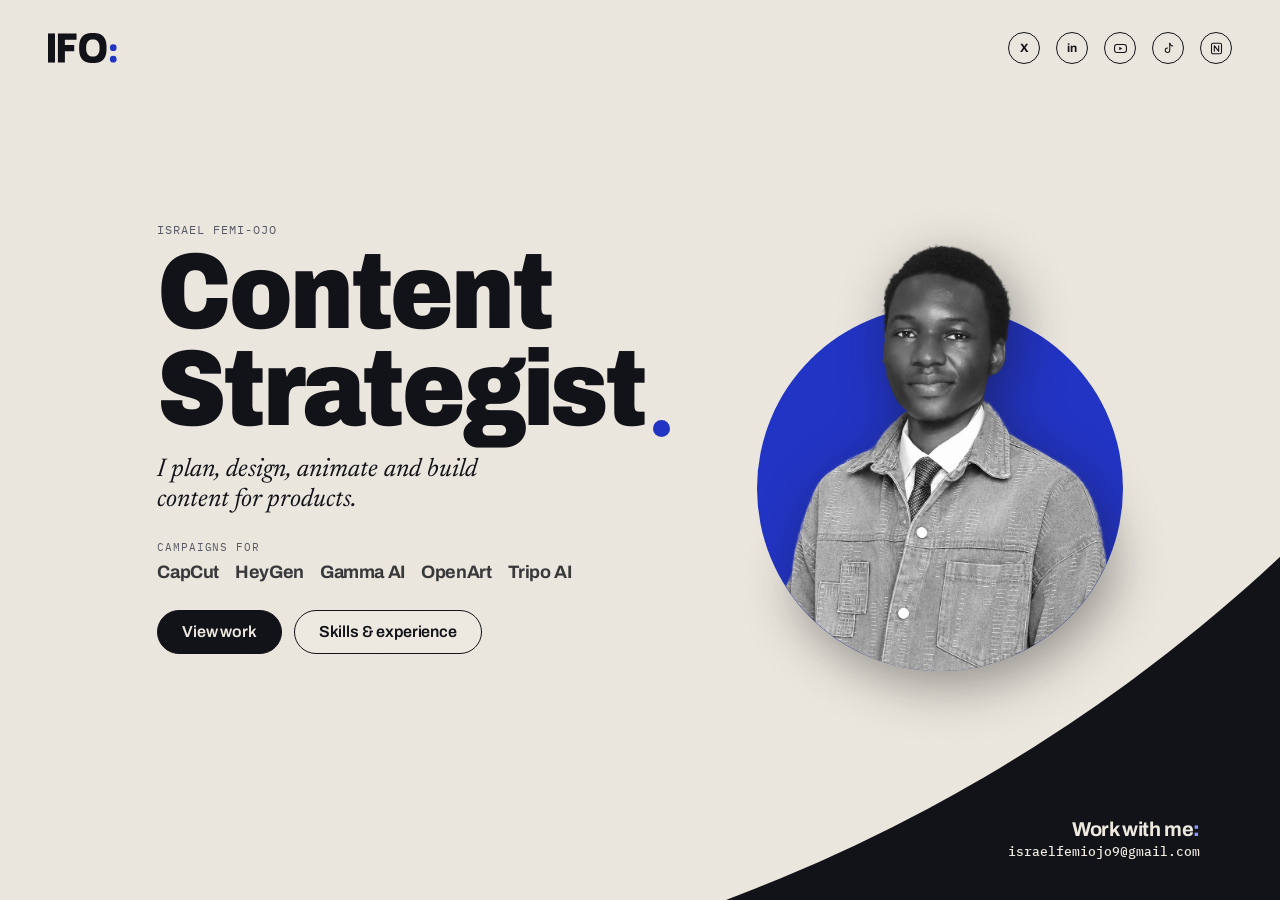
<file: index.html>
<!doctype html><html lang="en"><head><meta charset="utf-8">
<meta name="viewport" content="width=device-width,initial-scale=1,viewport-fit=cover">
<title>Israel Femi-Ojo | Content Strategist</title>
<meta name="description" content="Israel Femi-Ojo plans, designs, animates and builds content for products. View selected work and experience.">
<link rel="canonical" href="https://israelfemiojo.github.io/israel-femi-ojo-portfolio/">
<meta property="og:type" content="website">
<meta property="og:site_name" content="Israel Femi-Ojo">
<meta property="og:title" content="Israel Femi-Ojo | Content Strategist">
<meta property="og:description" content="Israel Femi-Ojo plans, designs, animates and builds content for products. View selected work and experience.">
<meta property="og:url" content="https://israelfemiojo.github.io/israel-femi-ojo-portfolio/">
<meta property="og:image" content="https://israelfemiojo.github.io/israel-femi-ojo-portfolio/portfolio-preview.jpg">
<meta property="og:image:secure_url" content="https://israelfemiojo.github.io/israel-femi-ojo-portfolio/portfolio-preview.jpg">
<meta property="og:image:type" content="image/jpeg">
<meta property="og:image:width" content="1200">
<meta property="og:image:height" content="630">
<meta property="og:image:alt" content="Israel Femi-Ojo on the IFO: blue dot.">
<meta name="twitter:card" content="summary_large_image">
<meta name="twitter:site" content="@israelfemiojo">
<meta name="twitter:creator" content="@israelfemiojo">
<meta name="twitter:title" content="Israel Femi-Ojo | Content Strategist">
<meta name="twitter:description" content="Israel Femi-Ojo plans, designs, animates and builds content for products. View selected work and experience.">
<meta name="twitter:image" content="https://israelfemiojo.github.io/israel-femi-ojo-portfolio/portfolio-preview.jpg">
<meta name="twitter:image:alt" content="Israel Femi-Ojo on the IFO: blue dot.">
<link rel="icon" href="favicon.ico" sizes="32x32">
<link rel="icon" href="icon.svg" type="image/svg+xml">
<link rel="apple-touch-icon" href="apple-touch-icon.png">
<link rel="manifest" href="site.webmanifest">
<meta name="theme-color" content="#EDE9E0">
<link rel="preconnect" href="https://fonts.googleapis.com">
<link href="https://fonts.googleapis.com/css2?family=Archivo:wdth,wght@62..125,400..900&family=Newsreader:ital,opsz,wght@0,6..72,400;1,6..72,400&family=IBM+Plex+Mono:wght@500&display=swap" rel="stylesheet">
<style>
  :root{
    --ink:#121318; --muted:#585A64; --paper:#EDE9E0; --line:#C9C4B8;
    --glass:rgba(255,255,255,.62); --r-pill:999px; --r-card:18px;
    --pad:20px; --dur:560ms; --ease:cubic-bezier(.2,.7,.2,1);
  }
  *{box-sizing:border-box;margin:0;padding:0}
  html,body{height:100%;background:var(--paper);color:var(--ink);
    font-family:"Instrument Sans","Liberation Sans",Arial,sans-serif;-webkit-font-smoothing:antialiased;overflow:hidden}
  a{color:inherit;text-decoration:none}
  a:focus-visible,button:focus-visible{outline:2px solid var(--ink);outline-offset:3px}
  h1:focus,.viewhead:focus{outline:none}

  /* the stage holds three full-screen views; only one is visible after a transition */
  .stage{position:relative;width:100%;height:100dvh;overflow:hidden;overflow:clip}
  .view{position:absolute;inset:0;background:var(--paper);
    transition:transform var(--dur) var(--ease),opacity var(--dur) var(--ease);will-change:transform}
  .view[data-pos="home"]{transform:translate(0,0)}
  .view[data-pos="below"]{transform:translate(0,100%)}
  .view[data-pos="right"]{transform:translate(100%,0)}
  .view[data-pos="above"]{transform:translate(0,-100%)}
  .view[data-pos="left"]{transform:translate(-100%,0)}
  .view[aria-hidden="true"]{pointer-events:none}
  @media (prefers-reduced-motion:reduce){
    .view{transition:none}
    .view[aria-hidden="true"]{opacity:0}
    .glass,.work-link,.home-intro .copy,.home-intro .figure,.home-intro .actions{
      animation:none!important;transition:none!important;opacity:1!important;transform:none!important}
    .js .skill-reveal{transition:none!important;opacity:1!important;transform:none!important}
  }

  .glass{-webkit-backdrop-filter:blur(14px) saturate(140%);backdrop-filter:blur(14px) saturate(140%);
    background:var(--glass);border:1px solid var(--line);
    box-shadow:inset 0 1px 0 rgba(255,255,255,.7),0 1px 2px rgba(0,0,0,.04);
    transition:background 160ms,transform 120ms}
  .glass:hover{background:rgba(255,255,255,.8)}
  .glass:active{transform:scale(.98);background:rgba(255,255,255,.9)}

  /* nav */
  .nav{position:absolute;top:0;left:0;right:0;height:64px;display:flex;align-items:center;justify-content:space-between;padding:0 var(--pad);z-index:5}
  .logo img{height:30px;display:block}
  .socials{display:flex;gap:8px}
  .icon{width:36px;height:36px;border-radius:var(--r-pill);display:grid;place-items:center;font-weight:600;font-size:14px}
  .icon svg{width:16px;height:16px;stroke:var(--ink);fill:none;stroke-width:1.6}

  /* HOME */
  #home .band{position:absolute;left:0;right:0;top:67%;bottom:0;background:var(--band)}
  .hero{position:absolute;left:0;right:0;top:110px;height:calc(67% - 110px)}
  .copy{position:absolute;left:var(--pad);bottom:46px;width:148px}
  .copy h1{font-size:30px;line-height:1.06;font-weight:600;letter-spacing:-.025em}
  .copy p{margin-top:16px;font-size:14px;line-height:1.42;color:var(--muted)}
  .figure{position:absolute;right:-4px;bottom:0;width:236px;display:flex;flex-direction:column;align-items:center}
  .figure img{width:236px;height:auto;display:block;-webkit-mask-image:linear-gradient(to bottom,#000 88%,transparent 100%);mask-image:linear-gradient(to bottom,#000 88%,transparent 100%)}
  .figure figcaption{margin-top:8px;font-family:"Instrument Serif",Georgia,serif;font-size:24px;font-weight:400;letter-spacing:-.01em;text-align:center;width:236px}
  .actions{position:absolute;left:var(--pad);right:var(--pad);top:67%;bottom:0;display:flex;flex-direction:column;justify-content:center;align-items:flex-start;gap:8px}
  .pill{padding:12px 16px;border-radius:var(--r-pill);font-size:16px;font-weight:500;letter-spacing:-.01em;display:inline-block}
  .home-credit{position:absolute;left:var(--pad);right:var(--pad);
    bottom:calc(12px + env(safe-area-inset-bottom));font-size:11px;line-height:1.4;
    font-weight:400;color:#585A64;text-align:center}

  @media (prefers-reduced-motion:no-preference){
    .home-intro #home[data-pos="home"] .copy{animation:hero-copy-enter 820ms var(--ease) 80ms both}
    .home-intro #home[data-pos="home"] .figure{animation:hero-portrait-enter 920ms var(--ease) 150ms both}
    .home-intro #home[data-pos="home"] .actions{animation:hero-actions-enter 520ms var(--ease) 680ms both}
  }
  @keyframes hero-copy-enter{
    from{opacity:0;transform:translateX(calc(-100% - 10vw))}
    to{opacity:1;transform:translateX(0)}
  }
  @keyframes hero-portrait-enter{
    from{opacity:0;transform:translateX(calc(100% + 10vw))}
    to{opacity:1;transform:translateX(0)}
  }
  @keyframes hero-actions-enter{
    from{opacity:0;transform:translateY(18px)}
    to{opacity:1;transform:translateY(0)}
  }

  /* WORK + SKILLS */
  .viewhead{position:absolute;top:120px;left:var(--pad);font-size:13px;color:var(--muted);font-weight:500}
  .back{position:absolute;left:max(var(--pad),env(safe-area-inset-left));bottom:max(28px,env(safe-area-inset-bottom));z-index:15}

  #work{background:var(--band);overflow:hidden}
  .work-shell{position:absolute;inset:0;display:flex;flex-direction:column;justify-content:center;
    align-items:center;padding:0 var(--pad)}
  .work-inner{width:100%;max-width:880px;margin:0 auto;display:flex;flex-direction:column;align-items:center;text-align:center}
  .work-title{font-size:13px;line-height:1.2;font-weight:500;color:var(--muted);margin-bottom:20px}
  .work-list{display:flex;flex-direction:column;align-items:center;gap:12px;list-style:none}
  .work-link{display:inline-flex;align-items:center;gap:16px;min-height:48px;padding:12px 16px;
    border-radius:var(--r-pill);font-size:20px;line-height:1.1;font-weight:500;letter-spacing:-.02em;
    cursor:pointer;touch-action:manipulation;border-color:rgba(0,0,0,.11);
    box-shadow:inset 0 1px 0 rgba(255,255,255,.86),0 5px 14px rgba(0,0,0,.055)}
  .work-number{font-size:11px;line-height:1;color:var(--muted);font-variant-numeric:tabular-nums;letter-spacing:0}
  .work-intro #work[data-pos="home"] .work-link{animation:work-drop 620ms cubic-bezier(.16,1,.3,1) 100ms both}
  .work-intro #work[data-pos="home"] li:nth-child(2) .work-link{animation-delay:160ms}
  .work-intro #work[data-pos="home"] li:nth-child(3) .work-link{animation-delay:220ms}
  .work-intro #work[data-pos="home"] li:nth-child(4) .work-link{animation-delay:280ms}
  @keyframes work-drop{
    0%{opacity:0;transform:translateY(-70px) scale(.95)}
    68%{opacity:1;transform:translateY(5px) scale(1.01)}
    100%{opacity:1;transform:translateY(0) scale(1)}
  }
  @media (hover:hover){
    .work-link:hover{transform:translateY(-2px);border-color:rgba(0,0,0,.17);
      box-shadow:inset 0 1px 0 rgba(255,255,255,.92),0 8px 20px rgba(0,0,0,.075)}
  }
  .work-link:active{transform:translateY(1px) scale(.985);box-shadow:inset 0 1px 2px rgba(0,0,0,.06),0 2px 6px rgba(0,0,0,.045)}

  #skills{overflow:hidden}
  #skills::before{content:"";position:absolute;left:0;right:0;top:48%;bottom:0;background:var(--band)}
  .skills-scroll{position:absolute;inset:64px 0 0;overflow-y:auto;overscroll-behavior:contain;scroll-behavior:smooth;
    padding:16px var(--pad) calc(112px + env(safe-area-inset-bottom));
    scroll-padding-bottom:calc(112px + env(safe-area-inset-bottom));scrollbar-width:thin}
  .skills-inner{width:100%;max-width:880px;margin:0 auto}
  .skills-page-title{font-size:13px;line-height:1.2;font-weight:500;color:var(--muted);margin-bottom:16px}
  .skills-block>h2,.experience-block>h2{font-family:"Instrument Serif",Georgia,serif;font-size:24px;
    line-height:1;font-weight:400;letter-spacing:-.015em;margin:0 0 8px}
  .skills-panel,.tools-panel,.experience-panel{border-radius:var(--r-card)}
  .skills-panel{padding:16px 16px}
  .skills-list{display:block;list-style:none;font-size:13px;line-height:1.62}
  .skills-list li{display:inline}
  .skills-list li:not(:last-child)::after{content:" · ";color:rgba(0,0,0,.34)}
  .tools-panel{display:grid;grid-template-columns:auto 1fr;gap:12px;align-items:start;margin-top:8px;padding:12px 16px}
  .tools-panel h2{font-size:12px;line-height:1.45;font-weight:600}
  .tools-panel p{font-size:13px;line-height:1.45;color:var(--muted)}
  .experience-block{margin-top:20px}
  .experience-panel{padding:4px 16px}
  .experience-entry{padding:16px 0}
  .experience-entry+.experience-entry{border-top:1px solid var(--line)}
  .experience-heading{display:flex;justify-content:space-between;align-items:flex-start;gap:12px}
  .experience-heading h3{font-size:13px;line-height:1.28;font-weight:600;letter-spacing:-.01em}
  .experience-heading time{flex:none;font-size:11px;line-height:1.4;color:var(--muted);white-space:nowrap}
  .experience-org{margin-top:2px;font-size:12px;line-height:1.35;color:var(--muted)}
  .experience-copy{margin-top:8px;font-size:12px;line-height:1.42;color:rgba(0,0,0,.68)}
  /* Outside the scroller: these controls stay at the bottom of the active view. */
  .skills-actions{position:absolute;left:max(var(--pad),env(safe-area-inset-left));
    right:max(var(--pad),env(safe-area-inset-right));bottom:max(28px,env(safe-area-inset-bottom));
    z-index:15;display:flex;align-items:center;justify-content:space-between;flex-wrap:wrap;gap:8px;
    pointer-events:none}
  .skills-actions a{pointer-events:auto}
  .skills-action{display:inline-flex;align-items:center;justify-content:center;min-height:44px;
    padding:8px 16px;border-radius:var(--r-pill);font-size:13px;font-weight:500;letter-spacing:-.01em}
  .js .skill-reveal{opacity:0;transform:translateY(30px);
    transition:opacity 520ms var(--ease),transform 680ms var(--ease);transition-delay:var(--reveal-delay,0ms)}
  .js .skill-reveal.is-revealed{opacity:1;transform:translateY(0)}
  .skills-block{--reveal-delay:40ms}
  .tools-panel{--reveal-delay:90ms}
  .experience-block{--reveal-delay:70ms}
  @media (max-width:374px){
    .figure{width:212px}
    .figure img{width:212px} .figure figcaption{width:212px;font-size:20px}
    .copy{width:140px} .copy h1{font-size:24px} .copy p{font-size:14px}
    .skills-scroll{padding-left:16px;padding-right:16px}
    .skills-list{font-size:12px}
    .experience-copy{font-size:12px}
    .work-shell{padding-left:16px;padding-right:16px}
    .work-link{font-size:18px;padding-left:16px;padding-right:16px}
  }

  /* ---------- wider than a phone: pull the hero into a centred column ---------- */
  @media (min-width:600px){
    :root{--pad:32px}
    .nav{height:80px}
    .logo img{height:34px}
    .icon{width:40px;height:40px}
    #home .band{top:70%}
    .hero{position:absolute;left:0;right:0;top:80px;height:calc(70% - 80px);
      display:grid;grid-template-columns:minmax(260px,1fr) auto;align-items:end;column-gap:40px;
      width:min(880px,100% - 2*var(--pad));margin:0 auto}
    .copy{position:static;width:auto;max-width:34ch;padding-bottom:56px}
    .copy h1{font-size:44px}
    .copy p{font-size:18px;margin-top:16px}
    .figure{position:static;width:auto;justify-self:end}
    .figure img{width:auto;height:clamp(320px,calc(70vh - 190px),520px)}
    .figure figcaption{width:auto;font-size:24px}
    .actions{flex-direction:row;align-items:center;justify-content:flex-start;gap:12px;left:0;right:0;top:70%;
      width:min(880px,100% - 2*var(--pad));margin:0 auto}
    .pill{padding:12px 24px;font-size:16px}
    .work-shell{inset:0;padding:0 var(--pad)}
    .work-title{font-size:14px;margin-bottom:24px}
    .work-list{gap:16px}
    .work-link{min-height:58px;padding:16px 24px;gap:16px;font-size:24px}
    .work-number{font-size:12px}
    .skills-scroll{inset:80px 0 0;padding-top:24px}
    .skills-page-title{font-size:14px;margin-bottom:16px}
    .skills-block>h2,.experience-block>h2{font-size:30px;margin-bottom:12px}
    .skills-panel{padding:20px 24px}
    .skills-list{font-size:14px;line-height:1.7}
    .tools-panel{grid-template-columns:74px 1fr;padding:16px 20px;margin-top:12px}
    .tools-panel h2,.tools-panel p{font-size:14px}
    .experience-block{margin-top:24px}
    .experience-panel{padding:2px 24px}
    .experience-entry{display:grid;grid-template-columns:minmax(220px,.85fr) minmax(280px,1.35fr);
      gap:24px;align-items:start;padding:16px 0}
    .experience-heading{display:block}
    .experience-heading h3{font-size:14px}
    .experience-heading time{display:block;margin-top:4px;font-size:12px}
    .experience-org{font-size:13px;margin-top:4px}
    .experience-copy{font-size:13px;line-height:1.45;margin-top:0}
    .skills-action{padding:12px 16px;font-size:14px}
  }
  @media (min-width:1024px){
    :root{--pad:48px}
    .nav{height:96px}
    .logo img{height:38px}
    .hero{width:min(1120px,100% - 2*var(--pad));column-gap:64px;top:96px;height:calc(70% - 96px)}
    .copy h1{font-size:60px}
    .copy p{font-size:20px;max-width:30ch}
    .copy{padding-bottom:64px}
    .figure img{height:clamp(380px,calc(70vh - 210px),640px)}
    .figure figcaption{font-size:30px}
    .actions{width:min(1120px,100% - 2*var(--pad))}
    .pill{padding:16px 24px;font-size:18px}
    .work-shell{inset:0;padding:0 var(--pad)}
    .work-inner{max-width:1000px}
    .work-title{margin-bottom:32px}
    .work-list{gap:16px}
    .work-link{min-height:66px;padding:16px 24px;gap:24px;font-size:30px}
    .work-number{font-size:13px}
    .skills-scroll{inset:96px 0 0;padding-top:24px}
    .skills-inner{max-width:1000px}
    .skills-page-title{margin-bottom:20px}
    .skills-block>h2,.experience-block>h2{font-size:30px}
    .skills-panel{padding:24px 24px}
    .skills-list{font-size:14px}
    .tools-panel{padding:16px 24px}
    .experience-panel{padding-left:24px;padding-right:24px}
    .experience-entry{grid-template-columns:minmax(250px,.85fr) minmax(360px,1.5fr);padding:20px 0}
  }

  /* ===== IFO: brand layer (paper, ink, ballpoint) ===== */
  :root{
    --ink:#121318; --muted:#585A64; --paper:#EDE9E0; --line:#C9C4B8;
    --ballpoint:#2234C4; --r-pill:0; --r-card:0;
    --shadow-label:5px 5px 0 #121318; --shadow-cutout:8px 14px 26px rgba(18,19,24,.42);
    --back:cubic-bezier(.34,1.4,.64,1);
  }
  html,body{font-family:"Archivo","Helvetica Neue",Arial,sans-serif;font-variation-settings:"wdth" 100}
  ::selection{background:var(--ballpoint);color:var(--paper)}

  /* glass is retired: every control is a square paper label with a hard print shadow */
  .glass{-webkit-backdrop-filter:none;backdrop-filter:none;background:var(--paper);border:1.5px solid var(--ink);
    box-shadow:var(--shadow-label);border-radius:0;
    transition:transform 160ms var(--ease),box-shadow 160ms var(--ease),background 160ms}
  @media (hover:hover){
    .glass:hover{background:var(--paper);transform:translate(-2px,-2px);box-shadow:7px 7px 0 var(--ink)}
  }
  .glass:active{transform:translate(4px,4px);box-shadow:1px 1px 0 var(--ink);background:var(--band)}
  .work-link,.work-link:hover,.work-link:active{border-color:var(--ink)}
  @media (hover:hover){.work-link:hover{box-shadow:7px 7px 0 var(--ink);transform:translate(-2px,-2px) rotate(-.6deg)}}
  .work-link:active{box-shadow:1px 1px 0 var(--ink);transform:translate(4px,4px)}
  .work-link{font-weight:700;letter-spacing:-.03em}
  .work-number{font-family:"IBM Plex Mono",ui-monospace,monospace;font-weight:500;color:var(--ballpoint)}
  .icon{border-radius:0;font-weight:700}
  .icon svg{stroke:var(--ink)}
  .skills-panel,.tools-panel,.experience-panel{background:var(--paper);box-shadow:none;border:1px solid var(--line)}
  .skills-panel:hover,.tools-panel:hover,.experience-panel:hover{transform:none;box-shadow:none}
  .skills-block>h2,.experience-block>h2{font-family:"Archivo",sans-serif;font-weight:800;letter-spacing:-.03em}
  .work-title,.skills-page-title,.viewhead{font-family:"IBM Plex Mono",ui-monospace,monospace;text-transform:uppercase;letter-spacing:.06em;font-size:12px}
  .skills-list li:not(:last-child)::after{color:var(--ballpoint)}

  /* wordmark */
  .logo{display:block}
  .wm{display:block;height:24px;width:auto;overflow:visible}
  .wm .letters *{fill:var(--ink)}
  .wm .d{fill:var(--ballpoint);transform-box:fill-box;transform-origin:center}
  @media (min-width:600px){.wm{height:28px}}
  @media (min-width:1024px){.wm{height:30px}}

  /* ===== HOME ===== */
  #home{background:var(--paper)}
  #home::after{content:"";position:absolute;inset:0;pointer-events:none;opacity:.35;mix-blend-mode:multiply;
    background-image:url("data:image/svg+xml,%3Csvg xmlns='http://www.w3.org/2000/svg' width='160' height='160'%3E%3Cfilter id='n'%3E%3CfeTurbulence type='fractalNoise' baseFrequency='.9' numOctaves='2' stitchTiles='stitch'/%3E%3CfeColorMatrix values='0 0 0 0 .07 0 0 0 0 .07 0 0 0 0 .09 0 0 0 .09 0'/%3E%3C/filter%3E%3Crect width='100%25' height='100%25' filter='url(%23n)'/%3E%3C/svg%3E")}
  .hero2{position:absolute;left:var(--pad);right:var(--pad);top:76px;bottom:132px;display:flex;flex-direction:column;align-items:center;justify-content:center;gap:16px}
  .disc-wrap{position:relative;width:min(70vw,34vh,320px);aspect-ratio:1;margin-top:12%;
    --tx:0px;--ty:0px}
  .disc{position:absolute;inset:0;border-radius:50%;background:var(--ballpoint);
    transform:translate(calc(var(--tx) * -.4),calc(var(--ty) * -.4));transition:transform 300ms var(--ease)}
  .portrait{position:absolute;inset:0;filter:drop-shadow(var(--shadow-cutout));
    transform:translate(var(--tx),var(--ty));transition:transform 300ms var(--ease)}
  .clip{position:absolute;left:0;right:0;bottom:0;top:-40%;clip-path:url(#headpop)}
  .clip img{position:absolute;left:50%;bottom:0;width:96%;height:auto;transform:translateX(-50%)}
  .copy2{width:100%;max-width:560px}
  .kicker{font-family:"IBM Plex Mono",ui-monospace,monospace;font-size:11px;letter-spacing:.08em;text-transform:uppercase;color:var(--muted)}
  .copy2 h1{margin-top:8px;font-size:clamp(40px,11.5vw,56px);line-height:.9;font-weight:900;letter-spacing:-.045em;
    font-variation-settings:"wdth" 72}
  .copy2 h1 .w{display:inline-block}
  .copy2 h1 .dot{color:var(--ballpoint)}
  .tail{margin-top:8px;font-family:"Newsreader",Georgia,serif;font-style:italic;font-size:20px;line-height:1.2;color:var(--ink);max-width:28ch}
  .proof{margin-top:8px}
  .actions2{margin-top:16px;display:flex;flex-wrap:wrap;gap:12px}
  .pill{padding:12px 16px;font-size:14px;font-weight:600;letter-spacing:-.01em}
  .strip{position:absolute;left:var(--pad);right:var(--pad);bottom:52px;display:flex;flex-wrap:wrap;gap:8px 16px;align-items:baseline;
    border-top:1px solid var(--line);padding-top:12px;font-size:13px;font-weight:600}
  .strip-label{font-family:"IBM Plex Mono",ui-monospace,monospace;font-size:11px;font-weight:500;letter-spacing:.08em;text-transform:uppercase;color:var(--muted)}
  .strip a{background:linear-gradient(var(--ballpoint),var(--ballpoint)) 0 100%/0 2px no-repeat;transition:background-size 260ms var(--ease)}
  @media (hover:hover){.strip a:hover{background-size:100% 2px}}
  .home-credit{color:var(--muted);text-align:left;font-family:"IBM Plex Mono",ui-monospace,monospace;font-size:11px;letter-spacing:.04em}
  @media (max-height:760px) and (max-width:599px){.strip{display:none}.hero2{bottom:40px}}

  @media (min-width:600px){
    .hero2{flex-direction:row-reverse;justify-content:space-between;align-items:center;gap:40px;
      left:50%;right:auto;width:min(1120px,100% - 2*var(--pad));transform:translateX(-50%);top:96px;bottom:120px}
    .disc-wrap{width:min(42vw,52vh,500px);margin-top:9%;flex:none}
    .copy2 h1{font-size:clamp(56px,8.4vw,112px)}
    .tail{font-size:clamp(20px,2vw,26px);margin-top:16px}
    .kicker{font-size:12px}
    .actions2{margin-top:28px}
    .pill{padding:12px 24px;font-size:16px}
    .strip{left:50%;right:auto;width:min(1120px,100% - 2*var(--pad));transform:translateX(-50%);bottom:56px;font-size:16px;gap:8px 28px}
    .home-credit{left:50%;right:auto;width:min(1120px,100% - 2*var(--pad));transform:translateX(-50%)}
  }

  /* ===== motion: logo assembles, words land, the dot opens and you pop out of it ===== */
  @media (prefers-reduced-motion:no-preference){
    .home-intro #home[data-pos="home"] .wm .letters{animation:wm-letters 620ms var(--ease) 380ms both}
    .home-intro #home[data-pos="home"] .wm .d1{animation:wm-dot 560ms var(--back) 80ms both}
    .home-intro #home[data-pos="home"] .wm .d2{animation:wm-dot 560ms var(--back) 220ms both}
    .home-intro #home[data-pos="home"] .disc{animation:disc-open 760ms var(--back) 260ms both}
    .home-intro #home[data-pos="home"] .clip img{animation:pop-up 820ms var(--back) 640ms both}
    .home-intro #home[data-pos="home"] .kicker{animation:fade-up 520ms var(--ease) 380ms both}
    .home-intro #home[data-pos="home"] h1 .w{animation:word-land 640ms var(--ease) both}
    .home-intro #home[data-pos="home"] h1 .w:nth-child(1){animation-delay:460ms}
    .home-intro #home[data-pos="home"] h1 .w:nth-child(2){animation-delay:600ms}
    .home-intro #home[data-pos="home"] .tail{animation:fade-up 560ms var(--ease) 900ms both}
    .home-intro #home[data-pos="home"] .proof{animation:fade-up 520ms var(--ease) 980ms both}
    .home-intro #home[data-pos="home"] .actions2{animation:fade-up 520ms var(--ease) 1060ms both}
    .home-intro #home[data-pos="home"] .strip{animation:fade-up 520ms var(--ease) 1200ms both}
  }
  @keyframes wm-letters{from{opacity:0;transform:translateX(-18px)}to{opacity:1;transform:none}}
  @keyframes wm-dot{from{opacity:0;transform:translateY(-40px) scale(.2)}to{opacity:1;transform:none}}
  @keyframes disc-open{from{transform:scale(.04)}to{transform:scale(1)}}
  @keyframes pop-up{from{transform:translate(-50%,62%)}to{transform:translate(-50%,0)}}
  @keyframes fade-up{from{opacity:0;transform:translateY(16px)}to{opacity:1;transform:none}}
  @keyframes word-land{from{opacity:0;transform:scale(1.35);filter:blur(6px)}to{opacity:1;transform:none;filter:none}}
  @media (prefers-reduced-motion:reduce){
    .disc,.portrait{transition:none!important;transform:none!important}
  }

  /* ===== v2: rounded, flat controls; the ballpoint dot is the hover signal ===== */
  .glass{border-radius:999px;background:transparent;border:1.5px solid var(--ink);box-shadow:none;
    transition:background 200ms var(--ease),color 200ms var(--ease),transform 160ms var(--ease)}
  .pill,.skills-action{display:inline-flex;align-items:center;gap:0}
  .pill::before,.skills-action::before{content:"";width:0;height:8px;border-radius:50%;background:var(--ballpoint);
    margin-right:0;transform:scale(0);transition:width 260ms var(--back),margin 260ms var(--back),transform 260ms var(--back)}
  .pill-primary{background:var(--ink);color:var(--paper)}
  .pill-primary::before{background:#8C98FF}
  @media (hover:hover){
    .glass:hover{background:transparent;transform:none;box-shadow:none}
    .pill-primary:hover{background:var(--ink)}
    .pill:hover::before,.skills-action:hover::before{width:8px;margin-right:8px;transform:scale(1)}
    .icon:hover{background:var(--ink);color:var(--paper)}
    .icon:hover svg{stroke:var(--paper)} .icon:hover svg .fill{fill:var(--paper)}
  }
  .glass:active{transform:scale(.96);box-shadow:none;background:var(--band)}
  .pill-primary:active{background:var(--ink-hover)}
  .icon{border-radius:50%;width:38px;height:38px;font-size:13px}
  .icon svg{width:17px;height:17px;stroke:var(--ink);fill:none;stroke-width:1.7;stroke-linecap:round;stroke-linejoin:round}
  .icon svg .fill{fill:var(--ink);stroke:none}
  .socials{gap:8px}
  @media (min-width:600px){.icon{width:42px;height:42px}}
  @media (max-width:420px){.socials{gap:4px}.icon{width:34px;height:34px;font-size:12px}.icon svg{width:15px;height:15px}}

  /* work list: plain big type, a pen line draws under the title on hover */
  .work-link,.work-link:hover,.work-link:active{background:none;border:0;box-shadow:none;border-radius:0;transform:none}
  .work-link{padding:8px 4px;min-height:0;font-weight:800;letter-spacing:-.04em;font-variation-settings:"wdth" 80;align-items:baseline}
  .work-link>span:last-child{background:linear-gradient(var(--ballpoint),var(--ballpoint)) 0 92%/0 4px no-repeat;
    transition:background-size 360ms var(--ease),color 200ms}
  @media (hover:hover){.work-link:hover>span:last-child{background-size:100% 4px}.work-link:hover{transform:none;box-shadow:none}}
  .work-link:active>span:last-child{color:var(--ballpoint)}
  .work-list{gap:4px;align-items:flex-start}
  .work-inner{align-items:flex-start;text-align:left;width:auto}
  .work-title{margin-left:4px}
  .work-number{min-width:2.4em}
  @media (min-width:600px){.work-link{font-size:38px}.work-list{gap:8px}}
  @media (min-width:1024px){.work-link{font-size:52px}}

  /* ===== v3: ballpoint scribble circle + the ink arc ===== */
  .scrib{position:relative;display:inline-block}
  .scrib>svg{position:absolute;left:-9%;top:-26%;width:118%;height:152%;overflow:visible;pointer-events:none}
  .scrib path{fill:none;stroke:var(--ballpoint);stroke-width:2.2;stroke-linecap:round;stroke-linejoin:round;
    stroke-dasharray:1 2;stroke-dashoffset:1.06;transition:stroke-dashoffset 520ms cubic-bezier(.5,0,.2,1)}
  @media (hover:hover){a:hover .scrib path,a:focus-visible .scrib path{stroke-dashoffset:0}}
  a:active .scrib path{stroke-dashoffset:0;transition-duration:300ms}
  .work-link>span:last-child{background:none!important}
  .strip a{background:none!important}
  .work-link .scrib path{stroke-width:2.4}

  .arc{position:absolute;border-radius:50%;--arc-d:0px;pointer-events:none;z-index:0;
    width:var(--arc-d);height:var(--arc-d);left:var(--arc-x);top:var(--arc-y);
    box-shadow:0 0 0 400vmax var(--arc-c,var(--ink))}
  #home{--arc-d:0px;--arc-x:0px;--arc-y:0px}
  #home .nav,#home .hero2,#home .strip,#home .home-credit{z-index:2}
  .hero2{z-index:2}
  @media (max-width:599px){#home .strip{display:none} .hero2{bottom:40px}}
  #home.arc-blue{--arc-c:var(--ballpoint)}
  @media (max-width:599px){#home .home-credit{max-width:46%;right:auto}}
  @media (min-width:600px){#home .strip{width:min(640px,52vw);transform:none;left:max(var(--pad),calc(50% - 560px))}}

  /* ===== v4: the ink corner carries the call to action ===== */
  .contact{position:absolute;right:var(--pad);bottom:calc(22px + env(safe-area-inset-bottom));z-index:2;text-align:right;color:var(--paper)}
  .contact-h{font-weight:800;font-size:24px;line-height:1;letter-spacing:-.035em}
  .contact-h b{color:#8C98FF;font-weight:800}
  .contact-mail{display:inline-block;margin-top:8px;font-family:"IBM Plex Mono",ui-monospace,monospace;font-size:13px;font-weight:500;color:var(--paper)}
  .contact-mail .scrib path{stroke:#8C98FF;stroke-width:2}
  .contact-credit{margin-top:8px;font-family:"IBM Plex Mono",ui-monospace,monospace;font-size:11px;letter-spacing:.03em;color:#585A64}
  @media (min-width:600px){
    .contact{right:max(var(--pad),calc(50% - 560px));bottom:40px}
    .contact-h{font-size:30px}
    .contact-mail{font-size:16px;margin-top:8px}
    .contact-credit{font-size:11px;margin-top:12px}
  }
  @media (prefers-reduced-motion:no-preference){
    .home-intro #home[data-pos="home"] .arc{animation:arc-in 900ms cubic-bezier(.2,.8,.2,1) 1150ms both}
    .home-intro #home[data-pos="home"] .contact{animation:fade-up 560ms var(--ease) 1650ms both}
  }
  @keyframes arc-in{from{transform:translate(28vw,34vh)}to{transform:none}}

  @media (max-width:599px){
    .contact-h{font-size:24px}
    .contact-mail{font-size:12px;margin-top:8px}
    .contact-credit{display:none}
    .hero2{gap:12px}
    .disc-wrap{width:min(68vw,30vh,300px)}
  }
  @media (max-width:599px) and (max-height:700px){
    .kicker{display:none}
    .copy2 h1{font-size:38px}
    .tail{font-size:16px;margin-top:8px}
    .actions2{margin-top:12px}
    .pill{padding:8px 16px;font-size:13px}
    .disc-wrap{width:min(60vw,26vh)}
  }

  @media (max-width:599px){#home .home-credit{display:none}}
  @media (min-width:600px){#home .home-credit{left:max(var(--pad),calc(50% - 560px));right:auto;width:auto;transform:none;bottom:22px}}

  /* the full stop is the brand dot: round, ballpoint blue */
  .copy2 h1 .dot{position:relative;color:transparent}
  .copy2 h1 .dot::after{content:"";position:absolute;left:.03em;bottom:.02em;width:.17em;height:.17em;border-radius:50%;background:var(--ballpoint)}

  /* real-font tuning */
  .copy2 h1{letter-spacing:-.03em;font-variation-settings:"wdth" 88}
  .copy2 h1 .dot::after{bottom:.1em;left:.07em;width:.16em;height:.16em}
  .contact-h{letter-spacing:-.025em}
  @media (max-width:599px){.copy2 h1{font-size:clamp(36px,10.4vw,48px)}}

  /* ===== v5: one smooth entrance, one paper ground, calm panels ===== */
  :root{--smooth:cubic-bezier(.16,1,.3,1)}
  @media (prefers-reduced-motion:no-preference){
    .home-intro #home[data-pos="home"] .disc-wrap{animation:hero-rise 1100ms var(--smooth) 120ms both}
    .home-intro #home[data-pos="home"] .disc{animation:none}
    .home-intro #home[data-pos="home"] .clip img{animation:portrait-settle 1100ms var(--smooth) 120ms both}
    .home-intro #home[data-pos="home"] .kicker{animation:soft-in 700ms var(--smooth) 220ms both}
    .home-intro #home[data-pos="home"] h1 .w{animation:soft-in 800ms var(--smooth) both}
    .home-intro #home[data-pos="home"] h1 .w:nth-child(1){animation-delay:300ms}
    .home-intro #home[data-pos="home"] h1 .w:nth-child(2){animation-delay:390ms}
    .home-intro #home[data-pos="home"] .tail{animation:soft-in 800ms var(--smooth) 520ms both}
    .home-intro #home[data-pos="home"] .proof{animation:soft-in 800ms var(--smooth) 570ms both}
    .home-intro #home[data-pos="home"] .actions2{animation:soft-in 800ms var(--smooth) 620ms both}
    .home-intro #home[data-pos="home"] .strip{animation:soft-in 800ms var(--smooth) 720ms both}
    .home-intro #home[data-pos="home"] .arc{animation:arc-glide 1300ms var(--smooth) 380ms both}
    .home-intro #home[data-pos="home"] .contact{animation:soft-in 800ms var(--smooth) 900ms both}
    .home-intro #home[data-pos="home"] .home-credit{animation:soft-in 800ms var(--smooth) 760ms both}
  }
  /* the dot and the portrait arrive together as one piece */
  @keyframes hero-rise{from{opacity:0;transform:translateY(28px) scale(.96)}to{opacity:1;transform:none}}
  /* inside the dot, the portrait eases up a touch further, so the head clears the edge in the same motion */
  @keyframes portrait-settle{from{transform:translate(-50%,7%)}to{transform:translate(-50%,0)}}
  @keyframes soft-in{from{opacity:0;transform:translateY(14px)}to{opacity:1;transform:none}}
  @keyframes arc-glide{from{opacity:0;transform:translate(6vw,8vh)}to{opacity:1;transform:none}}

  /* one ground colour everywhere */
  #work{background:var(--paper)}
  #skills::before{display:none}
  #home .band{display:none}

  /* skills and experience panels: flat paper cards, not pills */
  .skills-panel.glass,.tools-panel.glass,.experience-panel.glass{border-radius:6px;border:1px solid var(--line);background:var(--paper);box-shadow:none}
  .skills-panel.glass:hover,.tools-panel.glass:hover,.experience-panel.glass:hover,
  .skills-panel.glass:active,.tools-panel.glass:active,.experience-panel.glass:active{border-radius:6px;transform:none;background:var(--paper);box-shadow:none}
  .fonts-wait #home{visibility:hidden}
  .skills-action.glass,.back.glass{background:var(--paper)}
  @media (hover:hover){.skills-action.glass:hover,.back.glass:hover{background:var(--paper)}}

  /* bottom of home: scale with the screen, footnote stays a footnote */
  @media (min-width:600px){
    .contact-h{font-size:clamp(22px,2.6vw,34px)}
    .contact-mail{font-size:clamp(12px,1.1vw,15px);margin-top:8px}
    #home .strip{font-size:clamp(13px,1.15vw,15px);gap:8px 20px;padding-top:8px}
    #home .home-credit{font-size:11px;letter-spacing:.03em;opacity:.8;white-space:nowrap}
  }
  @media (min-width:600px) and (max-height:820px){
    .copy2 h1{font-size:clamp(48px,min(8.4vw,11vh),112px)}
    .disc-wrap{width:min(42vw,46vh,500px)}
    .actions2{margin-top:20px}
  }
  #home .nav{z-index:3}
  .hero2{justify-content:safe center}
  @media (max-width:599px){
    .contact-h{font-size:clamp(17px,4.8vw,22px)}
    .contact-mail{font-size:clamp(10.5px,2.9vw,12px);margin-top:4px}
  }

  /* ===== floating objects: Work and Skills only, behind everything, never competing with text ===== */
  .floaters{position:absolute;inset:0;overflow:hidden;pointer-events:none;z-index:0}
  #work .work-shell,#skills .skills-scroll,#skills .skills-actions,#work .back{z-index:2}
  #work .work-shell,#skills .skills-scroll{position:absolute}
  .fl{position:absolute;width:var(--w);height:auto;opacity:.72;filter:blur(.4px) drop-shadow(10px 16px 20px rgba(18,19,24,.24));
    transform:rotate(var(--r));will-change:transform}
  @media (prefers-reduced-motion:no-preference){
    .fl{animation:zero-g var(--dur) ease-in-out var(--delay) infinite}
  }
  /* zero gravity: a slow drift and a gentle turn, never a bounce */
  @keyframes zero-g{
    0%{transform:translate(0,0) rotate(var(--r))}
    33%{transform:translate(calc(var(--dx)*.6),var(--dy)) rotate(calc(var(--r) + var(--dr)))}
    66%{transform:translate(var(--dx),calc(var(--dy)*.3)) rotate(calc(var(--r) - var(--dr)*.5))}
    100%{transform:translate(0,0) rotate(var(--r))}
  }
  /* phones: fewer, smaller, fainter, and tucked half off the edges so text stays clean */
  @media (max-width:759px){
    .fl{opacity:.26;filter:blur(1px);width:calc(var(--w)*.5)}
    .fl.m-hide{display:none}
    #work .fl[style*="left:"],#skills .fl[style*="left:"]{left:4%!important}
    #work .fl[style*="right:"],#skills .fl[style*="right:"]{right:5%!important}
  }

  .skill-groups{margin:0}
  .skill-groups>div+div{margin-top:16px;padding-top:16px;border-top:1px solid var(--line)}
  .skill-groups dt{font-family:"IBM Plex Mono",ui-monospace,monospace;font-size:11px;letter-spacing:.06em;text-transform:uppercase;color:var(--ballpoint);margin-bottom:8px}
  .skill-groups dd{margin:0;font-size:13px;line-height:1.62}
  @media (min-width:600px){.skill-groups dd{font-size:14px}.skill-groups>div{display:grid;grid-template-columns:150px 1fr;gap:16px}.skill-groups dt{margin:4px 0 0}}
  .experience-copy a{text-decoration:underline;text-decoration-color:var(--ballpoint);text-underline-offset:3px}
  /* calm buttons: no hover dot, just a quiet fill */
  .pill::before,.skills-action::before{content:none;display:none}
  .glass{transition:background 180ms var(--ease),color 180ms var(--ease),transform 120ms var(--ease)}
  @media (hover:hover){
    .pill:hover,.skills-action:hover{background:var(--paper-hover)}
    .pill-primary:hover{background:var(--ink-hover)}
  }
  .glass:active{transform:scale(.98)}
  /* outline buttons sit on solid paper so text scrolling behind them never shows through */
  .pill:not(.pill-primary),.skills-action{background:var(--paper)}
  /* proof: a quiet brand row, like a logo bar but in type */
  .proof{display:flex;flex-direction:column;gap:8px;margin-top:16px;max-width:none}
  .proof-label{font-family:"IBM Plex Mono",ui-monospace,monospace;font-size:11px;letter-spacing:.08em;text-transform:uppercase;color:var(--muted)}
  .proof-names{display:flex;flex-wrap:wrap;gap:4px 16px}
  .proof-names b{font-family:"Archivo",system-ui,sans-serif;font-weight:700;font-size:16px;letter-spacing:-.02em;color:var(--ink);opacity:.82;white-space:nowrap}
  @media (min-width:1024px){.proof-names b{font-size:18px}.proof{margin-top:24px}}
  @media (max-width:599px){.proof{margin-top:12px;gap:4px}.proof-names{gap:2px 16px}.proof-names b{font-size:13px}}
  @media (max-width:359px){.proof-names b:nth-child(5){display:none}}
  /* calm entrance: three moves - portrait, text block, corner */
  @media (prefers-reduced-motion:no-preference){
    .home-intro #home[data-pos="home"] :is(.kicker,h1 .w,.tail,.proof,.actions2){animation:none}
    .home-intro #home[data-pos="home"] .copy2{animation:soft-in 900ms var(--smooth) 280ms both}
    .home-intro #home[data-pos="home"] :is(.strip,.home-credit){animation:soft-in 900ms var(--smooth) 520ms both}
    .home-intro #home[data-pos="home"] .arc{animation:arc-glide 1300ms var(--smooth) 520ms both}
    .home-intro #home[data-pos="home"] .contact{animation:soft-in 900ms var(--smooth) 760ms both}
  }
  /* lighter header icons: small circles, full-size tap areas (44px) */
  .socials{gap:16px!important;align-items:center}
  .socials .icon{position:relative;width:30px!important;height:30px!important;font-size:11px!important;border-width:1.2px}
  .socials .icon svg{width:14px!important;height:14px!important}
  .socials .icon::after{content:"";position:absolute;inset:-7px;border-radius:50%}
  @media (min-width:1024px){.socials{gap:16px!important}.socials .icon{width:32px!important;height:32px!important;font-size:12px!important}.socials .icon svg{width:15px!important;height:15px!important}.socials .icon::after{inset:-6px}}
  /* intro: small images inside the sentence */
  .intro-block{margin:8px 0 40px}
  .intro-line{font-family:"Newsreader",Georgia,serif;font-size:24px;line-height:1.45;letter-spacing:-.01em;color:var(--ink);max-width:30ch}
  .intro-line .inl{display:inline-block;width:2.2em;height:1.375em;object-fit:cover;border-radius:6px;vertical-align:-.36em;margin:0 .1em;border:1px solid var(--line);background:#fff}
  @media (min-width:768px){.intro-line{font-size:32px;max-width:28ch}}
  @media (min-width:1024px){.intro-line{font-size:38px}.intro-block{margin-bottom:56px}}
  /* how I work: four steps, revealed one at a time as you scroll */
  .process-block{margin-bottom:40px}
  .process{list-style:none;display:grid;gap:12px}
  .process li{display:grid;grid-template-columns:40px 1fr;column-gap:12px;row-gap:4px;padding:14px 0}
  .process li:nth-child(2){--reveal-delay:90ms}.process li:nth-child(3){--reveal-delay:180ms}.process li:nth-child(4){--reveal-delay:270ms}
  .process .step-n{grid-row:span 2;font-family:"IBM Plex Mono",ui-monospace,monospace;font-size:12px;color:var(--ballpoint);padding-top:5px}
  .process h3{font-family:"Archivo",system-ui,sans-serif;font-weight:700;font-size:20px;letter-spacing:-.02em;line-height:1.2}
  .process p{font-size:15px;line-height:1.5;color:var(--muted);max-width:52ch}
  @media (min-width:900px){.process{grid-template-columns:repeat(4,1fr);gap:24px}.process li{grid-template-columns:1fr}.process .step-n{grid-row:auto}}
  /* floating objects step back while they sit over text */
  .fl{transition:opacity 420ms var(--ease)}
  .fl.over-text{opacity:.06!important}
  /* quieter contact: a small sign-off in the corner, not a second headline */
  .contact-h{font-size:18px!important;font-weight:700;letter-spacing:-.02em}
  .contact-mail{font-size:12px!important;margin-top:4px!important}
  @media (min-width:1024px){.contact-h{font-size:20px!important}.contact-mail{font-size:13px!important}}
  @media (max-width:599px){.contact-h{font-size:16px!important}.contact-mail{font-size:11px!important;margin-top:4px!important}}
</style><link rel="stylesheet" href="ifo-base.css">
</head><body class="home-intro">
<main class="stage" id="stage">

  <section class="view" id="home" data-pos="home" aria-label="Home">
    <nav class="nav">
      <a class="logo" href="#home" aria-label="IFO: home"><svg class="wm" viewBox="0 -1.5 235.5 103" role="img" aria-label="IFO:"><g class="letters"><rect x="0" y="0" width="24" height="100" fill="#121318"/><path fill="#121318" d="M34 0H98V22H58V40H90V61H58V100H34Z"/><path fill="#121318" fill-rule="evenodd" d="M201.00 50.00L200.97 54.27L200.89 57.27L200.75 59.92L200.55 62.36L200.30 64.65L200.00 66.82L199.64 68.89L199.22 70.87L198.75 72.77L198.22 74.60L197.64 76.36L197.01 78.05L196.32 79.69L195.58 81.26L194.78 82.77L193.93 84.22L193.03 85.61L192.07 86.95L191.06 88.23L190.00 89.45L188.89 90.61L187.72 91.72L186.50 92.76L185.23 93.75L183.90 94.68L182.53 95.56L181.09 96.37L179.60 97.13L178.06 97.82L176.45 98.46L174.78 99.03L173.04 99.55L171.24 100.01L169.35 100.40L167.37 100.74L165.28 101.01L163.05 101.23L160.63 101.38L157.90 101.47L154.00 101.50L150.10 101.47L147.37 101.38L144.95 101.23L142.72 101.01L140.63 100.74L138.65 100.40L136.76 100.01L134.96 99.55L133.22 99.03L131.55 98.46L129.94 97.82L128.40 97.13L126.91 96.37L125.47 95.56L124.10 94.68L122.77 93.75L121.50 92.76L120.28 91.72L119.11 90.61L118.00 89.45L116.94 88.23L115.93 86.95L114.97 85.61L114.07 84.22L113.22 82.77L112.42 81.26L111.68 79.69L110.99 78.05L110.36 76.36L109.78 74.60L109.25 72.77L108.78 70.87L108.36 68.89L108.00 66.82L107.70 64.65L107.45 62.36L107.25 59.92L107.11 57.27L107.03 54.27L107.00 50.00L107.03 45.73L107.11 42.73L107.25 40.08L107.45 37.64L107.70 35.35L108.00 33.18L108.36 31.11L108.78 29.13L109.25 27.23L109.78 25.40L110.36 23.64L110.99 21.95L111.68 20.31L112.42 18.74L113.22 17.23L114.07 15.78L114.97 14.39L115.93 13.05L116.94 11.77L118.00 10.55L119.11 9.39L120.28 8.28L121.50 7.24L122.77 6.25L124.10 5.32L125.47 4.44L126.91 3.63L128.40 2.87L129.94 2.18L131.55 1.54L133.22 0.97L134.96 0.45L136.76 -0.01L138.65 -0.40L140.63 -0.74L142.72 -1.01L144.95 -1.23L147.37 -1.38L150.10 -1.47L154.00 -1.50L157.90 -1.47L160.63 -1.38L163.05 -1.23L165.28 -1.01L167.37 -0.74L169.35 -0.40L171.24 -0.01L173.04 0.45L174.78 0.97L176.45 1.54L178.06 2.18L179.60 2.87L181.09 3.63L182.53 4.44L183.90 5.32L185.23 6.25L186.50 7.24L187.72 8.28L188.89 9.39L190.00 10.55L191.06 11.77L192.07 13.05L193.03 14.39L193.93 15.78L194.78 17.23L195.58 18.74L196.32 20.31L197.01 21.95L197.64 23.64L198.22 25.40L198.75 27.23L199.22 29.13L199.64 31.11L200.00 33.18L200.30 35.35L200.55 37.64L200.75 40.08L200.89 42.73L200.97 45.73Z M177.00 50.00L176.99 51.99L176.94 53.54L176.87 54.95L176.76 56.29L176.63 57.56L176.47 58.78L176.28 59.95L176.06 61.09L175.81 62.19L175.53 63.25L175.23 64.28L174.89 65.28L174.53 66.24L174.14 67.17L173.72 68.08L173.28 68.95L172.80 69.78L172.31 70.59L171.78 71.36L171.23 72.10L170.65 72.81L170.05 73.48L169.42 74.12L168.77 74.72L168.09 75.29L167.39 75.83L166.66 76.33L165.91 76.80L165.13 77.22L164.33 77.62L163.50 77.97L162.64 78.29L161.76 78.57L160.84 78.82L159.89 79.03L158.90 79.20L157.86 79.33L156.76 79.42L155.55 79.48L154.00 79.50L152.45 79.48L151.24 79.42L150.14 79.33L149.10 79.20L148.11 79.03L147.16 78.82L146.24 78.57L145.36 78.29L144.50 77.97L143.67 77.62L142.87 77.22L142.09 76.80L141.34 76.33L140.61 75.83L139.91 75.29L139.23 74.72L138.58 74.12L137.95 73.48L137.35 72.81L136.77 72.10L136.22 71.36L135.69 70.59L135.20 69.78L134.72 68.95L134.28 68.08L133.86 67.17L133.47 66.24L133.11 65.28L132.77 64.28L132.47 63.25L132.19 62.19L131.94 61.09L131.72 59.95L131.53 58.78L131.37 57.56L131.24 56.29L131.13 54.95L131.06 53.54L131.01 51.99L131.00 50.00L131.01 48.01L131.06 46.46L131.13 45.05L131.24 43.71L131.37 42.44L131.53 41.22L131.72 40.05L131.94 38.91L132.19 37.81L132.47 36.75L132.77 35.72L133.11 34.72L133.47 33.76L133.86 32.83L134.28 31.92L134.72 31.05L135.20 30.22L135.69 29.41L136.22 28.64L136.77 27.90L137.35 27.19L137.95 26.52L138.58 25.88L139.23 25.28L139.91 24.71L140.61 24.17L141.34 23.67L142.09 23.20L142.87 22.78L143.67 22.38L144.50 22.03L145.36 21.71L146.24 21.43L147.16 21.18L148.11 20.97L149.10 20.80L150.14 20.67L151.24 20.58L152.45 20.52L154.00 20.50L155.55 20.52L156.76 20.58L157.86 20.67L158.90 20.80L159.89 20.97L160.84 21.18L161.76 21.43L162.64 21.71L163.50 22.03L164.33 22.38L165.13 22.78L165.91 23.20L166.66 23.67L167.39 24.17L168.09 24.71L168.77 25.28L169.42 25.88L170.05 26.52L170.65 27.19L171.23 27.90L171.78 28.64L172.31 29.41L172.80 30.22L173.28 31.05L173.72 31.92L174.14 32.83L174.53 33.76L174.89 34.72L175.23 35.72L175.53 36.75L175.81 37.81L176.06 38.91L176.28 40.05L176.47 41.22L176.63 42.44L176.76 43.71L176.87 45.05L176.94 46.46L176.99 48.01Z"/></g><circle class="d d1" cx="224" cy="49" r="11.5" fill="#2234C4"/><circle class="d d2" cx="224" cy="88.5" r="11.5" fill="#2234C4"/></svg></a>
      <div class="socials">
        <a class="glass icon" href="https://x.com/israelfemiojo" target="_blank" rel="noopener" aria-label="X">X</a>
        <a class="glass icon" href="https://www.linkedin.com/in/israelfemiojo" target="_blank" rel="noopener" aria-label="LinkedIn">in</a>
        <a class="glass icon" href="https://www.youtube.com/@aiwithizzy" target="_blank" rel="noopener" aria-label="YouTube"><svg viewBox="0 0 24 24"><rect x="2.5" y="5.5" width="19" height="13" rx="4"/><path class="fill" d="M10 9.2v5.6l4.8-2.8z"/></svg></a>
        <a class="glass icon" href="https://www.tiktok.com/@israelfemiojo1" target="_blank" rel="noopener" aria-label="TikTok"><svg viewBox="0 0 24 24"><path d="M14 3.5v11.2a3.6 3.6 0 1 1-3.6-3.6"/><path d="M14 3.5c.4 2.6 2.2 4.3 4.8 4.5"/></svg></a>
        <a class="glass icon" href="https://funky-oxygen-fc5.notion.site/Israel-Femi-Ojo-3c50af4e5e0380e4b6e2f5c7c9c7a239" target="_blank" rel="noopener" aria-label="Notion profile"><svg viewBox="0 0 24 24"><rect x="4" y="3.5" width="16" height="17" rx="2.5"/><path d="M8.5 16.5V7.5l7 9V7.5"/></svg></a>
      </div>
    </nav>
    <div class="arc" aria-hidden="true"></div>
    <div class="hero2">
      <div class="disc-wrap" aria-hidden="true">
        <div class="disc"></div>
        <div class="portrait"><div class="clip"><img src="assets/israel-portrait-bw.webp" alt="" width="900" height="1099" decoding="async" fetchpriority="high"></div></div>
      </div>
      <div class="copy2">
        <p class="kicker">Israel Femi-Ojo</p>
        <h1><span class="w">Content</span> <span class="w">Strategist<b class="dot">.</b></span></h1>
        <p class="tail">I plan, design, animate and build content for products.</p>
        <p class="proof"><span class="proof-label">Campaigns for</span><span class="proof-names"><b>CapCut</b><b>HeyGen</b><b>Gamma AI</b><b>OpenArt</b><b>Tripo AI</b></span></p>
        <div class="actions2">
          <a class="glass pill pill-primary" href="#work">View work</a>
          <a class="glass pill" href="#skills">Skills &amp; experience</a>
        </div>
      </div>
    </div>
    <div class="contact">
      <p class="contact-h">Work with me<b>:</b></p>
      <a class="contact-mail" href="mailto:israelfemiojo9@gmail.com">israelfemiojo9@gmail.com</a>
    </div>
    <svg width="0" height="0" style="position:absolute"><clipPath id="headpop" clipPathUnits="objectBoundingBox"><rect x="0" y="0" width="1" height=".6429"/><ellipse cx=".5" cy=".6429" rx=".5" ry=".3571"/></clipPath></svg>
  </section>

  <section class="view" id="work" data-pos="below" aria-hidden="true" aria-label="Selected work" inert>
    <div class="floaters" aria-hidden="true"><img class="fl " src="assets/float/controller.webp" alt="" style="left:6%;top:16%;--w:150px;--r:-18deg;--dur:17s;--delay:-3s;--dx:14px;--dy:-22px;--dr:6deg" loading="lazy" decoding="async"><img class="fl m-hide" src="assets/float/bible.webp" alt="" style="left:9%;top:62%;--w:120px;--r:12deg;--dur:21s;--delay:-8s;--dx:-10px;--dy:18px;--dr:-4deg" loading="lazy" decoding="async"><img class="fl m-hide" src="assets/float/pencil.webp" alt="" style="left:30%;top:84%;--w:70px;--r:38deg;--dur:19s;--delay:-5s;--dx:18px;--dy:-12px;--dr:8deg" loading="lazy" decoding="async"><img class="fl " src="assets/float/laptop.webp" alt="" style="right:7%;top:14%;--w:190px;--r:8deg;--dur:23s;--delay:-11s;--dx:-16px;--dy:20px;--dr:-5deg" loading="lazy" decoding="async"><img class="fl " src="assets/float/phone.webp" alt="" style="right:10%;top:58%;--w:95px;--r:-14deg;--dur:18s;--delay:-2s;--dx:12px;--dy:-18px;--dr:7deg" loading="lazy" decoding="async"><img class="fl m-hide" src="assets/float/book.webp" alt="" style="right:30%;top:82%;--w:100px;--r:20deg;--dur:25s;--delay:-14s;--dx:-14px;--dy:-16px;--dr:-6deg" loading="lazy" decoding="async"></div>
    <nav class="nav"><a class="logo" href="#home" aria-label="Home"><svg class="wm" viewBox="0 -1.5 235.5 103" role="img" aria-label="IFO:"><g class="letters"><rect x="0" y="0" width="24" height="100" fill="#121318"/><path fill="#121318" d="M34 0H98V22H58V40H90V61H58V100H34Z"/><path fill="#121318" fill-rule="evenodd" d="M201.00 50.00L200.97 54.27L200.89 57.27L200.75 59.92L200.55 62.36L200.30 64.65L200.00 66.82L199.64 68.89L199.22 70.87L198.75 72.77L198.22 74.60L197.64 76.36L197.01 78.05L196.32 79.69L195.58 81.26L194.78 82.77L193.93 84.22L193.03 85.61L192.07 86.95L191.06 88.23L190.00 89.45L188.89 90.61L187.72 91.72L186.50 92.76L185.23 93.75L183.90 94.68L182.53 95.56L181.09 96.37L179.60 97.13L178.06 97.82L176.45 98.46L174.78 99.03L173.04 99.55L171.24 100.01L169.35 100.40L167.37 100.74L165.28 101.01L163.05 101.23L160.63 101.38L157.90 101.47L154.00 101.50L150.10 101.47L147.37 101.38L144.95 101.23L142.72 101.01L140.63 100.74L138.65 100.40L136.76 100.01L134.96 99.55L133.22 99.03L131.55 98.46L129.94 97.82L128.40 97.13L126.91 96.37L125.47 95.56L124.10 94.68L122.77 93.75L121.50 92.76L120.28 91.72L119.11 90.61L118.00 89.45L116.94 88.23L115.93 86.95L114.97 85.61L114.07 84.22L113.22 82.77L112.42 81.26L111.68 79.69L110.99 78.05L110.36 76.36L109.78 74.60L109.25 72.77L108.78 70.87L108.36 68.89L108.00 66.82L107.70 64.65L107.45 62.36L107.25 59.92L107.11 57.27L107.03 54.27L107.00 50.00L107.03 45.73L107.11 42.73L107.25 40.08L107.45 37.64L107.70 35.35L108.00 33.18L108.36 31.11L108.78 29.13L109.25 27.23L109.78 25.40L110.36 23.64L110.99 21.95L111.68 20.31L112.42 18.74L113.22 17.23L114.07 15.78L114.97 14.39L115.93 13.05L116.94 11.77L118.00 10.55L119.11 9.39L120.28 8.28L121.50 7.24L122.77 6.25L124.10 5.32L125.47 4.44L126.91 3.63L128.40 2.87L129.94 2.18L131.55 1.54L133.22 0.97L134.96 0.45L136.76 -0.01L138.65 -0.40L140.63 -0.74L142.72 -1.01L144.95 -1.23L147.37 -1.38L150.10 -1.47L154.00 -1.50L157.90 -1.47L160.63 -1.38L163.05 -1.23L165.28 -1.01L167.37 -0.74L169.35 -0.40L171.24 -0.01L173.04 0.45L174.78 0.97L176.45 1.54L178.06 2.18L179.60 2.87L181.09 3.63L182.53 4.44L183.90 5.32L185.23 6.25L186.50 7.24L187.72 8.28L188.89 9.39L190.00 10.55L191.06 11.77L192.07 13.05L193.03 14.39L193.93 15.78L194.78 17.23L195.58 18.74L196.32 20.31L197.01 21.95L197.64 23.64L198.22 25.40L198.75 27.23L199.22 29.13L199.64 31.11L200.00 33.18L200.30 35.35L200.55 37.64L200.75 40.08L200.89 42.73L200.97 45.73Z M177.00 50.00L176.99 51.99L176.94 53.54L176.87 54.95L176.76 56.29L176.63 57.56L176.47 58.78L176.28 59.95L176.06 61.09L175.81 62.19L175.53 63.25L175.23 64.28L174.89 65.28L174.53 66.24L174.14 67.17L173.72 68.08L173.28 68.95L172.80 69.78L172.31 70.59L171.78 71.36L171.23 72.10L170.65 72.81L170.05 73.48L169.42 74.12L168.77 74.72L168.09 75.29L167.39 75.83L166.66 76.33L165.91 76.80L165.13 77.22L164.33 77.62L163.50 77.97L162.64 78.29L161.76 78.57L160.84 78.82L159.89 79.03L158.90 79.20L157.86 79.33L156.76 79.42L155.55 79.48L154.00 79.50L152.45 79.48L151.24 79.42L150.14 79.33L149.10 79.20L148.11 79.03L147.16 78.82L146.24 78.57L145.36 78.29L144.50 77.97L143.67 77.62L142.87 77.22L142.09 76.80L141.34 76.33L140.61 75.83L139.91 75.29L139.23 74.72L138.58 74.12L137.95 73.48L137.35 72.81L136.77 72.10L136.22 71.36L135.69 70.59L135.20 69.78L134.72 68.95L134.28 68.08L133.86 67.17L133.47 66.24L133.11 65.28L132.77 64.28L132.47 63.25L132.19 62.19L131.94 61.09L131.72 59.95L131.53 58.78L131.37 57.56L131.24 56.29L131.13 54.95L131.06 53.54L131.01 51.99L131.00 50.00L131.01 48.01L131.06 46.46L131.13 45.05L131.24 43.71L131.37 42.44L131.53 41.22L131.72 40.05L131.94 38.91L132.19 37.81L132.47 36.75L132.77 35.72L133.11 34.72L133.47 33.76L133.86 32.83L134.28 31.92L134.72 31.05L135.20 30.22L135.69 29.41L136.22 28.64L136.77 27.90L137.35 27.19L137.95 26.52L138.58 25.88L139.23 25.28L139.91 24.71L140.61 24.17L141.34 23.67L142.09 23.20L142.87 22.78L143.67 22.38L144.50 22.03L145.36 21.71L146.24 21.43L147.16 21.18L148.11 20.97L149.10 20.80L150.14 20.67L151.24 20.58L152.45 20.52L154.00 20.50L155.55 20.52L156.76 20.58L157.86 20.67L158.90 20.80L159.89 20.97L160.84 21.18L161.76 21.43L162.64 21.71L163.50 22.03L164.33 22.38L165.13 22.78L165.91 23.20L166.66 23.67L167.39 24.17L168.09 24.71L168.77 25.28L169.42 25.88L170.05 26.52L170.65 27.19L171.23 27.90L171.78 28.64L172.31 29.41L172.80 30.22L173.28 31.05L173.72 31.92L174.14 32.83L174.53 33.76L174.89 34.72L175.23 35.72L175.53 36.75L175.81 37.81L176.06 38.91L176.28 40.05L176.47 41.22L176.63 42.44L176.76 43.71L176.87 45.05L176.94 46.46L176.99 48.01Z"/></g><circle class="d d1" cx="224" cy="49" r="11.5" fill="#2234C4"/><circle class="d d2" cx="224" cy="88.5" r="11.5" fill="#2234C4"/></svg></a></nav>
    <div class="work-shell">
      <div class="work-inner">
        <h1 class="work-title">Selected work</h1>
        <ol class="work-list">
          <li><a class="glass work-link" href="content.html" aria-label="Open the content strategy page"><span class="work-number">01</span><span>Content strategy</span></a></li>
          <li><a class="glass work-link" href="reviews.html" aria-label="Open the product reviews"><span class="work-number">02</span><span>Product reviews</span></a></li>
          <li><a class="glass work-link" href="research.html" aria-label="Open research and experiments, including the AI launch brief"><span class="work-number">03</span><span>Research &amp; experiments</span></a></li>
          <li><a class="glass work-link" href="motion.html" aria-label="Open the motion and video page"><span class="work-number">04</span><span>Motion and video</span></a></li>
          <li><a class="glass work-link" href="products.html" aria-label="Open the products page"><span class="work-number">05</span><span>Products</span></a></li>
        </ol>
      </div>
    </div>
    <a class="glass skills-action back" href="#home" aria-label="Return home">Home</a>
  </section>

  <section class="view" id="skills" data-pos="right" aria-hidden="true" aria-label="Skills and experience" inert>
    <div class="floaters" aria-hidden="true"><img class="fl " src="assets/float/laptop.webp" alt="" style="left:3%;top:20%;--w:170px;--r:-10deg;--dur:22s;--delay:-6s;--dx:14px;--dy:-18px;--dr:5deg" loading="lazy" decoding="async"><img class="fl m-hide" src="assets/float/pencil.webp" alt="" style="left:5%;top:70%;--w:70px;--r:-30deg;--dur:19s;--delay:-9s;--dx:-12px;--dy:16px;--dr:-7deg" loading="lazy" decoding="async"><img class="fl " src="assets/float/bible.webp" alt="" style="right:4%;top:16%;--w:115px;--r:-12deg;--dur:20s;--delay:-4s;--dx:-12px;--dy:20px;--dr:6deg" loading="lazy" decoding="async"><img class="fl " src="assets/float/controller.webp" alt="" style="right:3%;top:64%;--w:140px;--r:16deg;--dur:18s;--delay:-12s;--dx:14px;--dy:-20px;--dr:-6deg" loading="lazy" decoding="async"><img class="fl m-hide" src="assets/float/book.webp" alt="" style="left:42%;top:92%;--w:90px;--r:-6deg;--dur:24s;--delay:-7s;--dx:10px;--dy:-12px;--dr:4deg" loading="lazy" decoding="async"></div>
    <nav class="nav"><a class="logo" href="#home" aria-label="Home"><svg class="wm" viewBox="0 -1.5 235.5 103" role="img" aria-label="IFO:"><g class="letters"><rect x="0" y="0" width="24" height="100" fill="#121318"/><path fill="#121318" d="M34 0H98V22H58V40H90V61H58V100H34Z"/><path fill="#121318" fill-rule="evenodd" d="M201.00 50.00L200.97 54.27L200.89 57.27L200.75 59.92L200.55 62.36L200.30 64.65L200.00 66.82L199.64 68.89L199.22 70.87L198.75 72.77L198.22 74.60L197.64 76.36L197.01 78.05L196.32 79.69L195.58 81.26L194.78 82.77L193.93 84.22L193.03 85.61L192.07 86.95L191.06 88.23L190.00 89.45L188.89 90.61L187.72 91.72L186.50 92.76L185.23 93.75L183.90 94.68L182.53 95.56L181.09 96.37L179.60 97.13L178.06 97.82L176.45 98.46L174.78 99.03L173.04 99.55L171.24 100.01L169.35 100.40L167.37 100.74L165.28 101.01L163.05 101.23L160.63 101.38L157.90 101.47L154.00 101.50L150.10 101.47L147.37 101.38L144.95 101.23L142.72 101.01L140.63 100.74L138.65 100.40L136.76 100.01L134.96 99.55L133.22 99.03L131.55 98.46L129.94 97.82L128.40 97.13L126.91 96.37L125.47 95.56L124.10 94.68L122.77 93.75L121.50 92.76L120.28 91.72L119.11 90.61L118.00 89.45L116.94 88.23L115.93 86.95L114.97 85.61L114.07 84.22L113.22 82.77L112.42 81.26L111.68 79.69L110.99 78.05L110.36 76.36L109.78 74.60L109.25 72.77L108.78 70.87L108.36 68.89L108.00 66.82L107.70 64.65L107.45 62.36L107.25 59.92L107.11 57.27L107.03 54.27L107.00 50.00L107.03 45.73L107.11 42.73L107.25 40.08L107.45 37.64L107.70 35.35L108.00 33.18L108.36 31.11L108.78 29.13L109.25 27.23L109.78 25.40L110.36 23.64L110.99 21.95L111.68 20.31L112.42 18.74L113.22 17.23L114.07 15.78L114.97 14.39L115.93 13.05L116.94 11.77L118.00 10.55L119.11 9.39L120.28 8.28L121.50 7.24L122.77 6.25L124.10 5.32L125.47 4.44L126.91 3.63L128.40 2.87L129.94 2.18L131.55 1.54L133.22 0.97L134.96 0.45L136.76 -0.01L138.65 -0.40L140.63 -0.74L142.72 -1.01L144.95 -1.23L147.37 -1.38L150.10 -1.47L154.00 -1.50L157.90 -1.47L160.63 -1.38L163.05 -1.23L165.28 -1.01L167.37 -0.74L169.35 -0.40L171.24 -0.01L173.04 0.45L174.78 0.97L176.45 1.54L178.06 2.18L179.60 2.87L181.09 3.63L182.53 4.44L183.90 5.32L185.23 6.25L186.50 7.24L187.72 8.28L188.89 9.39L190.00 10.55L191.06 11.77L192.07 13.05L193.03 14.39L193.93 15.78L194.78 17.23L195.58 18.74L196.32 20.31L197.01 21.95L197.64 23.64L198.22 25.40L198.75 27.23L199.22 29.13L199.64 31.11L200.00 33.18L200.30 35.35L200.55 37.64L200.75 40.08L200.89 42.73L200.97 45.73Z M177.00 50.00L176.99 51.99L176.94 53.54L176.87 54.95L176.76 56.29L176.63 57.56L176.47 58.78L176.28 59.95L176.06 61.09L175.81 62.19L175.53 63.25L175.23 64.28L174.89 65.28L174.53 66.24L174.14 67.17L173.72 68.08L173.28 68.95L172.80 69.78L172.31 70.59L171.78 71.36L171.23 72.10L170.65 72.81L170.05 73.48L169.42 74.12L168.77 74.72L168.09 75.29L167.39 75.83L166.66 76.33L165.91 76.80L165.13 77.22L164.33 77.62L163.50 77.97L162.64 78.29L161.76 78.57L160.84 78.82L159.89 79.03L158.90 79.20L157.86 79.33L156.76 79.42L155.55 79.48L154.00 79.50L152.45 79.48L151.24 79.42L150.14 79.33L149.10 79.20L148.11 79.03L147.16 78.82L146.24 78.57L145.36 78.29L144.50 77.97L143.67 77.62L142.87 77.22L142.09 76.80L141.34 76.33L140.61 75.83L139.91 75.29L139.23 74.72L138.58 74.12L137.95 73.48L137.35 72.81L136.77 72.10L136.22 71.36L135.69 70.59L135.20 69.78L134.72 68.95L134.28 68.08L133.86 67.17L133.47 66.24L133.11 65.28L132.77 64.28L132.47 63.25L132.19 62.19L131.94 61.09L131.72 59.95L131.53 58.78L131.37 57.56L131.24 56.29L131.13 54.95L131.06 53.54L131.01 51.99L131.00 50.00L131.01 48.01L131.06 46.46L131.13 45.05L131.24 43.71L131.37 42.44L131.53 41.22L131.72 40.05L131.94 38.91L132.19 37.81L132.47 36.75L132.77 35.72L133.11 34.72L133.47 33.76L133.86 32.83L134.28 31.92L134.72 31.05L135.20 30.22L135.69 29.41L136.22 28.64L136.77 27.90L137.35 27.19L137.95 26.52L138.58 25.88L139.23 25.28L139.91 24.71L140.61 24.17L141.34 23.67L142.09 23.20L142.87 22.78L143.67 22.38L144.50 22.03L145.36 21.71L146.24 21.43L147.16 21.18L148.11 20.97L149.10 20.80L150.14 20.67L151.24 20.58L152.45 20.52L154.00 20.50L155.55 20.52L156.76 20.58L157.86 20.67L158.90 20.80L159.89 20.97L160.84 21.18L161.76 21.43L162.64 21.71L163.50 22.03L164.33 22.38L165.13 22.78L165.91 23.20L166.66 23.67L167.39 24.17L168.09 24.71L168.77 25.28L169.42 25.88L170.05 26.52L170.65 27.19L171.23 27.90L171.78 28.64L172.31 29.41L172.80 30.22L173.28 31.05L173.72 31.92L174.14 32.83L174.53 33.76L174.89 34.72L175.23 35.72L175.53 36.75L175.81 37.81L176.06 38.91L176.28 40.05L176.47 41.22L176.63 42.44L176.76 43.71L176.87 45.05L176.94 46.46L176.99 48.01Z"/></g><circle class="d d1" cx="224" cy="49" r="11.5" fill="#2234C4"/><circle class="d d2" cx="224" cy="88.5" r="11.5" fill="#2234C4"/></svg></a></nav>
    <div class="skills-scroll">
      <div class="skills-inner">
        <h1 class="skills-page-title">Skills &amp; experience</h1>

        <section class="intro-block skill-reveal" data-skill-reveal aria-label="What I do">
          <p class="intro-line">I write X content <img class="inl" src="assets/thumbs/i-write.webp" alt="" width="192" height="120" loading="lazy" decoding="async"> for AI and tech creators, make short videos <img class="inl" src="assets/thumbs/i-video.webp" alt="" width="192" height="120" loading="lazy" decoding="async"> that explain how tech works, review products and tell founders what to fix, and build small products <img class="inl" src="assets/thumbs/i-build.webp" alt="" width="192" height="120" loading="lazy" decoding="async"> people can try.</p>
        </section>

        <section class="skills-block process-block" aria-labelledby="process-heading">
          <h2 id="process-heading" class="skill-reveal" data-skill-reveal>How I work</h2>
          <ol class="process">
            <li class="skill-reveal" data-skill-reveal><span class="step-n">01</span><h3>Research</h3><p>Use the product, read the audience and see what competitors already say.</p></li>
            <li class="skill-reveal" data-skill-reveal><span class="step-n">02</span><h3>Plan</h3><p>Pick the angle, the format and the channel before anything gets made.</p></li>
            <li class="skill-reveal" data-skill-reveal><span class="step-n">03</span><h3>Make</h3><p>Write, film, design and edit, in the brand's voice.</p></li>
            <li class="skill-reveal" data-skill-reveal><span class="step-n">04</span><h3>Measure</h3><p>Read the numbers, keep what works and change what doesn't.</p></li>
          </ol>
        </section>

        <section class="skills-block skill-reveal" data-skill-reveal aria-labelledby="skills-heading">
          <h2 id="skills-heading">Skills</h2>
          <div class="glass skills-panel">
            <dl class="skill-groups">
              <div><dt>Content</dt><dd>Content strategy · Product research · Product messaging · Brand voice systems · Launch content · Sponsored campaigns · Campaign coordination · X ghostwriting · Storytelling · Fact-checking · Audience &amp; competitor research · Homepage &amp; ICP analysis · AI evaluation · Publishing systems</dd></div>
              <div><dt>Video &amp; motion</dt><dd>Short-form video (TikTok, YouTube Shorts) · Video editing · Motion design · Creative direction</dd></div>
              <div><dt>Development</dt><dd>Languages: HTML, CSS, JavaScript · Front end: React, Vite, React Router · Back end: Node.js, Express, REST APIs, JWT authentication · Database: MongoDB (Mongoose) · Version control: Git, GitHub</dd></div>
            </dl>
          </div>
        </section>

        <section class="glass tools-panel skill-reveal" data-skill-reveal aria-labelledby="tools-heading">
          <h2 id="tools-heading">Tools</h2>
          <p>Notion, Google Workspace, Microsoft Office, Typefully, Canva, CapCut, Higgsfield, YouTube Studio, ChatGPT, Claude and Grok.</p>
        </section>

        <section class="experience-block skill-reveal" data-skill-reveal aria-labelledby="experience-heading">
          <h2 id="experience-heading">Experience</h2>
          <div class="glass experience-panel">
            <article class="experience-entry">
              <div>
                <div class="experience-heading">
                  <h3>Content Strategist &amp; X Ghostwriter</h3>
                  <time datetime="2024">2024–present</time>
                </div>
                <p class="experience-org">The AI Colony · Remote</p>
              </div>
              <p class="experience-copy">Plan, write and schedule X content for two AI and technology accounts with 620K+ and 550K+ followers. 105M+ impressions and 1.4M engagements in 12 months, with single days passing 3M impressions. Sponsored campaigns for CapCut, HeyGen, Gamma AI, BytePlus/Seedance, Tripo AI, OpenArt and Topview AI. Wrote a thread on saving money on flights with ChatGPT that OpenAI's official account asked permission to share.</p>
            </article>

            <article class="experience-entry">
              <div>
                <div class="experience-heading"><h3>Independent Content Creator &amp; Researcher</h3><time datetime="2026">2026–present</time></div>
                <p class="experience-org">TikTok @israelfemiojo1 · YouTube @aiwithizzy · X</p>
              </div>
              <p class="experience-copy">Short explainer videos that make AI, tech and the internet make sense: 547.7K TikTok views and 80K likes in the first 28 days, with one video passing 500K views. Founder-facing product reviews and controlled AI evaluations; my Unabyss report led the co-founder to confirm an import fault and put fixes into development.</p>
            </article>

            <article class="experience-entry">
              <div>
                <div class="experience-heading">
                  <h3>Market Research &amp; Newsletter Writer</h3>
                  <time datetime="2025-03">Mar 2025–present</time>
                </div>
                <p class="experience-org">Solid Minerals Development Fund · Remote</p>
              </div>
              <p class="experience-copy">A weekly, source-attributed commodity brief on gold, silver, uranium and energy minerals for the Investment, Strategy &amp; Operations Department: 80+ consecutive issues since March 2025. The Executive Secretary reads each issue and circulates it to senior government stakeholders.</p>
            </article>
          </div>
        </section>

        <section class="experience-block skill-reveal" data-skill-reveal aria-labelledby="education-heading">
          <h2 id="education-heading">Education</h2>
          <div class="glass experience-panel">
            <article class="experience-entry">
              <div>
                <div class="experience-heading"><h3>Software Development Certificate</h3><time>Oct 2026</time></div>
                <p class="experience-org">TS Academy · 6-month programme</p>
              </div>
              <p class="experience-copy">Full-stack JavaScript: HTML, CSS, React, Node.js, Express and MongoDB. Final team project: <a href="products.html">Hajime Academy</a>, a school management portal.</p>
            </article>
            <article class="experience-entry">
              <div>
                <div class="experience-heading"><h3>B.Sc. Microbiology</h3><time>2024</time></div>
                <p class="experience-org">University of Ilorin, Nigeria</p>
              </div>
              <p class="experience-copy"></p>
            </article>
          </div>
        </section>

      </div>
    </div>
    <nav class="skills-actions" aria-label="Skills navigation">
      <a class="glass skills-action" href="#home">Home</a>
      <a class="glass skills-action" href="https://drive.google.com/drive/folders/1VUl01SHYMqkgs23RXbauGJxNHPzGBCvK" target="_blank" rel="noopener" aria-label="Open Israel Femi-Ojo's CV on Google Drive">View full CV</a>
    </nav>
  </section>

</main>
<script>
(function(){
  document.documentElement.classList.add('js');
  const stage = document.getElementById('stage');
  const views = {home:document.getElementById('home'),work:document.getElementById('work'),skills:document.getElementById('skills')};
  const reduceMotion = window.matchMedia('(prefers-reduced-motion: reduce)').matches;
  const skillsScroll = document.querySelector('.skills-scroll');
  const skillReveals = [...document.querySelectorAll('[data-skill-reveal]')];
  let skillObserver;
  let homeIntroTimer;
  let workIntroTimer;

  if(!reduceMotion && 'IntersectionObserver' in window){
    skillObserver = new IntersectionObserver(entries=>{
      entries.forEach(entry=>{
        if(!entry.isIntersecting) return;
        entry.target.classList.add('is-revealed');
        skillObserver.unobserve(entry.target);
      });
    },{root:skillsScroll,threshold:.14,rootMargin:'0px 0px -5% 0px'});
  }else{
    skillReveals.forEach(item=>item.classList.add('is-revealed'));
  }

  function animateSkills(){
    if(!skillObserver) return;
    skillReveals.forEach(item=>{
      skillObserver.unobserve(item);
      item.classList.remove('is-revealed');
    });
    requestAnimationFrame(()=>skillReveals.forEach(item=>skillObserver.observe(item)));
  }
  function animateHome(){
    if(reduceMotion) return;
    window.clearTimeout(homeIntroTimer);
    document.body.classList.remove('home-intro');
    void views.home.offsetWidth;
    document.body.classList.add('home-intro');
    homeIntroTimer=window.setTimeout(()=>document.body.classList.remove('home-intro'),2000);
  }
  function animateWork(){
    if(reduceMotion) return;
    window.clearTimeout(workIntroTimer);
    document.body.classList.remove('work-intro');
    void views.work.offsetWidth;
    document.body.classList.add('work-intro');
    workIntroTimer=window.setTimeout(()=>document.body.classList.remove('work-intro'),1100);
  }
  // where each view sits relative to the others: work lives below home, skills lives to the right of home
  const layout = {
    home:  {home:'home', work:'below', skills:'right'},
    work:  {home:'above', work:'home', skills:'right'},
    skills:{home:'left',  work:'below', skills:'home'}
  };
  function show(name, push){
    if(!views[name]) name='home';
    if(document.activeElement && document.activeElement!==document.body && document.activeElement.blur) document.activeElement.blur();
    const pos = layout[name];
    for(const k in views){
      views[k].dataset.pos = pos[k];
      views[k].setAttribute('aria-hidden', k===name ? 'false' : 'true');
      views[k].inert = k!==name;
    }
    if(name!=='home'){
      window.clearTimeout(homeIntroTimer);
      document.body.classList.remove('home-intro');
    }
    if(name!=='work'){
      window.clearTimeout(workIntroTimer);
      document.body.classList.remove('work-intro');
    }
    if(push!==false && location.hash !== '#'+name) history.pushState(null,'','#'+name);
    if(name==='home') animateHome();
    if(name==='work') animateWork();
    if(name==='skills') animateSkills();
    stage.scrollTop=0; stage.scrollLeft=0;
    requestAnimationFrame(()=>{
      const focusable = views[name].querySelector('h1,.viewhead');
      if(focusable) focusable.setAttribute('tabindex','-1'), focusable.focus({preventScroll:true});
      stage.scrollTop=0; stage.scrollLeft=0;
    });
  }
  document.addEventListener('click', e=>{
    const a = e.target.closest('a[href^="#"]'); if(!a) return;
    const name = a.getAttribute('href').slice(1);
    if(views[name]){ e.preventDefault(); show(name); }
  });
  window.addEventListener('popstate', ()=>show(location.hash.slice(1)||'home', false));
  document.addEventListener('keydown', e=>{ if(e.key==='Escape') show('home'); });
  // ballpoint scribble: a loose, hand-drawn loop that draws itself around a title on hover
  const scribble='<svg viewBox="0 0 200 60" preserveAspectRatio="none" aria-hidden="true"><path pathLength="1" d="M178 13C146 1 54 2 20 15C-2 24 4 47 38 54C88 63 168 59 191 40C204 28 188 11 152 7C132 5 112 6 97 9"/></svg>';
  document.querySelectorAll('.work-link>span:last-child, .strip a, .contact-mail').forEach(el=>{
    const w=document.createElement('span'); w.className='scrib';
    while(el.firstChild) w.appendChild(el.firstChild);
    el.appendChild(w); w.insertAdjacentHTML('beforeend',scribble);
  });
  if(location.search.includes('arc=blue')) views.home.classList.add('arc-blue');
  // the ink arc: one huge circle of paper whose edge sweeps from the right side down to the bottom
  const arc=document.querySelector('.arc');
  // the portrait must never reach the header: shrink the dot until the head clears it
  // layout box relative to the home view; offsets ignore transforms, so a running entrance animation is never touched
  function lbox(el){let x=0,y=0,e=el;while(e&&e!==views.home){x+=e.offsetLeft;y+=e.offsetTop;e=e.offsetParent;}return {left:x,top:y,width:el.offsetWidth,height:el.offsetHeight};}
  function fitPortrait(){
    const dw=views.home.querySelector('.disc-wrap'), nav=views.home.querySelector('.nav'), hero=views.home.querySelector('.hero2');
    if(!dw||!nav||!hero) return;
    dw.style.width='';
    for(let i=0;i<40;i++){
      const r=lbox(dw), headTop=r.top-0.40*r.height, nb=lbox(nav), navBottom=nb.top+nb.height;
      const overflow=hero.scrollHeight>hero.clientHeight+1;
      if(headTop>=navBottom+12 && !overflow) break;
      if(r.width<120) break;
      dw.style.width=(r.width*0.93)+'px';
    }
  }
  function placeArc(){
    if(!arc) return;
    fitPortrait();
    const W=views.home.clientWidth,H=views.home.clientHeight,wide=W>=600;
    const contact=views.home.querySelector('.contact'), hero=views.home.querySelector('.hero2');
    const hr=views.home.getBoundingClientRect(), cb=lbox(contact);
    const cl=cb.left, ct=cb.top, m=wide?34:18;                          // contact's top-left corner, plus breathing room
    const P=[cl-m, ct-m];
    const centre=(A,B,R)=>{const mx=(A[0]+B[0])/2,my=(A[1]+B[1])/2,dx=B[0]-A[0],dy=B[1]-A[1],h=Math.hypot(dx,dy)/2,d=Math.sqrt(Math.max(R*R-h*h,0)),nx=-dy/(2*h),ny=dx/(2*h);
      const c1=[mx+nx*d,my+ny*d],c2=[mx-nx*d,my-ny*d];return (c1[0]+c1[1]<c2[0]+c2[1])?c1:c2;};
    const dw=views.home.querySelector('.disc-wrap'), gap=wide?80:32;
    if(dw) dw.style.marginTop='';
    // smallest ink corner that holds the contact, at several curvatures (flatter bulges less toward the photo)
    const fit=(RR)=>{let ay=Math.min(ct-(wide?40:16),H-60), bx=Math.min(cl-(wide?60:8),W-60), cc;
      for(let i=0;i<220;i++){ cc=centre([W,ay],[bx,H],RR); if(Math.hypot(P[0]-cc[0],P[1]-cc[1])>RR) break; ay-=6; bx-=6; }
      return {R:RR,Ay:ay,Bx:bx,c:cc};};
    const radii=(wide?[1.3,1.6,2,2.6,3.4,4.4]:[3.2,4,5]).map(k=>k*W);
    const clearance=()=>{if(!dw)return ()=>1e9;const q=dw.getBoundingClientRect(),r=dw.offsetWidth/2,x=q.left-hr.left+q.width/2,y=q.top-hr.top+q.height/2;return (o)=>o.R-Math.hypot(x-o.c[0],y-o.c[1])-r;};
    let best=null, R, Ay, Bx, c;
    const base=dw?dw.offsetWidth:0;
    for(let shrink=0;shrink<7&&!best;shrink++){
      if(shrink&&dw) dw.style.width=(base*Math.pow(0.95,shrink))+'px';
      const cl_=clearance();
      for(const RR of radii){const o=fit(RR); if(!dw||cl_(o)>=gap){best=o;break;}}
    }
    if(!best){ // last resort: the flattest curve, smallest photo; still never let them touch by pulling the photo in further
      const o=fit(radii[radii.length-1]); best=o;
      // shrink to no less than 60% of its natural size, then lift it, until it clears the curve
      for(let i=0,lift=0;i<40&&dw&&clearance()(o)<gap;i++){
        if(dw.offsetWidth*0.95>=base*0.6) dw.style.width=(dw.offsetWidth*0.95)+'px';
        else if(lift<120){lift+=8;dw.style.marginTop=(-lift)+'px';}
        else break;
      }
    }
    R=best.R;Ay=best.Ay;Bx=best.Bx;c=best.c;
    arc.style.setProperty('--arc-d',(2*R)+'px');arc.style.setProperty('--arc-x',(c[0]-R)+'px');arc.style.setProperty('--arc-y',(c[1]-R)+'px');
    // on phones the hero must finish above where the arc meets the right edge
    if(!wide) hero.style.bottom=Math.max(H-Ay+12,40)+'px'; else hero.style.bottom='';
    if(!wide) fitPortrait();
    // keep the "Selected" row and the credit on paper: wrap them before the arc
    const crossX=y=>{const d=R*R-(y-c[1])*(y-c[1]);return d>0?c[0]+Math.sqrt(d):W;};
    views.home.querySelectorAll('.strip,.home-credit').forEach(el=>{
      el.style.maxWidth='';el.style.visibility='';
      if(!el.offsetParent) return;
      const r=el.getBoundingClientRect(), left=r.left-hr.left;
      const room=Math.min(crossX(r.top-hr.top),crossX(r.bottom-hr.top))-left-28;
      el.style.visibility='';
      if(el.classList.contains('home-credit') && room<r.width){ el.style.visibility='hidden'; return; }
      if(left+r.width>left+room) el.style.maxWidth=Math.max(room,160)+'px';
    });
  }
  placeArc();
  // re-lay out after any size change (window resize, fold/unfold, split screen), twice so every measurement settles
  let relayout;
  let lastSize=views.home.clientWidth+'x'+views.home.clientHeight;
  const onResize=()=>{const sz=views.home.clientWidth+'x'+views.home.clientHeight;if(sz===lastSize)return;lastSize=sz;cancelAnimationFrame(relayout);relayout=requestAnimationFrame(()=>{placeArc();requestAnimationFrame(placeArc);});clearTimeout(onResize.t);onResize.t=setTimeout(placeArc,300);};
  window.addEventListener('resize',onResize);
  window.addEventListener('orientationchange',onResize);
  if('ResizeObserver' in window) new ResizeObserver(onResize).observe(views.home);
  // start the entrance once fonts are in, so nothing is measured twice mid-animation
  const pimg=views.home.querySelector('.clip img');
  const imgReady=pimg&&!pimg.complete?(pimg.decode?pimg.decode().catch(()=>{}):new Promise(r=>pimg.addEventListener('load',r,{once:true}))):Promise.resolve();
  const fontsReady=document.fonts?document.fonts.ready:Promise.resolve();
  if(((document.fonts&&document.fonts.status!=='loaded')||(pimg&&!pimg.complete))&&(location.hash.slice(1)||'home')==='home'){
    document.documentElement.classList.add('fonts-wait');
    let started=false;
    const go=()=>{if(started)return;started=true;placeArc();document.documentElement.classList.remove('fonts-wait');animateHome();};
    Promise.all([fontsReady,imgReady]).then(go); setTimeout(go,1200);
  }
  fontsReady.then(placeArc);
  show(location.hash.slice(1)||'home', false);

  // floating objects fade right back whenever they sit over any text, so words always read first
  (function(){
    const sel='.skills-inner :is(p,h1,h2,h3,dt,dd,li,time,.experience-org),.work-inner :is(.work-title,.work-link)';
    const hit=(a,b)=>!(a.right<b.left||a.left>b.right||a.bottom<b.top||a.top>b.bottom);
    function check(){
      document.querySelectorAll('.view').forEach(v=>{
        if(v.dataset.pos!=='home'||v.id==='home') return;
        const texts=[...v.querySelectorAll(sel)].map(e=>e.getBoundingClientRect()).filter(r=>r.width&&r.bottom>0&&r.top<innerHeight);
        v.querySelectorAll('.fl').forEach(f=>{
          const q=f.getBoundingClientRect(), ix=q.width*.18, iy=q.height*.18;
          const box={left:q.left+ix,right:q.right-ix,top:q.top+iy,bottom:q.bottom-iy};
          f.classList.toggle('over-text',texts.some(t=>hit(box,t)));
        });
      });
    }
    let raf=0; const soon=()=>{cancelAnimationFrame(raf);raf=requestAnimationFrame(check);};
    document.querySelectorAll('.skills-scroll').forEach(e=>e.addEventListener('scroll',soon,{passive:true}));
    addEventListener('resize',soon); addEventListener('hashchange',()=>setTimeout(check,700));
    setInterval(()=>{if(document.visibilityState==='visible')check();},600);
    setTimeout(check,900);
  })();
})();
</script>
</body></html>
</file>
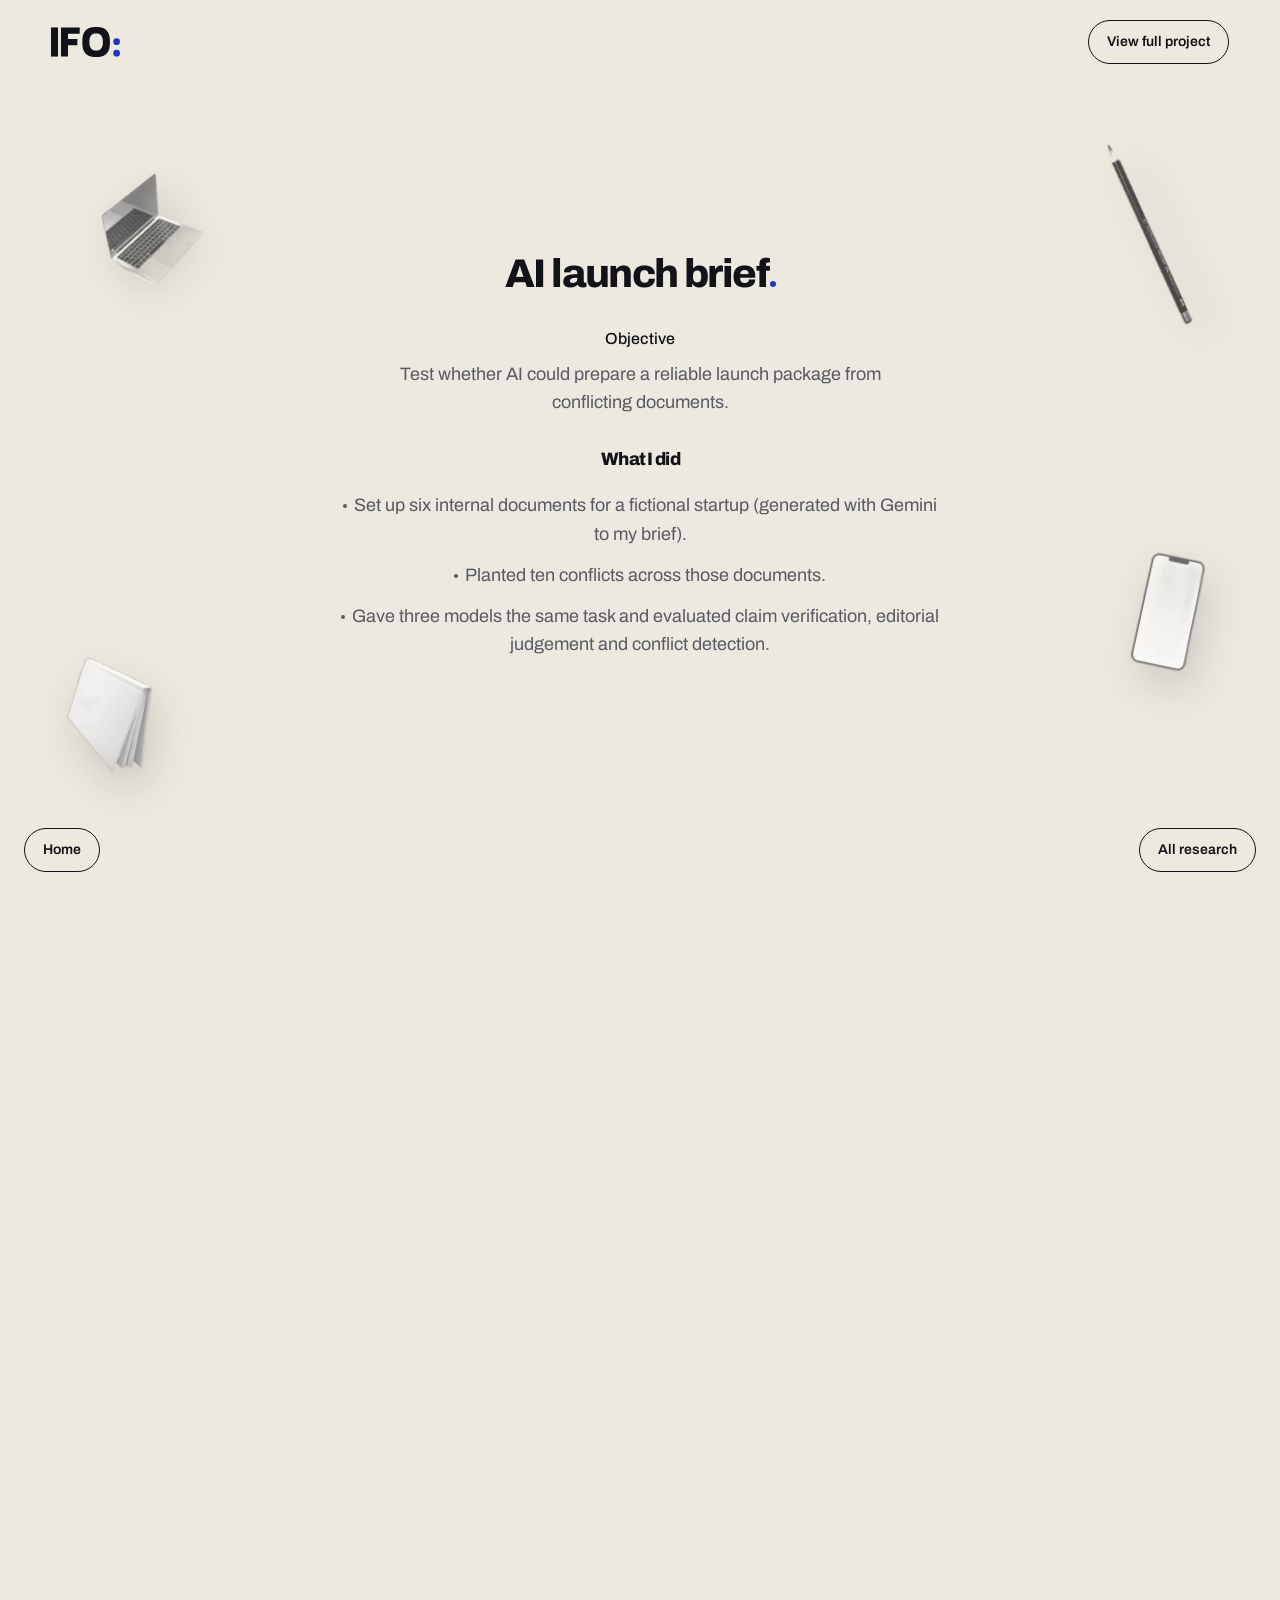
<file: ai-launch-brief.html>
<!doctype html>
<html lang="en">
<head>
  <meta charset="utf-8">
  <meta name="viewport" content="width=device-width, initial-scale=1, viewport-fit=cover">
  <title>AI launch brief — Israel Femi-Ojo</title>
  <meta name="description" content="Three AI models, six startup documents and ten planted conflicts. An independent launch brief evaluation by Israel Femi-Ojo.">
  <link rel="canonical" href="https://israelfemiojo.github.io/israel-femi-ojo-portfolio/ai-launch-brief.html">
  <meta property="og:type" content="website">
  <meta property="og:site_name" content="Israel Femi-Ojo">
  <meta property="og:title" content="AI launch brief — Israel Femi-Ojo">
  <meta property="og:description" content="Three AI models, six startup documents and ten planted conflicts. An independent launch brief evaluation by Israel Femi-Ojo.">
  <meta property="og:url" content="https://israelfemiojo.github.io/israel-femi-ojo-portfolio/ai-launch-brief.html">
  <meta property="og:image" content="https://israelfemiojo.github.io/israel-femi-ojo-portfolio/portfolio-preview.jpg">
  <meta property="og:image:secure_url" content="https://israelfemiojo.github.io/israel-femi-ojo-portfolio/portfolio-preview.jpg">
  <meta property="og:image:type" content="image/jpeg">
  <meta property="og:image:width" content="1200">
  <meta property="og:image:height" content="630">
  <meta property="og:image:alt" content="Israel Femi-Ojo on the IFO: blue dot.">
  <meta name="twitter:card" content="summary_large_image">
  <meta name="twitter:creator" content="@israelfemiojo">
  <meta name="twitter:title" content="AI launch brief — Israel Femi-Ojo">
  <meta name="twitter:description" content="Three AI models, six startup documents and ten planted conflicts. An independent launch brief evaluation by Israel Femi-Ojo.">
  <meta name="twitter:image" content="https://israelfemiojo.github.io/israel-femi-ojo-portfolio/portfolio-preview.jpg">
  <meta name="twitter:image:alt" content="Israel Femi-Ojo on the IFO: blue dot.">
  <link rel="icon" href="favicon.ico" sizes="32x32">
<link rel="icon" href="icon.svg" type="image/svg+xml">
<link rel="apple-touch-icon" href="apple-touch-icon.png">
<link rel="manifest" href="site.webmanifest">
<meta name="theme-color" content="#EDE9E0">
  <link rel="preconnect" href="https://fonts.googleapis.com">
  <link rel="preconnect" href="https://fonts.gstatic.com" crossorigin>
  <link href="https://fonts.googleapis.com/css2?family=Archivo:wdth,wght@62..125,400..900&family=Newsreader:ital,opsz,wght@0,6..72,400;1,6..72,400&family=IBM+Plex+Mono:wght@500&display=swap" rel="stylesheet">
  <style>
html {
  color-scheme: light;
  scroll-behavior: smooth;
  scroll-padding-bottom: calc(112px + env(safe-area-inset-bottom));
}

body {
  margin: 0;
  background: #EDE9E0;
}

#ifo-launch-brief {
  --lb-page: #EDE9E0;
  --lb-band: var(--band);
  --lb-ink: #121318;
  --lb-muted: #585A64;
  --lb-border: rgba(24, 24, 24, 0.12);
  --lb-glass: rgba(255, 255, 255, 0.69);
  --lb-ease: cubic-bezier(0.16, 1, 0.3, 1);
  min-height: 100dvh;
  background: var(--lb-page);
  color: var(--lb-ink);
  font-family: "Instrument Sans", Arial, sans-serif;
  font-size: 14px;
  line-height: 1.55;
  text-align: center;
  -webkit-font-smoothing: antialiased;
}

#ifo-launch-brief *,
#ifo-launch-brief *::before,
#ifo-launch-brief *::after {
  box-sizing: border-box;
}

#ifo-launch-brief .lb-navigation {
  display: flex;
  align-items: center;
  justify-content: space-between;
  gap: 16px;
  max-width: 1440px;
  margin: 0 auto;
  padding: 20px clamp(20px, 4vw, 56px) 0;
}

#ifo-launch-brief .lb-logo {
  display: inline-flex;
  align-items: center;
  justify-content: center;
  min-width: 44px;
  min-height: 44px;
}

#ifo-launch-brief .lb-logo img {
  display: block;
  width: 62px;
  height: auto;
}

#ifo-launch-brief main {
  padding-bottom: calc(112px + env(safe-area-inset-bottom));
}

#ifo-launch-brief .lb-intro {
  /* The intro owns the first screen; Results begins after it, not halfway through it. */
  min-height: calc(100svh - 64px);
  min-height: calc(100dvh - 64px);
  display: flex;
  flex-direction: column;
  align-items: center;
  justify-content: center;
  padding: 40px 20px calc(104px + env(safe-area-inset-bottom));
}

#ifo-launch-brief .lb-heading,
#ifo-launch-brief .lb-link {
  display: inline-block;
  width: fit-content;
  max-width: 100%;
  margin: 0;
  border: 1px solid var(--lb-border);
  border-radius: 24px;
  background: var(--lb-glass);
  box-shadow: inset 0 1px 0 rgba(255, 255, 255, 0.95), 0 5px 14px rgba(0, 0, 0, 0.04);
  backdrop-filter: blur(16px);
  -webkit-backdrop-filter: blur(16px);
  color: var(--lb-ink);
  font-weight: 500;
  line-height: 1.25;
}

#ifo-launch-brief .lb-heading {
  padding: 10px 20px;
  font-size: 16px;
}

#ifo-launch-brief .lb-page-title {
  padding: 12px 23px;
  font-size: clamp(28px, 4vw, 40px);
  letter-spacing: -0.035em;
}

#ifo-launch-brief .lb-objective {
  max-width: 50ch;
  margin: 28px auto 0;
  font-size: 16px;
}

#ifo-launch-brief .lb-objective h2 {
  margin: 0;
  font-size: 16px;
  font-weight: 500;
}

#ifo-launch-brief .lb-objective p {
  margin: 9px auto 0;
  color: var(--lb-muted);
}

#ifo-launch-brief .lb-method {
  margin-top: 32px;
  width: 100%;
}

#ifo-launch-brief .lb-method .lb-heading {
  font-size: 18px;
}

#ifo-launch-brief .lb-setup,
#ifo-launch-brief .lb-findings {
  max-width: 61ch;
  margin: 15px auto 0;
  padding: 0;
  list-style: none;
  color: var(--lb-muted);
}

#ifo-launch-brief .lb-setup li + li,
#ifo-launch-brief .lb-findings li + li {
  margin-top: 8px;
}

#ifo-launch-brief .lb-setup {
  margin-top: 19px;
  font-size: 16px;
  line-height: 1.6;
}

#ifo-launch-brief .lb-setup li + li {
  margin-top: 12px;
}

#ifo-launch-brief .lb-setup li::before,
#ifo-launch-brief .lb-findings li::before {
  content: "";
  display: inline-block;
  width: 4px;
  height: 4px;
  margin: 0 7px 3px 0;
  border-radius: 50%;
  background: currentColor;
}

#ifo-launch-brief .lb-band {
  background: var(--lb-band);
}

#ifo-launch-brief .lb-results {
  padding: 24px 20px 30px;
}

#ifo-launch-brief .lb-scorecard {
  width: 100%;
  max-width: 720px;
  margin: 18px auto 0;
}

#ifo-launch-brief .lb-image-frame {
  width: 100%;
  padding: 10px;
  border: 1px solid var(--lb-border);
  border-radius: 25px;
  background: var(--lb-glass);
  box-shadow: inset 0 1px 0 rgba(255, 255, 255, 0.95), 0 12px 34px rgba(0, 0, 0, 0.065);
  backdrop-filter: blur(18px);
  -webkit-backdrop-filter: blur(18px);
  transform-origin: 50% 70%;
}

#ifo-launch-brief .lb-image-frame img {
  display: block;
  width: 100%;
  height: auto;
  border-radius: 15px;
}

#ifo-launch-brief .lb-findings {
  margin-top: 24px;
}

#ifo-launch-brief .lb-findings li + li {
  margin-top: 15px;
}

#ifo-launch-brief .lb-findings strong {
  color: var(--lb-ink);
  font-weight: 500;
}

#ifo-launch-brief .lb-conclusion {
  padding: 32px 20px 12px;
}

#ifo-launch-brief .lb-conclusion p {
  max-width: 53ch;
  margin: 17px auto 0;
  color: var(--lb-muted);
}

#ifo-launch-brief .lb-skills {
  padding: 28px 20px 16px;
}

#ifo-launch-brief .lb-skills-list {
  display: flex;
  flex-wrap: wrap;
  align-items: center;
  justify-content: center;
  gap: 12px 22px;
  width: fit-content;
  max-width: min(100%, 660px);
  margin: 18px auto 0;
  padding: 20px 24px;
  border: 1px solid var(--lb-border);
  border-radius: 24px;
  background: var(--lb-glass);
  box-shadow: inset 0 1px 0 rgba(255, 255, 255, 0.95), 0 6px 18px rgba(0, 0, 0, 0.035);
  backdrop-filter: blur(16px);
  -webkit-backdrop-filter: blur(16px);
  list-style: none;
  color: var(--lb-muted);
  font-size: 14px;
  line-height: 1.5;
}

#ifo-launch-brief .lb-skills-list li {
  min-width: 0;
  overflow-wrap: anywhere;
}

#ifo-launch-brief .lb-link {
  display: inline-flex;
  align-items: center;
  justify-content: center;
  min-height: 44px;
  padding: 11px 18px;
  font-size: 14px;
  text-decoration: none;
  transition: background-color 180ms ease, border-color 180ms ease, transform 180ms ease;
}

#ifo-launch-brief .lb-link:hover {
  background: rgba(255, 255, 255, 0.98);
  border-color: rgba(24, 24, 24, 0.22);
  transform: translateY(-2px);
}

#ifo-launch-brief .lb-link:active {
  transform: translateY(1px) scale(0.985);
}

#ifo-launch-brief a:focus-visible {
  outline: 3px solid #121318;
  outline-offset: 4px;
}

#ifo-launch-brief .lb-footer {
  position: fixed;
  left: max(24px, env(safe-area-inset-left));
  right: max(24px, env(safe-area-inset-right));
  bottom: max(28px, env(safe-area-inset-bottom));
  z-index: 30;
  padding: 0;
  pointer-events: none;
}

#ifo-launch-brief .lb-footer nav {
  display: flex;
  align-items: center;
  justify-content: space-between;
  gap: 14px;
}

#ifo-launch-brief .lb-footer a {
  pointer-events: auto;
}

#ifo-launch-brief .lb-visually-hidden {
  position: absolute;
  width: 1px;
  height: 1px;
  padding: 0;
  margin: -1px;
  overflow: hidden;
  clip-path: inset(50%);
  white-space: nowrap;
  border: 0;
}

/* Motion is progressive enhancement: no JavaScript means no hidden content. */
#ifo-launch-brief.lb-motion-ready [data-motion] {
  opacity: 0;
}

#ifo-launch-brief.lb-motion-ready [data-motion="heading"] {
  transform: translateY(-22px) scale(0.91);
}

#ifo-launch-brief.lb-motion-ready [data-motion="lift"] {
  transform: translateY(26px);
}

#ifo-launch-brief.lb-motion-ready [data-motion="frame"] {
  transform: translateY(64px) scale(0.84);
}

#ifo-launch-brief.lb-motion-ready [data-motion].lb-in-view {
  animation-duration: 540ms;
  animation-timing-function: var(--lb-ease);
  animation-fill-mode: both;
  animation-delay: var(--lb-delay, 0ms);
}

#ifo-launch-brief.lb-motion-ready [data-motion="heading"].lb-in-view {
  animation-name: lb-heading-drop;
}

#ifo-launch-brief.lb-motion-ready [data-motion="lift"].lb-in-view {
  animation-name: lb-caption-rise;
  animation-duration: 480ms;
}

#ifo-launch-brief.lb-motion-ready [data-motion="frame"].lb-in-view {
  animation-name: lb-frame-pop;
  animation-duration: 700ms;
}

#ifo-launch-brief.lb-motion-ready [data-motion]:focus-within {
  opacity: 1;
  transform: none;
  animation: none;
}

@keyframes lb-heading-drop {
  0% { opacity: 0; transform: translateY(-22px) scale(0.91); }
  70% { opacity: 1; transform: translateY(3px) scale(1.015); }
  100% { opacity: 1; transform: translateY(0) scale(1); }
}

@keyframes lb-caption-rise {
  0% { opacity: 0; transform: translateY(26px); }
  100% { opacity: 1; transform: translateY(0); }
}

@keyframes lb-frame-pop {
  0% { opacity: 0; transform: translateY(64px) scale(0.84); }
  65% { opacity: 1; transform: translateY(-7px) scale(1.025); }
  100% { opacity: 1; transform: translateY(0) scale(1); }
}

@media (min-width: 560px) {
  #ifo-launch-brief .lb-intro {
    padding-top: 48px;
  }

  #ifo-launch-brief .lb-objective,
  #ifo-launch-brief .lb-setup {
    font-size: 18px;
  }

  #ifo-launch-brief .lb-results {
    padding: 28px 24px 36px;
  }

  #ifo-launch-brief .lb-image-frame {
    padding: 12px;
  }

  #ifo-launch-brief .lb-conclusion {
    padding-top: 36px;
  }
}

@media (prefers-reduced-motion: reduce) {
  html {
    scroll-behavior: auto;
  }

  #ifo-launch-brief [data-motion] {
    opacity: 1 !important;
    transform: none !important;
    animation: none !important;
  }

  #ifo-launch-brief .lb-link {
    transition: none;
  }

  #ifo-launch-brief .lb-link:hover,
  #ifo-launch-brief .lb-link:active {
    transform: none;
  }
}

</style>
<link rel="stylesheet" href="ifo-theme.css">
<link rel="stylesheet" href="ifo-float.css">
<link rel="stylesheet" href="ifo-base.css">
</head>
<body>
  <div id="ifo-launch-brief">
    <header class="lb-navigation">
      <a class="lb-logo" href="index.html#home" aria-label="Home">
        <img src="assets/ifo-wordmark.svg" alt="IFO:" width="471" height="206">
      </a>
      <a class="lb-link" href="https://funky-oxygen-fc5.notion.site/Can-AI-Safely-Prepare-a-Startup-Launch-Brief-3c50af4e5e038159b1c0fdea4122bce9?source=copy_link" target="_blank" rel="noopener noreferrer" aria-label="View the full AI launch brief project on Notion (opens in a new tab)">View full project</a>
    </header>

    <main>
      <section class="lb-intro" aria-labelledby="lb-title">
        <h1 class="lb-heading lb-page-title" id="lb-title" data-motion="heading">AI launch brief</h1>

        <div class="lb-objective" data-motion="lift">
          <h2>Objective</h2>
          <p>Test whether AI could prepare a reliable launch package from conflicting documents.</p>
        </div>

        <div class="lb-method" aria-labelledby="lb-method-title">
          <h2 class="lb-heading" id="lb-method-title" data-motion="heading">What I did</h2>
          <ul class="lb-setup" role="list">
            <li data-motion="lift">Set up six internal documents for a fictional startup (generated with Gemini to my brief).</li>
            <li data-motion="lift" style="--lb-delay: 60ms">Planted ten conflicts across those documents.</li>
            <li data-motion="lift" style="--lb-delay: 120ms">Gave three models the same task and evaluated claim verification, editorial judgement and conflict detection.</li>
          </ul>
        </div>
      </section>

      <section class="lb-results lb-band" aria-labelledby="lb-results-title">
        <h2 class="lb-heading" id="lb-results-title" data-motion="heading">Results</h2>
        <figure class="lb-scorecard">
          <div class="lb-image-frame" data-motion="frame">
            <img src="[data-uri]" alt="AI launch brief test scorecard: GPT 5.6 Sol Max 97/100, Fable 5 Max 92/100, Grok 4.5 Speed 80/100. Same documents, same prompt, blind evaluation." width="1536" height="1024" fetchpriority="high" decoding="async">
          </div>
          <figcaption class="lb-visually-hidden">Results from one scenario, with one run per model.</figcaption>
        </figure>

        <ul class="lb-findings" role="list">
          <li data-motion="lift"><strong>GPT 5.6 Sol Max scored 97/100.</strong> It also spotted a tier-name mismatch missing from the answer key.</li>
          <li data-motion="lift" style="--lb-delay: 60ms"><strong>Fable 5 Max scored 92/100.</strong> It presented one disputed claim as confirmed.</li>
          <li data-motion="lift" style="--lb-delay: 120ms"><strong>Grok 4.5 Speed scored 80/100.</strong> It presented several disputed claims as confirmed.</li>
        </ul>
      </section>

      <section class="lb-conclusion" aria-labelledby="lb-conclusion-title">
        <h2 class="lb-heading" id="lb-conclusion-title" data-motion="heading">Conclusion</h2>
        <p data-motion="lift">GPT handled the conflicting documents most accurately in this test. The comparison used one scenario and one run per model.</p>
      </section>

      <section class="lb-skills" aria-labelledby="lb-skills-title">
        <h2 class="lb-heading" id="lb-skills-title" data-motion="heading">Skills applied</h2>
        <ul class="lb-skills-list" role="list" data-motion="lift">
          <li>Test design</li>
          <li>AI model evaluation</li>
          <li>Claim verification</li>
          <li>Editorial judgement</li>
          <li>Results analysis</li>
          <li>Report writing</li>
        </ul>
      </section>
    </main>

    <footer class="lb-footer">
      <nav aria-label="Return navigation">
        <a class="lb-link" href="index.html#home">Home</a>
        <a class="lb-link" href="research.html">All research</a>
      </nav>
    </footer>
  </div>
<script>
(() => {
  "use strict";

  const root = document.getElementById("ifo-launch-brief");
  if (!root || !window.matchMedia) return;

  const pieces = [...root.querySelectorAll("[data-motion]")];
  const preference = window.matchMedia("(prefers-reduced-motion: reduce)");
  let observer;

  function resetMotion() {
    if (observer) observer.disconnect();
    observer = null;
    root.classList.remove("lb-motion-ready");
    pieces.forEach(piece => piece.classList.remove("lb-in-view"));
  }

  function configureMotion() {
    resetMotion();
    if (preference.matches || !("IntersectionObserver" in window)) return;

    try {
      observer = new IntersectionObserver(entries => {
        entries.forEach(entry => {
          // Exit resets each piece so it animates again when revisited.
          entry.target.classList.toggle("lb-in-view", entry.isIntersecting);
        });
      }, { root: null, threshold: 0.14, rootMargin: "0px 0px -6% 0px" });

      root.classList.add("lb-motion-ready");
      pieces.forEach(piece => observer.observe(piece));
    } catch {
      resetMotion();
    }
  }

  configureMotion();

  if (preference.addEventListener) {
    preference.addEventListener("change", configureMotion);
  } else if (preference.addListener) {
    preference.addListener(configureMotion);
  }

  // Replay after browser Back restores the page from its cache.
  window.addEventListener("pageshow", event => {
    if (event.persisted) configureMotion();
  });
})();

</script>
<script src="ifo-float.js"></script>
</body>
</html>
</file>
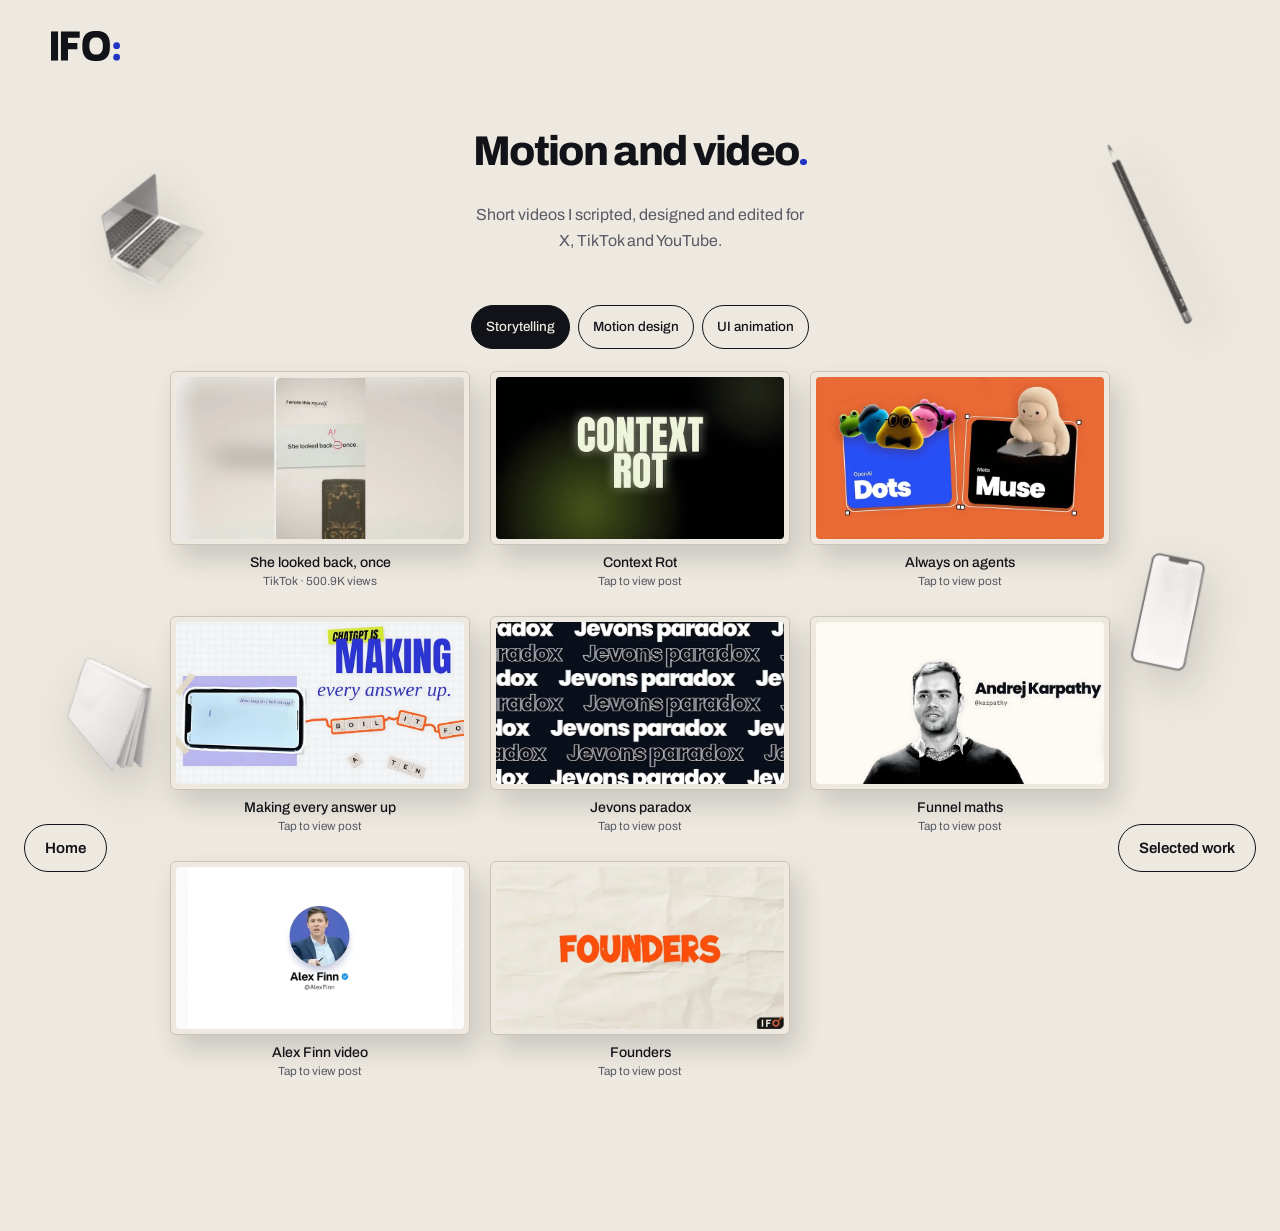
<file: motion.html>
<!doctype html>
<html lang="en">
<head>
  <meta charset="utf-8">
  <meta name="viewport" content="width=device-width, initial-scale=1">
  <title>Motion and video — Israel Femi-Ojo</title>
  <meta name="description" content="Short videos by Israel Femi-Ojo: AI explainers, product storytelling, motion design and UI animation made for X.">
  <link rel="canonical" href="https://israelfemiojo.github.io/israel-femi-ojo-portfolio/motion.html">
  <meta property="og:type" content="website">
  <meta property="og:site_name" content="Israel Femi-Ojo">
  <meta property="og:title" content="Motion and video — Israel Femi-Ojo">
  <meta property="og:description" content="Short videos by Israel Femi-Ojo: AI explainers, product storytelling, motion design and UI animation made for X.">
  <meta property="og:url" content="https://israelfemiojo.github.io/israel-femi-ojo-portfolio/motion.html">
  <meta property="og:image" content="https://israelfemiojo.github.io/israel-femi-ojo-portfolio/portfolio-preview.jpg">
  <meta property="og:image:secure_url" content="https://israelfemiojo.github.io/israel-femi-ojo-portfolio/portfolio-preview.jpg">
  <meta property="og:image:type" content="image/jpeg">
  <meta property="og:image:width" content="1200">
  <meta property="og:image:height" content="630">
  <meta property="og:image:alt" content="Israel Femi-Ojo on the IFO: blue dot.">
  <meta name="twitter:card" content="summary_large_image">
  <meta name="twitter:creator" content="@israelfemiojo">
  <meta name="twitter:title" content="Motion and video — Israel Femi-Ojo">
  <meta name="twitter:description" content="Short videos by Israel Femi-Ojo: AI explainers, product storytelling, motion design and UI animation made for X.">
  <meta name="twitter:image" content="https://israelfemiojo.github.io/israel-femi-ojo-portfolio/portfolio-preview.jpg">
  <meta name="twitter:image:alt" content="Israel Femi-Ojo on the IFO: blue dot.">
  <link rel="icon" href="favicon.ico" sizes="32x32">
<link rel="icon" href="icon.svg" type="image/svg+xml">
<link rel="apple-touch-icon" href="apple-touch-icon.png">
<link rel="manifest" href="site.webmanifest">
<meta name="theme-color" content="#EDE9E0">
  <link rel="preconnect" href="https://fonts.googleapis.com">
  <link rel="preconnect" href="https://fonts.gstatic.com" crossorigin>
  <link href="https://fonts.googleapis.com/css2?family=Archivo:wdth,wght@62..125,400..900&family=Newsreader:ital,opsz,wght@0,6..72,400;1,6..72,400&family=IBM+Plex+Mono:wght@500&display=swap" rel="stylesheet">
  <style>
html {
  color-scheme: light;
  scroll-behavior: smooth;
  scroll-padding-bottom: calc(112px + env(safe-area-inset-bottom));
}

body {
  margin: 0;
  background: #EDE9E0;
}

#ifo-content-strategy {
  --cs-page: #EDE9E0;
  --cs-band: var(--band);
  --cs-ink: #121318;
  --cs-muted: #585A64;
  --cs-border: rgba(24, 24, 24, 0.12);
  --cs-glass: rgba(255, 255, 255, 0.69);
  --cs-ease: cubic-bezier(0.16, 1, 0.3, 1);
  min-height: 100dvh;
  background: var(--cs-page);
  color: var(--cs-ink);
  font-family: "Instrument Sans", Arial, sans-serif;
  font-size: 16px;
  line-height: 1.6;
  text-align: center;
  -webkit-font-smoothing: antialiased;
}

#ifo-content-strategy *,
#ifo-content-strategy *::before,
#ifo-content-strategy *::after {
  box-sizing: border-box;
}

#ifo-content-strategy .cs-navigation {
  display: flex;
  align-items: center;
  justify-content: space-between;
  gap: 20px;
  max-width: 1440px;
  margin: 0 auto;
  padding: 24px clamp(20px, 4vw, 56px) 0;
}

#ifo-content-strategy .cs-logo {
  display: inline-flex;
  align-items: center;
  justify-content: center;
  min-width: 44px;
  min-height: 44px;
}

#ifo-content-strategy .cs-logo img {
  display: block;
  width: 62px;
  height: auto;
}

#ifo-content-strategy .cs-intro {
  padding: 48px 24px 42px;
}

#ifo-content-strategy .cs-heading {
  display: inline-block;
  width: fit-content;
  max-width: 100%;
  margin: 0;
  padding: 11px 21px;
  border: 1px solid var(--cs-border);
  border-radius: 24px;
  background: var(--cs-glass);
  box-shadow: inset 0 1px 0 rgba(255, 255, 255, 0.95), 0 5px 14px rgba(0, 0, 0, 0.04);
  backdrop-filter: blur(16px);
  -webkit-backdrop-filter: blur(16px);
  font-size: 1.16em;
  font-weight: 500;
  line-height: 1.25;
}

#ifo-content-strategy .cs-page-title {
  padding: 12px 24px;
  font-size: clamp(1.85em, 4vw, 2.6em);
  letter-spacing: -0.035em;
}

#ifo-content-strategy .cs-subtitle {
  max-width: 37ch;
  margin: 24px auto 0;
  color: var(--cs-muted);
}

#ifo-content-strategy .cs-intro-copy {
  max-width: 45ch;
  margin: 22px auto 0;
  color: var(--cs-muted);
  font-size: 0.94em;
}

#ifo-content-strategy .cs-band {
  background: var(--cs-band);
}

#ifo-content-strategy .cs-workflow {
  padding: 28px 22px 36px;
}

#ifo-content-strategy .cs-workflow .cs-heading {
  font-size: 1.04em;
}

#ifo-content-strategy .cs-workflow-list {
  display: flex;
  flex-wrap: wrap;
  justify-content: center;
  gap: 24px 22px;
  width: 100%;
  max-width: 980px;
  margin: 24px auto 0;
  padding: 23px 18px;
  list-style: none;
  border: 1px solid var(--cs-border);
  border-radius: 24px;
  background: var(--cs-glass);
  box-shadow: inset 0 1px 0 rgba(255, 255, 255, 0.95), 0 8px 24px rgba(0, 0, 0, 0.035);
  backdrop-filter: blur(18px);
  -webkit-backdrop-filter: blur(18px);
}

#ifo-content-strategy .cs-workflow-step {
  flex: 0 1 calc((100% - 22px) / 2);
  min-width: 0;
}

#ifo-content-strategy .cs-workflow-step h3 {
  display: flex;
  align-items: baseline;
  justify-content: center;
  gap: 7px;
  margin: 0;
  font-size: 0.88em;
  font-weight: 500;
  line-height: 1.4;
}

#ifo-content-strategy .cs-step-number {
  color: var(--cs-muted);
  font-weight: 400;
}

#ifo-content-strategy .cs-workflow-step p {
  max-width: 24ch;
  margin: 7px auto 0;
  color: var(--cs-muted);
  font-size: 0.81em;
}

#ifo-content-strategy .cs-workflow-note {
  max-width: 55ch;
  margin: 18px auto 0;
  color: var(--cs-muted);
  font-size: 0.81em;
}

#ifo-content-strategy .cs-evidence {
  padding: 48px 24px 50px;
}

#ifo-content-strategy figure {
  width: 100%;
  max-width: 520px;
  margin: 26px auto 0;
}

#ifo-content-strategy .cs-image-frame {
  width: 100%;
  padding: 12px;
  border: 1px solid var(--cs-border);
  border-radius: 25px;
  background: var(--cs-glass);
  box-shadow: inset 0 1px 0 rgba(255, 255, 255, 0.95), 0 12px 34px rgba(0, 0, 0, 0.065);
  backdrop-filter: blur(18px);
  -webkit-backdrop-filter: blur(18px);
  transform-origin: 50% 70%;
}

#ifo-content-strategy .cs-image-frame img {
  display: block;
  width: 100%;
  height: auto;
  border-radius: 14px;
}

#ifo-content-strategy .cs-square {
  max-width: 310px;
}

#ifo-content-strategy .cs-portrait {
  max-width: 350px;
}

#ifo-content-strategy .cs-analytics {
  max-width: 450px;
}

#ifo-content-strategy .cs-message {
  max-width: 365px;
}

#ifo-content-strategy figcaption {
  max-width: 43ch;
  margin: 22px auto 0;
  color: var(--cs-muted);
  font-size: 0.94em;
}

#ifo-content-strategy .cs-post-action {
  margin-top: 18px;
}

#ifo-content-strategy .cs-link {
  display: inline-flex;
  align-items: center;
  justify-content: center;
  min-height: 44px;
  max-width: 100%;
  padding: 11px 20px;
  border: 1px solid var(--cs-border);
  border-radius: 24px;
  background: var(--cs-glass);
  box-shadow: inset 0 1px 0 rgba(255, 255, 255, 0.95), 0 4px 12px rgba(0, 0, 0, 0.045);
  backdrop-filter: blur(16px);
  -webkit-backdrop-filter: blur(16px);
  color: var(--cs-ink);
  font-size: 0.94em;
  font-weight: 500;
  text-decoration: none;
  transition: background-color 180ms ease, border-color 180ms ease, transform 180ms ease;
}

#ifo-content-strategy .cs-link:hover {
  background: rgba(255, 255, 255, 0.98);
  border-color: rgba(24, 24, 24, 0.22);
  transform: translateY(-2px);
}

#ifo-content-strategy .cs-link:active {
  transform: translateY(1px) scale(0.985);
}

#ifo-content-strategy a:focus-visible {
  outline: 3px solid #121318;
  outline-offset: 4px;
}

#ifo-content-strategy .cs-reply-example {
  margin-top: 42px;
}

#ifo-content-strategy .cs-metrics {
  display: flex;
  flex-wrap: wrap;
  justify-content: center;
  gap: 16px 28px;
  max-width: 520px;
  margin: 24px auto 0;
}

#ifo-content-strategy .cs-metrics div {
  display: flex;
  flex-direction: column;
  gap: 5px;
}

#ifo-content-strategy .cs-metrics dt {
  color: var(--cs-muted);
  font-size: 0.84em;
}

#ifo-content-strategy .cs-metrics dd {
  margin: 0;
  font-size: 1.28em;
  font-weight: 500;
}

#ifo-content-strategy .cs-footer {
  position: fixed;
  left: max(24px, env(safe-area-inset-left));
  right: max(24px, env(safe-area-inset-right));
  bottom: max(28px, env(safe-area-inset-bottom));
  z-index: 30;
  padding: 0;
  pointer-events: none;
}

#ifo-content-strategy .cs-applied-skills {
  padding: 40px 24px 48px;
}

#ifo-content-strategy .cs-skills-list {
  display: flex;
  flex-wrap: wrap;
  justify-content: center;
  gap: 14px 22px;
  width: fit-content;
  max-width: min(100%, 660px);
  margin: 22px auto 0;
  padding: 20px 24px;
  list-style: none;
  border: 1px solid var(--cs-border);
  border-radius: 24px;
  background: var(--cs-glass);
  box-shadow: inset 0 1px 0 rgba(255, 255, 255, 0.95), 0 8px 24px rgba(0, 0, 0, 0.035);
  backdrop-filter: blur(18px);
  -webkit-backdrop-filter: blur(18px);
  color: var(--cs-muted);
  font-size: 14px;
  line-height: 1.55;
}

#ifo-content-strategy .cs-skills-list li {
  min-width: 0;
  overflow-wrap: anywhere;
}

#ifo-content-strategy .cs-footer nav {
  display: flex;
  justify-content: space-between;
  flex-wrap: wrap;
  gap: 14px;
}

#ifo-content-strategy .cs-footer a {
  pointer-events: auto;
}

/* Keep the final caption and keyboard targets clear of the persistent controls. */
#ifo-content-strategy main {
  padding-bottom: calc(112px + env(safe-area-inset-bottom));
}

/* Everything is readable without JavaScript. Motion is opt-in. */
#ifo-content-strategy.cs-motion-ready [data-motion] {
  opacity: 0;
}

#ifo-content-strategy.cs-motion-ready [data-motion="frame"] {
  transform: translateY(64px) scale(0.84);
}

#ifo-content-strategy.cs-motion-ready [data-motion="heading"] {
  transform: translateY(-22px) scale(0.91);
}

#ifo-content-strategy.cs-motion-ready [data-motion="lift"] {
  transform: translateY(26px);
}

#ifo-content-strategy.cs-motion-ready [data-motion="button"] {
  transform: translateY(20px) scale(0.89);
}

#ifo-content-strategy.cs-motion-ready [data-motion="step"] {
  transform: translateY(-28px) scale(0.94);
}

#ifo-content-strategy.cs-motion-ready [data-motion].cs-in-view {
  animation-duration: 700ms;
  animation-timing-function: var(--cs-ease);
  animation-fill-mode: both;
  animation-delay: var(--cs-delay, 0ms);
}

#ifo-content-strategy.cs-motion-ready [data-motion="frame"].cs-in-view {
  animation-name: cs-frame-pop;
}

#ifo-content-strategy.cs-motion-ready [data-motion="heading"].cs-in-view {
  animation-name: cs-heading-drop;
  animation-duration: 540ms;
}

#ifo-content-strategy.cs-motion-ready [data-motion="lift"].cs-in-view {
  animation-name: cs-caption-rise;
  animation-duration: 480ms;
}

#ifo-content-strategy.cs-motion-ready [data-motion="button"].cs-in-view {
  animation-name: cs-button-pop;
  animation-duration: 540ms;
}

#ifo-content-strategy.cs-motion-ready [data-motion="step"].cs-in-view {
  animation-name: cs-workflow-drop;
  animation-duration: 560ms;
}

/* Keyboard users must never land on a visually hidden action. */
#ifo-content-strategy.cs-motion-ready [data-motion]:focus-within {
  opacity: 1;
  transform: none;
  animation: none;
}

@keyframes cs-frame-pop {
  0% { opacity: 0; transform: translateY(64px) scale(0.84); }
  65% { opacity: 1; transform: translateY(-7px) scale(1.025); }
  100% { opacity: 1; transform: translateY(0) scale(1); }
}

@keyframes cs-heading-drop {
  0% { opacity: 0; transform: translateY(-22px) scale(0.91); }
  70% { opacity: 1; transform: translateY(3px) scale(1.015); }
  100% { opacity: 1; transform: translateY(0) scale(1); }
}

@keyframes cs-caption-rise {
  0% { opacity: 0; transform: translateY(26px); }
  100% { opacity: 1; transform: translateY(0); }
}

@keyframes cs-button-pop {
  0% { opacity: 0; transform: translateY(20px) scale(0.89); }
  72% { opacity: 1; transform: translateY(-2px) scale(1.035); }
  100% { opacity: 1; transform: translateY(0) scale(1); }
}

@keyframes cs-workflow-drop {
  0% { opacity: 0; transform: translateY(-28px) scale(0.94); }
  72% { opacity: 1; transform: translateY(3px) scale(1.015); }
  100% { opacity: 1; transform: translateY(0) scale(1); }
}

@media (min-width: 560px) {
  #ifo-content-strategy .cs-intro {
    padding-top: 58px;
    padding-bottom: 48px;
  }

  #ifo-content-strategy .cs-workflow-list {
    gap: 26px 28px;
    padding: 25px 22px;
  }

  #ifo-content-strategy .cs-workflow-step {
    flex-basis: calc((100% - 56px) / 3);
  }

  #ifo-content-strategy .cs-evidence {
    padding-top: 54px;
    padding-bottom: 58px;
  }
}

@media (min-width: 1000px) {
  #ifo-content-strategy .cs-workflow-step {
    flex-basis: calc((100% - 84px) / 4);
  }
}

@media (max-width: 350px) {
  #ifo-content-strategy .cs-intro {
    padding-left: 18px;
    padding-right: 18px;
  }

  #ifo-content-strategy .cs-workflow {
    padding-left: 16px;
    padding-right: 16px;
  }

  #ifo-content-strategy .cs-workflow-list {
    gap: 23px 14px;
    padding: 22px 12px;
  }

  #ifo-content-strategy .cs-workflow-step {
    flex-basis: calc((100% - 14px) / 2);
  }

  #ifo-content-strategy .cs-workflow-step h3 {
    gap: 5px;
    font-size: 0.84em;
  }

  #ifo-content-strategy .cs-evidence {
    padding-left: 20px;
    padding-right: 20px;
  }
}

@media (prefers-reduced-motion: reduce) {
  html {
    scroll-behavior: auto;
  }

  #ifo-content-strategy [data-motion] {
    opacity: 1 !important;
    transform: none !important;
    animation: none !important;
  }

  #ifo-content-strategy .cs-link {
    transition: none;
  }

  #ifo-content-strategy .cs-link:hover,
  #ifo-content-strategy .cs-link:active {
    transform: none;
  }
}


/* Motion and video page */
#ifo-content-strategy .mv-section {
  padding: 4px 16px 40px;
}

#ifo-content-strategy .mv-tabs {
  display: flex;
  flex-wrap: wrap;
  justify-content: center;
  gap: 8px;
  margin: 0 auto 22px;
}

#ifo-content-strategy .mv-tab {
  min-height: 40px;
  padding: 8px 14px;
  border: 1px solid var(--cs-border);
  border-radius: 999px;
  background: var(--cs-glass);
  box-shadow: inset 0 1px 0 rgba(255, 255, 255, 0.95), 0 4px 12px rgba(0, 0, 0, 0.04);
  backdrop-filter: blur(16px);
  -webkit-backdrop-filter: blur(16px);
  color: var(--cs-muted);
  font: inherit;
  font-size: 0.84em;
  font-weight: 500;
  cursor: pointer;
  transition: background-color 180ms ease, color 180ms ease, border-color 180ms ease;
}

#ifo-content-strategy .mv-tab[aria-selected="true"] {
  border-color: var(--cs-ink);
  background: var(--cs-ink);
  color: #fff;
}

#ifo-content-strategy .mv-tab:focus-visible {
  outline: 3px solid #121318;
  outline-offset: 3px;
}

#ifo-content-strategy .mv-group + .mv-group {
  margin-top: 30px;
}

#ifo-content-strategy .mv-group-title {
  margin: 0 0 14px;
  color: var(--cs-muted);
  font-size: 0.84em;
  font-weight: 500;
}

#ifo-content-strategy.mv-tabs-ready .mv-group-title {
  position: absolute;
  width: 1px;
  height: 1px;
  overflow: hidden;
  clip: rect(0 0 0 0);
  white-space: nowrap;
}

#ifo-content-strategy.mv-tabs-ready .mv-group + .mv-group {
  margin-top: 0;
}

#ifo-content-strategy .mv-grid {
  display: grid;
  grid-template-columns: repeat(2, minmax(0, 1fr));
  gap: 18px 12px;
  max-width: 940px;
  margin: 0 auto;
  padding: 0;
  list-style: none;
}

#ifo-content-strategy .mv-card {
  display: flex;
  flex-direction: column;
  align-items: center;
  min-width: 0;
}

#ifo-content-strategy .mv-card a {
  display: block;
  width: 100%;
  color: inherit;
  text-decoration: none;
}

#ifo-content-strategy .mv-frame {
  display: block;
  padding: 5px;
  border: 1px solid var(--cs-border);
  border-radius: 15px;
  background: var(--cs-glass);
  box-shadow: inset 0 1px 0 rgba(255, 255, 255, 0.95), 0 8px 22px rgba(0, 0, 0, 0.06);
  backdrop-filter: blur(16px);
  -webkit-backdrop-filter: blur(16px);
  transition: transform 180ms ease;
}

#ifo-content-strategy .mv-frame img {
  display: block;
  width: 100%;
  height: auto;
  aspect-ratio: 16 / 9;
  object-fit: cover;
  border-radius: 10px;
}

#ifo-content-strategy .mv-name {
  display: block;
  margin-top: 9px;
  font-size: 0.82em;
  font-weight: 500;
  line-height: 1.3;
}

#ifo-content-strategy .mv-view {
  display: block;
  margin-top: 2px;
  color: var(--cs-muted);
  font-size: 0.74em;
  line-height: 1.3;
}

#ifo-content-strategy .mv-card a:hover .mv-frame {
  transform: translateY(-2px);
}

#ifo-content-strategy .mv-card a:hover .mv-view {
  color: var(--cs-ink);
}

@media (min-width: 760px) {
  #ifo-content-strategy .mv-section {
    padding-left: 32px;
    padding-right: 32px;
  }

  #ifo-content-strategy .mv-grid {
    grid-template-columns: repeat(3, minmax(0, 1fr));
    gap: 26px 20px;
  }

  #ifo-content-strategy .mv-name {
    font-size: 0.88em;
  }
}

@media (prefers-reduced-motion: reduce) {
  #ifo-content-strategy .mv-frame,
  #ifo-content-strategy .mv-tab {
    transition: none;
  }

  #ifo-content-strategy .mv-card a:hover .mv-frame {
    transform: none;
  }
}

</style>
<link rel="stylesheet" href="ifo-theme.css">
<link rel="stylesheet" href="ifo-float.css">
<link rel="stylesheet" href="ifo-base.css">
</head>
<body>
  <div id="ifo-content-strategy">
    <header class="cs-navigation">
      <a class="cs-logo" href="index.html#home" aria-label="Home">
        <img src="assets/ifo-wordmark.svg" alt="IFO:" width="471" height="206">
      </a>
    </header>

    <main>
      <section class="cs-intro" aria-labelledby="cs-title">
        <h1 class="cs-heading cs-page-title" id="cs-title" data-motion="heading">Motion and video</h1>
        <p class="cs-subtitle" data-motion="lift" style="--cs-delay:100ms">Short videos I scripted, designed and edited for X, TikTok and YouTube.</p>
      </section>

      <section class="mv-section" aria-label="Videos">
        <div class="mv-tabs" role="tablist" aria-label="Video categories" hidden>
          <button class="mv-tab" type="button" role="tab" id="mv-tab-story" aria-controls="mv-story" aria-selected="true">Storytelling</button>
          <button class="mv-tab" type="button" role="tab" id="mv-tab-motion" aria-controls="mv-motion" aria-selected="false">Motion design</button>
          <button class="mv-tab" type="button" role="tab" id="mv-tab-ui" aria-controls="mv-ui" aria-selected="false">UI animation</button>
        </div>

        <div class="mv-group" id="mv-story" role="tabpanel" aria-labelledby="mv-tab-story">
          <h2 class="mv-group-title">Storytelling</h2>
          <ul class="mv-grid" role="list">
            <li class="mv-card">
              <a href="https://vt.tiktok.com/ZSprQCB9h/" target="_blank" rel="noopener noreferrer" aria-label="She looked back, once. Tap to watch on TikTok (opens in a new tab)">
                <span class="mv-frame"><img src="assets/video-she-looked-back.webp" alt="She looked back, once, with the em dash circled and labelled AI" width="800" height="450" loading="lazy" decoding="async"></span>
                <span class="mv-name">She looked back, once</span>
                <span class="mv-view">TikTok · 500.9K views</span>
              </a>
            </li>
            <li class="mv-card">
              <a href="https://x.com/israelfemiojo/status/2109276614391459966" target="_blank" rel="noopener noreferrer" aria-label="Context Rot. Tap to view the post on X (opens in a new tab)">
                <span class="mv-frame"><img src="assets/video-context-rot.webp" alt="Context Rot video thumbnail" width="800" height="450" loading="lazy" decoding="async"></span>
                <span class="mv-name">Context Rot</span>
                <span class="mv-view">Tap to view post</span>
              </a>
            </li>
            <li class="mv-card">
              <a href="https://x.com/israelfemiojo/status/2109569382145773932" target="_blank" rel="noopener noreferrer" aria-label="Always on agents. Tap to view the post on X (opens in a new tab)">
                <span class="mv-frame"><img src="assets/video-always-on-agents.webp" alt="OpenAI Dots and Meta Muse cards" width="800" height="450" loading="lazy" decoding="async"></span>
                <span class="mv-name">Always on agents</span>
                <span class="mv-view">Tap to view post</span>
              </a>
            </li>
            <li class="mv-card">
              <a href="https://x.com/israelfemiojo/status/2111093715179635092" target="_blank" rel="noopener noreferrer" aria-label="ChatGPT is making every answer up. Tap to view the post on X (opens in a new tab)">
                <span class="mv-frame"><img src="assets/video-making-answers-up.webp" alt="Phone and Scrabble tiles" width="800" height="450" loading="lazy" decoding="async"></span>
                <span class="mv-name">Making every answer up</span>
                <span class="mv-view">Tap to view post</span>
              </a>
            </li>
            <li class="mv-card">
              <a href="https://x.com/israelfemiojo/status/2110425759471038895" target="_blank" rel="noopener noreferrer" aria-label="Jevons paradox. Tap to view the post on X (opens in a new tab)">
                <span class="mv-frame"><img src="assets/video-jevons-paradox.webp" alt="Jevons paradox title repeated across the frame" width="800" height="450" loading="lazy" decoding="async"></span>
                <span class="mv-name">Jevons paradox</span>
                <span class="mv-view">Tap to view post</span>
              </a>
            </li>
            <li class="mv-card">
              <a href="https://x.com/israelfemiojo/status/2109511580819882058" target="_blank" rel="noopener noreferrer" aria-label="Funnel maths. Tap to view the post on X (opens in a new tab)">
                <span class="mv-frame"><img src="assets/video-funnel-maths.webp" alt="Andrej Karpathy title card" width="800" height="450" loading="lazy" decoding="async"></span>
                <span class="mv-name">Funnel maths</span>
                <span class="mv-view">Tap to view post</span>
              </a>
            </li>
            <li class="mv-card">
              <a href="https://x.com/israelfemiojo/status/2109442113720987890" target="_blank" rel="noopener noreferrer" aria-label="agentusecases.ai for Alex Finn. Tap to view the post on X (opens in a new tab)">
                <span class="mv-frame"><img src="assets/video-alex-finn.webp" alt="Alex Finn profile card" width="800" height="450" loading="lazy" decoding="async"></span>
                <span class="mv-name">Alex Finn video</span>
                <span class="mv-view">Tap to view post</span>
              </a>
            </li>
            <li class="mv-card">
              <a href="https://x.com/israelfemiojo/status/2095917699670970456" target="_blank" rel="noopener noreferrer" aria-label="Founders. Tap to view the post on X (opens in a new tab)">
                <span class="mv-frame"><img src="assets/video-founders.webp" alt="Founders title on paper" width="800" height="450" loading="lazy" decoding="async"></span>
                <span class="mv-name">Founders</span>
                <span class="mv-view">Tap to view post</span>
              </a>
            </li>
          </ul>
        </div>

        <div class="mv-group" id="mv-motion" role="tabpanel" aria-labelledby="mv-tab-motion">
          <h2 class="mv-group-title">Motion design</h2>
          <ul class="mv-grid" role="list">
            <li class="mv-card">
              <a href="https://www.youtube.com/shorts/8xDQ3fWL8Fs" target="_blank" rel="noopener noreferrer" aria-label="Follow the e. Tap to watch on YouTube (opens in a new tab)">
                <span class="mv-frame"><img src="assets/video-follow-the-e.webp" alt="Follow the e, a hidden-sentence typography short" width="800" height="450" loading="lazy" decoding="async"></span>
                <span class="mv-name">Follow the e</span>
                <span class="mv-view">Watch on YouTube</span>
              </a>
            </li>
            <li class="mv-card">
              <a href="https://x.com/israelfemiojo/status/2107371585606656234" target="_blank" rel="noopener noreferrer" aria-label="Gravity on loop. Tap to view the post on X (opens in a new tab)">
                <span class="mv-frame"><img src="assets/video-gravity-on-loop.webp" alt="Crayon drawing of a man reading under an apple tree" width="800" height="450" loading="lazy" decoding="async"></span>
                <span class="mv-name">Gravity on loop</span>
                <span class="mv-view">Tap to view post</span>
              </a>
            </li>
            <li class="mv-card">
              <a href="https://x.com/israelfemiojo/status/2104458300897075260" target="_blank" rel="noopener noreferrer" aria-label="Starship Flight 14. Tap to view the post on X (opens in a new tab)">
                <span class="mv-frame"><img src="assets/video-starship-flight-14.webp" alt="Flight 14 title card, Starbase, Texas" width="800" height="450" loading="lazy" decoding="async"></span>
                <span class="mv-name">Starship Flight 14</span>
                <span class="mv-view">Tap to view post</span>
              </a>
            </li>
          </ul>
        </div>

        <div class="mv-group" id="mv-ui" role="tabpanel" aria-labelledby="mv-tab-ui">
          <h2 class="mv-group-title">UI animation</h2>
          <ul class="mv-grid" role="list">
            <li class="mv-card">
              <a href="https://x.com/israelfemiojo/status/2103514066509578514" target="_blank" rel="noopener noreferrer" aria-label="WhatsApp message journey. Tap to view the post on X (opens in a new tab)">
                <span class="mv-frame"><img src="assets/video-whatsapp-message.webp" alt="WhatsApp chat on a tilted phone with its route across the top" width="800" height="450" loading="lazy" decoding="async"></span>
                <span class="mv-name">WhatsApp message journey</span>
                <span class="mv-view">Tap to view post</span>
              </a>
            </li>
            <li class="mv-card">
              <a href="https://x.com/israelfemiojo/status/2103113897947361304" target="_blank" rel="noopener noreferrer" aria-label="Meta Connect glasses. Tap to view the post on X (opens in a new tab)">
                <span class="mv-frame"><img src="assets/video-meta-glasses.webp" alt="Illustrated glasses under a Meta Connect 2026 label" width="800" height="450" loading="lazy" decoding="async"></span>
                <span class="mv-name">Meta Connect glasses</span>
                <span class="mv-view">Tap to view post</span>
              </a>
            </li>
            <li class="mv-card">
              <a href="https://x.com/israelfemiojo/status/2102642002613481939" target="_blank" rel="noopener noreferrer" aria-label="Opus 5.5 vs GPT-6 Sol. Tap to view the post on X (opens in a new tab)">
                <span class="mv-frame"><img src="assets/video-opus-vs-sol.webp" alt="The same flame mascot animation side by side" width="800" height="450" loading="lazy" decoding="async"></span>
                <span class="mv-name">Opus 5.5 vs GPT-6 Sol</span>
                <span class="mv-view">Tap to view post</span>
              </a>
            </li>
          </ul>
        </div>

      </section>
    </main>

    <footer class="cs-footer">
      <nav aria-label="Return navigation">
        <a class="cs-link" href="index.html#home">Home</a>
        <a class="cs-link" href="index.html#work">Selected work</a>
      </nav>
    </footer>
  </div>
<script>
(() => {
  "use strict";
  const root = document.getElementById("ifo-content-strategy");
  const list = root && root.querySelector(".mv-tabs");
  if (!list) return;
  const tabs = [...list.querySelectorAll(".mv-tab")];
  const panels = tabs.map(tab => document.getElementById(tab.getAttribute("aria-controls")));

  function select(index, focus) {
    tabs.forEach((tab, i) => {
      const on = i === index;
      tab.setAttribute("aria-selected", String(on));
      tab.tabIndex = on ? 0 : -1;
      panels[i].hidden = !on;
    });
    if (focus) tabs[index].focus();
  }

  tabs.forEach((tab, i) => {
    tab.addEventListener("click", () => select(i, false));
    tab.addEventListener("keydown", event => {
      const step = event.key === "ArrowRight" ? 1 : event.key === "ArrowLeft" ? -1 : 0;
      if (!step) return;
      event.preventDefault();
      select((i + step + tabs.length) % tabs.length, true);
    });
  });

  list.hidden = false;
  root.classList.add("mv-tabs-ready");
  select(0, false);
})();
</script>
<script>
(() => {
  "use strict";

  const root = document.getElementById("ifo-content-strategy");
  if (!root || !window.matchMedia) return;

  const pieces = [...root.querySelectorAll("[data-motion]")];
  const preference = window.matchMedia("(prefers-reduced-motion: reduce)");
  let observer;

  function resetMotion() {
    if (observer) observer.disconnect();
    observer = null;
    root.classList.remove("cs-motion-ready");
    pieces.forEach(piece => piece.classList.remove("cs-in-view"));
  }

  function configureMotion() {
    resetMotion();
    if (preference.matches || !("IntersectionObserver" in window)) return;

    try {
      observer = new IntersectionObserver(entries => {
        entries.forEach(entry => {
          // Removing the class on exit lets every section replay on return.
          entry.target.classList.toggle("cs-in-view", entry.isIntersecting);
        });
      }, { root: null, threshold: 0.14, rootMargin: "0px 0px -6% 0px" });

      root.classList.add("cs-motion-ready");
      pieces.forEach(piece => observer.observe(piece));
    } catch {
      // An unavailable or failed observer must not hide the page.
      resetMotion();
    }
  }

  configureMotion();

  if (preference.addEventListener) {
    preference.addEventListener("change", configureMotion);
  } else if (preference.addListener) {
    preference.addListener(configureMotion);
  }

  // Browser Back can restore this document without running its scripts again.
  window.addEventListener("pageshow", event => {
    if (event.persisted) configureMotion();
  });
})();

</script>
<script src="ifo-float.js"></script>
</body>
</html>
</file>
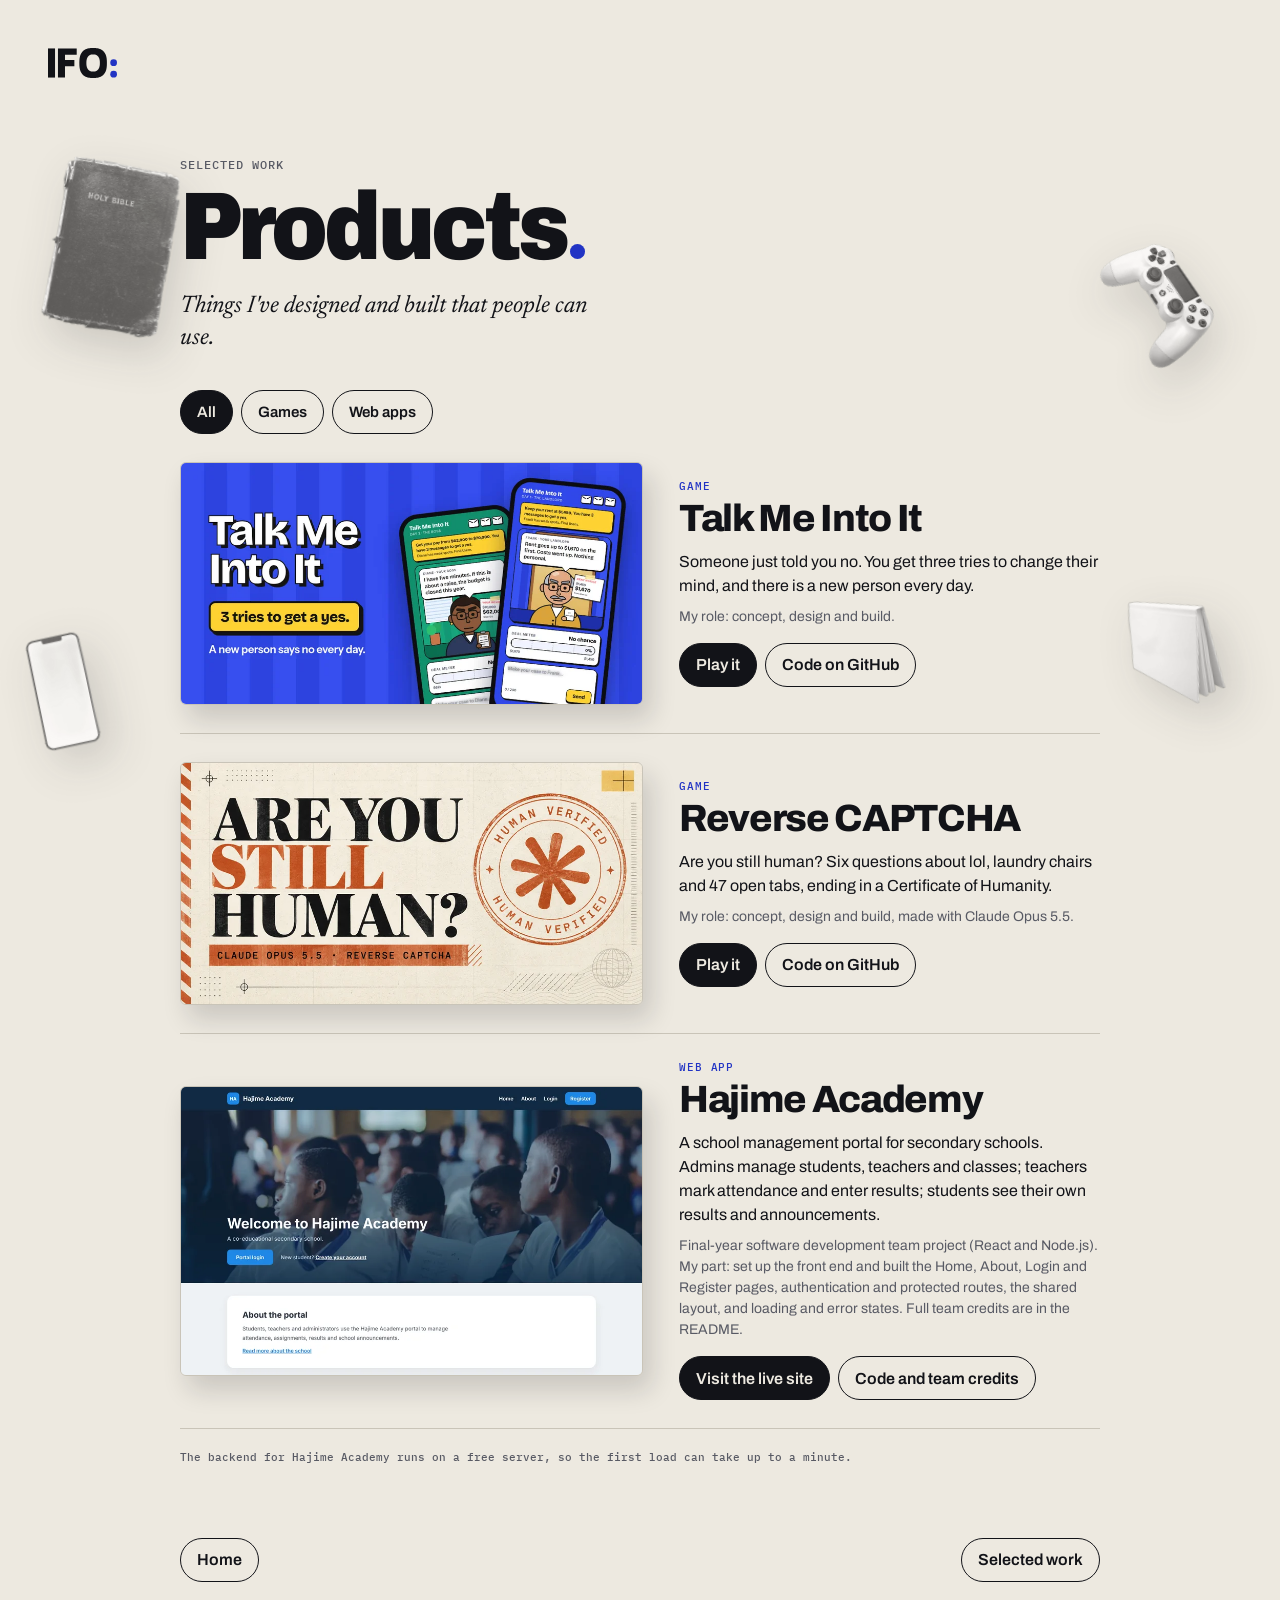
<file: products.html>
<!doctype html><html lang="en"><head><meta charset="utf-8">
<meta name="viewport" content="width=device-width,initial-scale=1,viewport-fit=cover">
<title>Products | Israel Femi-Ojo</title>
<meta name="description" content="Games and web apps designed and built by Israel Femi-Ojo.">
<link rel="canonical" href="https://israelfemiojo.github.io/israel-femi-ojo-portfolio/products.html">
<meta property="og:type" content="website">
<meta property="og:site_name" content="Israel Femi-Ojo">
<meta property="og:title" content="Products | Israel Femi-Ojo">
<meta property="og:description" content="Games and web apps designed and built by Israel Femi-Ojo.">
<meta property="og:url" content="https://israelfemiojo.github.io/israel-femi-ojo-portfolio/products.html">
<meta property="og:image" content="https://israelfemiojo.github.io/israel-femi-ojo-portfolio/portfolio-preview.jpg">
<meta property="og:image:secure_url" content="https://israelfemiojo.github.io/israel-femi-ojo-portfolio/portfolio-preview.jpg">
<meta property="og:image:type" content="image/jpeg">
<meta property="og:image:width" content="1200">
<meta property="og:image:height" content="630">
<meta property="og:image:alt" content="Israel Femi-Ojo on the IFO: blue dot.">
<meta name="twitter:card" content="summary_large_image">
<meta name="twitter:site" content="@israelfemiojo">
<meta name="twitter:creator" content="@israelfemiojo">
<meta name="twitter:title" content="Products | Israel Femi-Ojo">
<meta name="twitter:description" content="Games and web apps designed and built by Israel Femi-Ojo.">
<meta name="twitter:image" content="https://israelfemiojo.github.io/israel-femi-ojo-portfolio/portfolio-preview.jpg">
<meta name="twitter:image:alt" content="Israel Femi-Ojo on the IFO: blue dot.">
<link rel="icon" href="favicon.ico" sizes="32x32">
<link rel="icon" href="icon.svg" type="image/svg+xml">
<link rel="apple-touch-icon" href="apple-touch-icon.png">
<link rel="manifest" href="site.webmanifest">
<meta name="theme-color" content="#EDE9E0">
<link rel="preconnect" href="https://fonts.googleapis.com">
<link href="https://fonts.googleapis.com/css2?family=Archivo:wdth,wght@62..125,400..900&family=Newsreader:ital,opsz,wght@0,6..72,400;1,6..72,400&family=IBM+Plex+Mono:wght@500&display=swap" rel="stylesheet">
<link rel="stylesheet" href="ifo-hub.css">
<style></style>
<link rel="stylesheet" href="ifo-float.css">
<link rel="stylesheet" href="ifo-base.css">
</head><body>
<div class="hub"><header class="hub-nav"><a class="hub-logo" href="index.html#home" aria-label="IFO: home"><img src="assets/ifo-wordmark.svg" alt="IFO:" width="471" height="206"></a></header>
<main class="hub-main">
  <p class="hub-kicker">Selected work</p>
  <h1 class="hub-title">Products<span class="hub-dot"></span></h1>
  <p class="hub-lede">Things I've designed and built that people can use.</p>
  <div class="hub-tabs" role="tablist" aria-label="Product type">
    <button role="tab" aria-selected="true" data-filter="all">All</button>
    <button role="tab" aria-selected="false" data-filter="games" tabindex="-1">Games</button>
    <button role="tab" aria-selected="false" data-filter="web" tabindex="-1">Web apps</button>
  </div>
  <div class="prod-grid"><article class="prod" data-cat="games"><div class="prod-shot"><img src="assets/product-talk-me-into-it.webp" alt="Talk Me Into It preview" loading="lazy"></div><div class="prod-body"><p class="prod-cat">Game</p><h2 class="prod-name">Talk Me Into It</h2><p class="prod-desc">Someone just told you no. You get three tries to change their mind, and there is a new person every day.</p><p class="prod-role">My role: concept, design and build.</p><div class="prod-links"><a class="hub-pill hub-pill-primary" href="https://israelfemiojo.github.io/talk-me-into-it/" target="_blank" rel="noopener noreferrer">Play it</a><a class="hub-pill" href="https://github.com/IsraelFemiOjo/talk-me-into-it" target="_blank" rel="noopener noreferrer">Code on GitHub</a></div></div></article><article class="prod" data-cat="games"><div class="prod-shot"><img src="assets/product-reverse-captcha.webp" alt="Reverse CAPTCHA preview" loading="lazy"></div><div class="prod-body"><p class="prod-cat">Game</p><h2 class="prod-name">Reverse CAPTCHA</h2><p class="prod-desc">Are you still human? Six questions about lol, laundry chairs and 47 open tabs, ending in a Certificate of Humanity.</p><p class="prod-role">My role: concept, design and build, made with Claude Opus 5.5.</p><div class="prod-links"><a class="hub-pill hub-pill-primary" href="https://israelfemiojo.github.io/claude-opus-5-5-reverse-captcha/" target="_blank" rel="noopener noreferrer">Play it</a><a class="hub-pill" href="https://github.com/IsraelFemiOjo/claude-opus-5-5-reverse-captcha" target="_blank" rel="noopener noreferrer">Code on GitHub</a></div></div></article><article class="prod" data-cat="web"><div class="prod-shot"><img src="assets/product-hajime-academy.webp" alt="Hajime Academy home page" loading="lazy"></div><div class="prod-body"><p class="prod-cat">Web app</p><h2 class="prod-name">Hajime Academy</h2><p class="prod-desc">A school management portal for secondary schools. Admins manage students, teachers and classes; teachers mark attendance and enter results; students see their own results and announcements.</p><p class="prod-role">Final-year software development team project (React and Node.js). My part: set up the front end and built the Home, About, Login and Register pages, authentication and protected routes, the shared layout, and loading and error states. Full team credits are in the README.</p><div class="prod-links"><a class="hub-pill hub-pill-primary" href="https://hajime-academy.vercel.app" target="_blank" rel="noopener noreferrer">Visit the live site</a><a class="hub-pill" href="https://github.com/IsraelFemiOjo/hajime-academy" target="_blank" rel="noopener noreferrer">Code and team credits</a></div></div></article></div>
  <p class="hub-note">The backend for Hajime Academy runs on a free server, so the first load can take up to a minute.</p>
</main><footer class="hub-foot"><a class="hub-pill" href="index.html#home">Home</a><a class="hub-pill" href="index.html#work">Selected work</a></footer></div>
<script src="ifo-hub.js"></script>
<script src="ifo-float.js"></script>
</body></html>
</file>
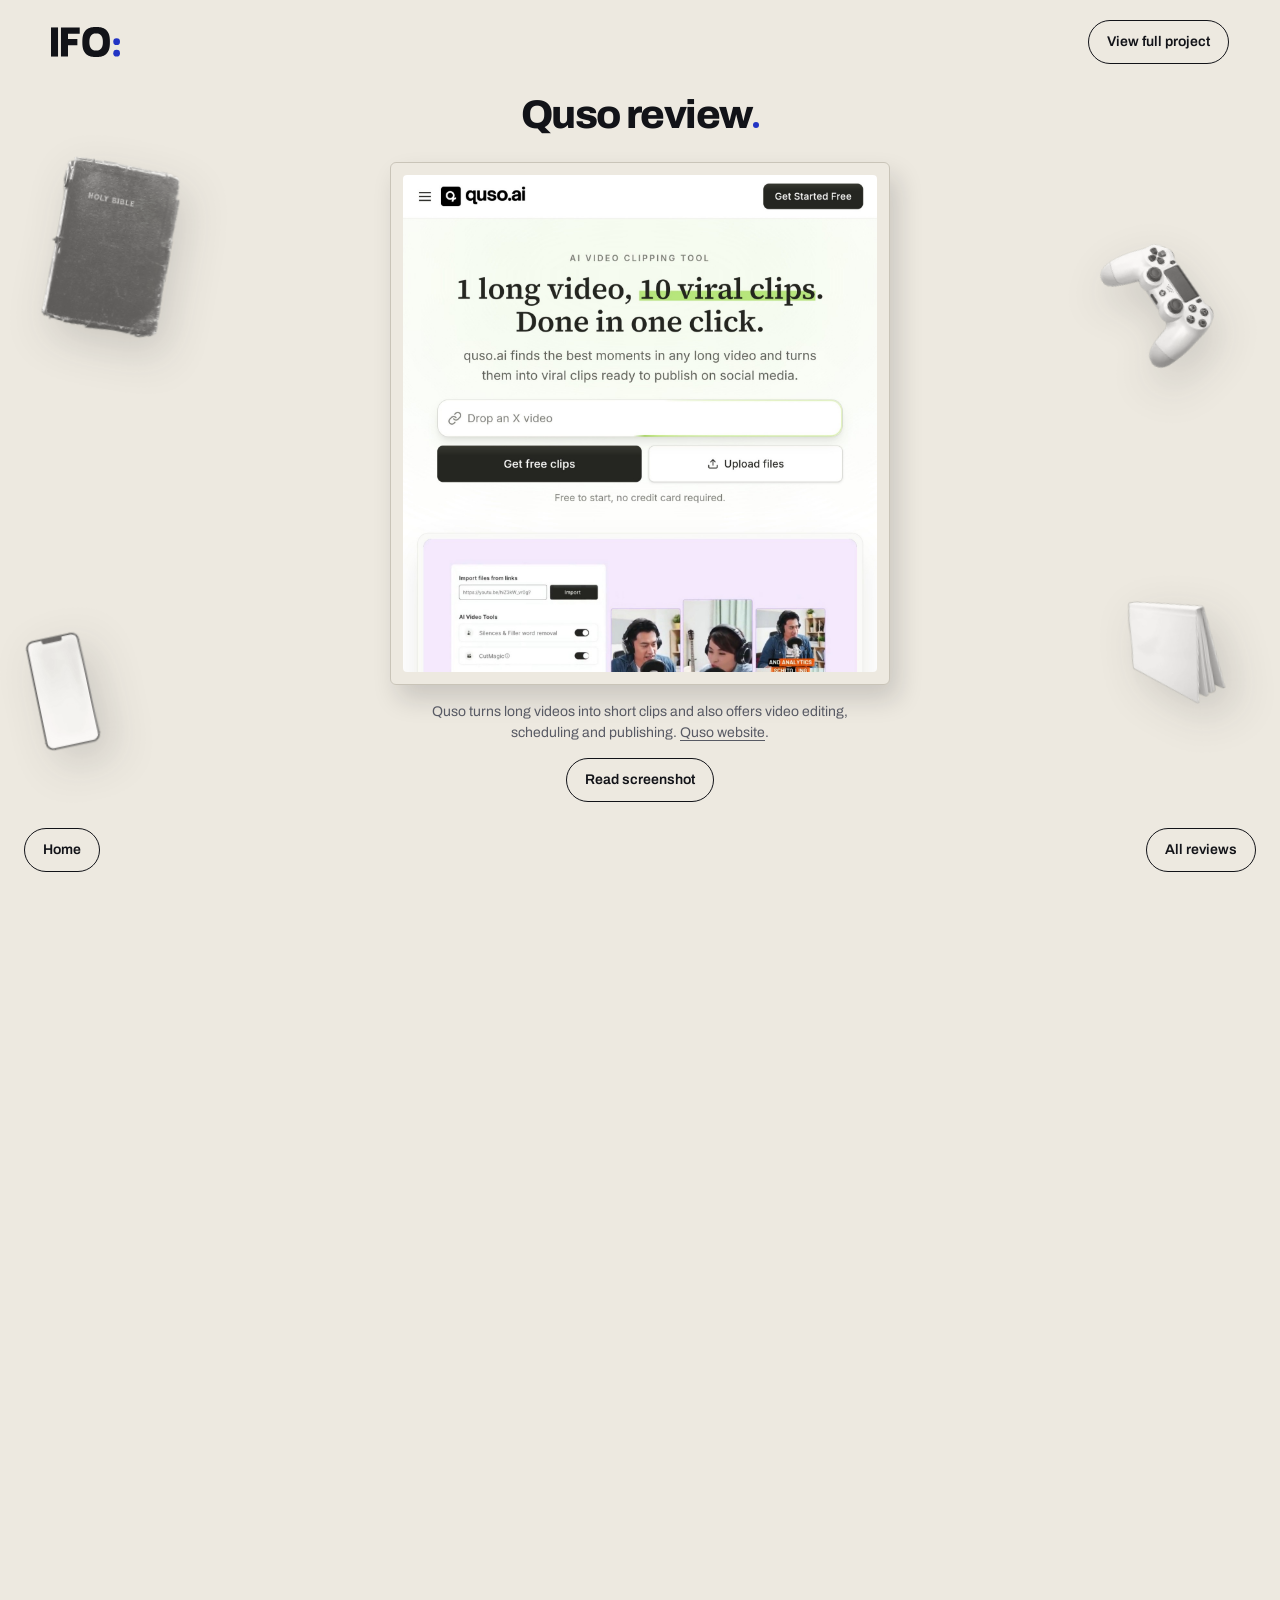
<file: quso-review.html>
<!doctype html>
<html lang="en">
<head>
  <meta charset="utf-8">
  <meta name="viewport" content="width=device-width, initial-scale=1, viewport-fit=cover">
  <title>Quso review — Israel Femi-Ojo</title>
  <meta name="description" content="An independent Quso homepage review covering product positioning, messaging and recommendations for customer research.">
  <link rel="canonical" href="https://israelfemiojo.github.io/israel-femi-ojo-portfolio/quso-review.html">
  <meta property="og:type" content="website">
  <meta property="og:site_name" content="Israel Femi-Ojo">
  <meta property="og:title" content="Quso review — Israel Femi-Ojo">
  <meta property="og:description" content="An independent Quso homepage review covering product positioning, messaging and recommendations for customer research.">
  <meta property="og:url" content="https://israelfemiojo.github.io/israel-femi-ojo-portfolio/quso-review.html">
  <meta property="og:image" content="https://israelfemiojo.github.io/israel-femi-ojo-portfolio/portfolio-preview.jpg">
  <meta property="og:image:secure_url" content="https://israelfemiojo.github.io/israel-femi-ojo-portfolio/portfolio-preview.jpg">
  <meta property="og:image:type" content="image/jpeg">
  <meta property="og:image:width" content="1200">
  <meta property="og:image:height" content="630">
  <meta property="og:image:alt" content="Israel Femi-Ojo on the IFO: blue dot.">
  <meta name="twitter:card" content="summary_large_image">
  <meta name="twitter:creator" content="@israelfemiojo">
  <meta name="twitter:title" content="Quso review — Israel Femi-Ojo">
  <meta name="twitter:description" content="An independent Quso homepage review covering product positioning, messaging and recommendations for customer research.">
  <meta name="twitter:image" content="https://israelfemiojo.github.io/israel-femi-ojo-portfolio/portfolio-preview.jpg">
  <meta name="twitter:image:alt" content="Israel Femi-Ojo on the IFO: blue dot.">
  <link rel="icon" href="favicon.ico" sizes="32x32">
<link rel="icon" href="icon.svg" type="image/svg+xml">
<link rel="apple-touch-icon" href="apple-touch-icon.png">
<link rel="manifest" href="site.webmanifest">
<meta name="theme-color" content="#EDE9E0">
  <link rel="preconnect" href="https://fonts.googleapis.com">
  <link rel="preconnect" href="https://fonts.gstatic.com" crossorigin>
  <link href="https://fonts.googleapis.com/css2?family=Archivo:wdth,wght@62..125,400..900&family=Newsreader:ital,opsz,wght@0,6..72,400;1,6..72,400&family=IBM+Plex+Mono:wght@500&display=swap" rel="stylesheet">
  <style>
html {
  color-scheme: light;
  scroll-behavior: smooth;
  scroll-padding-bottom: calc(112px + env(safe-area-inset-bottom));
}

body { margin: 0; background: #EDE9E0; }
body.qr-reading { overflow: hidden; }

#ifo-quso-review {
  --qr-page: #EDE9E0;
  --qr-band: var(--band);
  --qr-ink: #121318;
  --qr-muted: #585A64;
  --qr-border: rgba(24, 24, 24, 0.12);
  --qr-glass: rgba(255, 255, 255, 0.69);
  --qr-ease: cubic-bezier(0.16, 1, 0.3, 1);
  min-height: 100dvh;
  background: var(--qr-page);
  color: var(--qr-ink);
  font-family: "Instrument Sans", Arial, sans-serif;
  font-size: 14px;
  line-height: 1.55;
  text-align: center;
  -webkit-font-smoothing: antialiased;
}

#ifo-quso-review *,
#ifo-quso-review *::before,
#ifo-quso-review *::after { box-sizing: border-box; }
#ifo-quso-review [hidden] { display: none !important; }

#ifo-quso-review .qr-navigation {
  display: flex;
  align-items: center;
  justify-content: space-between;
  gap: 16px;
  max-width: 1440px;
  margin: 0 auto;
  padding: 20px clamp(20px, 4vw, 56px) 0;
}

#ifo-quso-review .qr-logo {
  display: inline-flex;
  align-items: center;
  justify-content: center;
  min-width: 44px;
  min-height: 44px;
}

#ifo-quso-review .qr-logo img { display: block; width: 62px; height: auto; }
#ifo-quso-review main { padding-bottom: calc(112px + env(safe-area-inset-bottom)); }
#ifo-quso-review .qr-intro { padding: 22px 20px 36px; }

#ifo-quso-review .qr-heading,
#ifo-quso-review .qr-link {
  display: inline-block;
  width: fit-content;
  max-width: 100%;
  margin: 0;
  border: 1px solid var(--qr-border);
  border-radius: 24px;
  background: var(--qr-glass);
  box-shadow: inset 0 1px 0 rgba(255, 255, 255, 0.95), 0 5px 14px rgba(0, 0, 0, 0.04);
  backdrop-filter: blur(16px);
  -webkit-backdrop-filter: blur(16px);
  color: var(--qr-ink);
  font-family: inherit;
  font-weight: 500;
  line-height: 1.25;
}

#ifo-quso-review .qr-heading { padding: 10px 20px; font-size: 16px; }
#ifo-quso-review .qr-page-title {
  padding: 12px 23px;
  font-size: clamp(28px, 4vw, 40px);
  letter-spacing: -0.035em;
}

#ifo-quso-review figure { width: 100%; margin: 22px auto 0; }
#ifo-quso-review .qr-homepage { max-width: 500px; }

#ifo-quso-review .qr-image-frame {
  width: 100%;
  padding: 10px;
  border: 1px solid var(--qr-border);
  border-radius: 25px;
  background: var(--qr-glass);
  box-shadow: inset 0 1px 0 rgba(255, 255, 255, 0.95), 0 12px 34px rgba(0, 0, 0, 0.065);
  backdrop-filter: blur(18px);
  -webkit-backdrop-filter: blur(18px);
  transform-origin: 50% 70%;
}

#ifo-quso-review .qr-image-frame img {
  display: block;
  width: 100%;
  height: auto;
  border-radius: 15px;
}

#ifo-quso-review figcaption { max-width: 53ch; margin: 16px auto 0; color: var(--qr-muted); }
#ifo-quso-review figcaption p { margin: 0; }
#ifo-quso-review figcaption p + p { margin-top: 12px; }
#ifo-quso-review .qr-source { color: inherit; text-underline-offset: 3px; }
#ifo-quso-review .qr-objective { max-width: 53ch; margin: 28px auto 0; }
#ifo-quso-review .qr-objective h2 { margin: 0; font-size: 16px; font-weight: 500; }
#ifo-quso-review .qr-objective p { margin: 9px auto 0; color: var(--qr-muted); }
#ifo-quso-review .qr-objective .qr-review-note { margin-top: 12px; font-size: 12px; }
#ifo-quso-review .qr-band { background: var(--qr-band); }

#ifo-quso-review .qr-challenges,
#ifo-quso-review .qr-observations,
#ifo-quso-review .qr-recommendations { padding: 32px 20px 38px; }
#ifo-quso-review .qr-section-copy { max-width: 61ch; margin: 20px auto 0; color: var(--qr-muted); }
#ifo-quso-review .qr-read-image { margin-top: 14px; }

#ifo-quso-review .qr-corrections {
  max-width: 61ch;
  margin: 28px auto 0;
  padding: 0;
  list-style: none;
  color: var(--qr-muted);
}

#ifo-quso-review .qr-corrections li + li { margin-top: 13px; }
#ifo-quso-review .qr-corrections li::before {
  content: "";
  display: inline-block;
  width: 4px;
  height: 4px;
  margin: 0 7px 3px 0;
  border-radius: 50%;
  background: currentColor;
}

#ifo-quso-review .qr-conclusion { padding: 32px 20px 36px; }
#ifo-quso-review .qr-conclusion p { max-width: 53ch; margin: 17px auto 0; color: var(--qr-muted); }
#ifo-quso-review .qr-skills { padding: 30px 20px 16px; }

#ifo-quso-review .qr-skills-list {
  display: flex;
  flex-wrap: wrap;
  align-items: center;
  justify-content: center;
  gap: 12px 22px;
  width: fit-content;
  max-width: min(100%, 660px);
  margin: 18px auto 0;
  padding: 20px 24px;
  border: 1px solid var(--qr-border);
  border-radius: 24px;
  background: var(--qr-glass);
  box-shadow: inset 0 1px 0 rgba(255, 255, 255, 0.95), 0 6px 18px rgba(0, 0, 0, 0.035);
  backdrop-filter: blur(16px);
  -webkit-backdrop-filter: blur(16px);
  list-style: none;
  color: var(--qr-muted);
}

#ifo-quso-review .qr-skills-list li { min-width: 0; overflow-wrap: anywhere; }
#ifo-quso-review .qr-link {
  display: inline-flex;
  align-items: center;
  justify-content: center;
  min-height: 44px;
  padding: 11px 18px;
  font-size: 14px;
  text-decoration: none;
  cursor: pointer;
  transition: background-color 180ms ease, border-color 180ms ease, transform 180ms ease;
}

#ifo-quso-review .qr-link:hover {
  background: rgba(255, 255, 255, 0.98);
  border-color: rgba(24, 24, 24, 0.22);
  transform: translateY(-2px);
}

#ifo-quso-review .qr-link:active { transform: translateY(1px) scale(0.985); }
#ifo-quso-review :is(a, button, [tabindex]):focus-visible { outline: 3px solid #121318; outline-offset: 4px; }
#ifo-quso-review .qr-link:disabled { opacity: 0.45; cursor: default; transform: none; }

#ifo-quso-review .qr-footer {
  position: fixed;
  left: max(24px, env(safe-area-inset-left));
  right: max(24px, env(safe-area-inset-right));
  bottom: max(28px, env(safe-area-inset-bottom));
  z-index: 30;
  padding: 0;
  pointer-events: none;
}

#ifo-quso-review .qr-footer nav { display: flex; align-items: center; justify-content: space-between; gap: 14px; }
#ifo-quso-review .qr-footer a { pointer-events: auto; }

#ifo-quso-review .qr-image-reader {
  width: min(calc(100% - 32px), 1100px);
  max-width: none;
  height: min(88dvh, 960px);
  max-height: calc(100dvh - 32px);
  margin: auto;
  padding: 18px;
  border: 1px solid var(--qr-border);
  border-radius: 26px;
  background: rgba(250, 250, 250, 0.97);
  color: var(--qr-ink);
  box-shadow: 0 24px 80px rgba(0, 0, 0, 0.18);
  text-align: center;
}

#ifo-quso-review .qr-image-reader[open] {
  display: grid;
  grid-template-rows: auto auto auto minmax(0, 1fr);
  gap: 12px;
}

#ifo-quso-review .qr-image-reader::backdrop {
  background: rgba(17, 17, 17, 0.36);
  backdrop-filter: blur(8px);
  -webkit-backdrop-filter: blur(8px);
}

#ifo-quso-review .qr-reader-header { display: flex; align-items: center; justify-content: space-between; gap: 12px; }
#ifo-quso-review .qr-reader-header h2 { margin: 0; font-size: 16px; font-weight: 500; }
#ifo-quso-review .qr-reader-controls { display: flex; justify-content: center; align-items: center; gap: 12px; }
#ifo-quso-review .qr-reader-controls .qr-link { padding-inline: 12px; }
#ifo-quso-review #qr-reader-scale { min-width: 4ch; font-size: 13px; }
#ifo-quso-review #qr-reader-help { margin: 0; font-size: 12px; color: var(--qr-muted); }

#ifo-quso-review .qr-reader-viewport {
  min-width: 0;
  overflow: auto;
  overscroll-behavior: contain;
  border-radius: 12px;
  background: white;
  -webkit-overflow-scrolling: touch;
}

#ifo-quso-review .qr-reader-image { display: block; width: 100%; max-width: none; height: auto; }

/* Content stays readable without JavaScript or with reduced motion. */
#ifo-quso-review.qr-motion-ready [data-motion] { opacity: 0; }
#ifo-quso-review.qr-motion-ready [data-motion="heading"] { transform: translateY(-22px) scale(0.91); }
#ifo-quso-review.qr-motion-ready [data-motion="lift"] { transform: translateY(26px); }
#ifo-quso-review.qr-motion-ready [data-motion="frame"] { transform: translateY(64px) scale(0.84); }

#ifo-quso-review.qr-motion-ready [data-motion].qr-in-view {
  animation-duration: 540ms;
  animation-timing-function: var(--qr-ease);
  animation-fill-mode: both;
  animation-delay: var(--qr-delay, 0ms);
}

#ifo-quso-review.qr-motion-ready [data-motion="heading"].qr-in-view { animation-name: qr-heading-drop; }
#ifo-quso-review.qr-motion-ready [data-motion="lift"].qr-in-view { animation-name: qr-caption-rise; animation-duration: 480ms; }
#ifo-quso-review.qr-motion-ready [data-motion="frame"].qr-in-view { animation-name: qr-frame-pop; animation-duration: 700ms; }

@keyframes qr-heading-drop {
  0% { opacity: 0; transform: translateY(-22px) scale(0.91); }
  70% { opacity: 1; transform: translateY(3px) scale(1.015); }
  100% { opacity: 1; transform: translateY(0) scale(1); }
}

@keyframes qr-caption-rise {
  0% { opacity: 0; transform: translateY(26px); }
  100% { opacity: 1; transform: translateY(0); }
}

@keyframes qr-frame-pop {
  0% { opacity: 0; transform: translateY(64px) scale(0.84); }
  65% { opacity: 1; transform: translateY(-7px) scale(1.025); }
  100% { opacity: 1; transform: translateY(0) scale(1); }
}

@media (min-width: 560px) {
  #ifo-quso-review .qr-intro { padding-top: 26px; padding-bottom: 42px; }
  #ifo-quso-review .qr-challenges,
  #ifo-quso-review .qr-observations,
  #ifo-quso-review .qr-recommendations { padding: 36px 24px 44px; }
  #ifo-quso-review .qr-image-frame { padding: 12px; }
}

@media (prefers-reduced-motion: reduce) {
  html { scroll-behavior: auto; }
  #ifo-quso-review [data-motion] { opacity: 1 !important; transform: none !important; animation: none !important; }
  #ifo-quso-review .qr-link { transition: none; }
  #ifo-quso-review .qr-link:hover,
  #ifo-quso-review .qr-link:active { transform: none; }
}

</style>
<link rel="stylesheet" href="ifo-theme.css">
<link rel="stylesheet" href="ifo-float.css">
<link rel="stylesheet" href="ifo-base.css">
</head>
<body>
  <div id="ifo-quso-review">
    <header class="qr-navigation">
      <a class="qr-logo" href="index.html#home" aria-label="Home">
        <img src="assets/ifo-wordmark.svg" alt="IFO:" width="471" height="206">
      </a>
      <a class="qr-link" href="https://funky-oxygen-fc5.notion.site/Does-Quso-s-homepage-explain-why-someone-should-choose-it-3d90af4e5e03802cb5a5f9bad226d907?source=copy_link" target="_blank" rel="noopener noreferrer" aria-label="View the full Quso project on Notion (opens in a new tab)">View full project</a>
    </header>

    <main>
      <section class="qr-intro" aria-labelledby="qr-title">
        <h1 class="qr-heading qr-page-title" id="qr-title" data-motion="heading">Quso review</h1>
        <figure class="qr-homepage">
          <div class="qr-image-frame" data-motion="frame">
            <img id="qr-homepage-image" src="[data-uri]" alt="Quso homepage emphasizing AI video clipping: one long video becomes ten clips in one click, with a video-link input and upload controls." width="1466" height="1536" fetchpriority="high" decoding="async">
          </div>
          <figcaption data-motion="lift">Quso turns long videos into short clips and also offers video editing, scheduling and publishing. <a class="qr-source" href="https://quso.ai/" target="_blank" rel="noopener noreferrer" aria-label="Visit Quso's website (opens in a new tab)">Quso website</a>.</figcaption>
        </figure>
        <button class="qr-link qr-read-image" type="button" data-read-image="qr-homepage-image" data-image-title="Quso homepage screenshot" aria-label="Read the Quso homepage screenshot" aria-haspopup="dialog" aria-controls="qr-image-reader" hidden>Read screenshot</button>
        <div class="qr-objective" data-motion="lift">
          <h2>Review objective</h2>
          <p>Review whether Quso’s homepage makes it clear who the product is for and why someone should choose it.</p>
          <p class="qr-review-note">Independent review.</p>
        </div>
      </section>

      <section class="qr-challenges qr-band" aria-labelledby="qr-challenges-title">
        <h2 class="qr-heading" id="qr-challenges-title" data-motion="heading">Challenges discovered</h2>
        <p class="qr-section-copy" data-motion="lift">The opening mainly presents video clipping. Editing, scheduling and publishing appear further down, so the first screen does little to explain why someone would use these tools together.</p>
      </section>

      <section class="qr-observations" aria-labelledby="qr-observations-title">
        <h2 class="qr-heading" id="qr-observations-title" data-motion="heading">Observations</h2>
        <p class="qr-section-copy" data-motion="lift">Quso’s published ReeAnimate customer story discussed both clip selection and scheduling. This suggested that the wider workflow deserved attention, although one customer’s experience was not enough to decide the main message.</p>
      </section>

      <section class="qr-recommendations qr-band" aria-labelledby="qr-recommendations-title">
        <h2 class="qr-heading" id="qr-recommendations-title" data-motion="heading">Recommendations</h2>
        <ul class="qr-corrections" role="list">
          <li data-motion="lift">Start with existing customer feedback to identify who gets the most value from Quso.</li>
          <li data-motion="lift" style="--qr-delay: 50ms">Ask customers why they signed up, which features they rely on and which alternatives they considered.</li>
          <li data-motion="lift" style="--qr-delay: 100ms">Use those findings to decide which audience and benefit the homepage should address first.</li>
          <li data-motion="lift" style="--qr-delay: 150ms">Support the message with relevant customer examples on the website and social pages.</li>
        </ul>
      </section>

      <section class="qr-conclusion" aria-labelledby="qr-conclusion-title">
        <h2 class="qr-heading" id="qr-conclusion-title" data-motion="heading">Conclusion</h2>
        <p data-motion="lift">The homepage should explain the reason to choose Quso before introducing the wider feature set. Customer research would help establish which reason deserves to lead.</p>
      </section>

      <section class="qr-skills" aria-labelledby="qr-skills-title">
        <h2 class="qr-heading" id="qr-skills-title" data-motion="heading">Skills applied</h2>
        <ul class="qr-skills-list" role="list" data-motion="lift">
          <li>Product research</li>
          <li>Homepage review</li>
          <li>Messaging analysis</li>
          <li>Brand positioning</li>
          <li>Content strategy</li>
          <li>Report writing</li>
        </ul>
      </section>
    </main>

    <footer class="qr-footer">
      <nav aria-label="Return navigation">
        <a class="qr-link" href="index.html#home">Home</a>
        <a class="qr-link" href="reviews.html">All reviews</a>
      </nav>
    </footer>

    <dialog class="qr-image-reader" id="qr-image-reader" aria-labelledby="qr-reader-title" aria-describedby="qr-reader-help">
      <div class="qr-reader-header">
        <h2 id="qr-reader-title">Read screenshot</h2>
        <button class="qr-link" type="button" data-reader-close autofocus>Close</button>
      </div>
      <div class="qr-reader-controls">
        <button class="qr-link" type="button" data-reader-zoom="out" aria-label="Zoom out">Zoom out</button>
        <output id="qr-reader-scale" aria-live="polite" aria-label="Screenshot zoom">100%</output>
        <button class="qr-link" type="button" data-reader-zoom="in" aria-label="Zoom in">Zoom in</button>
      </div>
      <p id="qr-reader-help">Zoom in to read the page. Scroll inside the image to see more.</p>
      <div class="qr-reader-viewport" tabindex="0" role="region" aria-label="Scrollable screenshot">
        <img class="qr-reader-image" alt="">
      </div>
    </dialog>
  </div>
<script>
(() => {
  "use strict";

  const root = document.getElementById("ifo-quso-review");
  if (!root) return;

  function enableMotion() {
    if (!window.matchMedia) return;
    const pieces = [...root.querySelectorAll("[data-motion]")];
    const preference = window.matchMedia("(prefers-reduced-motion: reduce)");
    let observer;

    function resetMotion() {
      if (observer) observer.disconnect();
      observer = null;
      root.classList.remove("qr-motion-ready");
      pieces.forEach(piece => piece.classList.remove("qr-in-view"));
    }

    function configureMotion() {
      resetMotion();
      if (preference.matches || !("IntersectionObserver" in window)) return;
      try {
        observer = new IntersectionObserver(entries => {
          entries.forEach(entry => {
            // Leaving the viewport resets the animation for every return.
            entry.target.classList.toggle("qr-in-view", entry.isIntersecting);
          });
        }, { root: null, threshold: 0.14, rootMargin: "0px 0px -6% 0px" });
        root.classList.add("qr-motion-ready");
        pieces.forEach(piece => observer.observe(piece));
      } catch {
        resetMotion();
      }
    }

    configureMotion();
    if (preference.addEventListener) {
      preference.addEventListener("change", configureMotion);
    } else if (preference.addListener) {
      preference.addListener(configureMotion);
    }
    window.addEventListener("pageshow", event => {
      if (event.persisted) configureMotion();
    });
  }

  function enableImageReader() {
    const dialog = root.querySelector("#qr-image-reader");
    if (!dialog || typeof dialog.showModal !== "function") return;
    const image = dialog.querySelector(".qr-reader-image");
    const title = dialog.querySelector("#qr-reader-title");
    const viewport = dialog.querySelector(".qr-reader-viewport");
    const scale = dialog.querySelector("#qr-reader-scale");
    const zoomOut = dialog.querySelector('[data-reader-zoom="out"]');
    const zoomIn = dialog.querySelector('[data-reader-zoom="in"]');
    let zoom = 1;
    let opener;

    function setZoom(value) {
      zoom = Math.max(1, Math.min(3.5, value));
      image.style.width = `${zoom * 100}%`;
      scale.value = `${Math.round(zoom * 100)}%`;
      scale.textContent = scale.value;
      zoomOut.disabled = zoom === 1;
      zoomIn.disabled = zoom === 3.5;
    }

    root.querySelectorAll("[data-read-image]").forEach(button => {
      const source = document.getElementById(button.dataset.readImage);
      if (!source) return;
      button.hidden = false;
      button.addEventListener("click", () => {
        opener = button;
        image.src = source.currentSrc || source.src;
        image.alt = source.alt;
        title.textContent = button.dataset.imageTitle;
        setZoom(1);
        dialog.showModal();
        document.body.classList.add("qr-reading");
        viewport.scrollTop = 0;
        viewport.scrollLeft = 0;
      });
    });
    zoomOut.addEventListener("click", () => setZoom(zoom - 0.5));
    zoomIn.addEventListener("click", () => setZoom(zoom + 0.5));
    dialog.querySelector("[data-reader-close]").addEventListener("click", () => dialog.close());
    dialog.addEventListener("close", () => {
      document.body.classList.remove("qr-reading");
      if (opener) opener.focus({ preventScroll: true });
    });
  }

  enableMotion();
  enableImageReader();
})();


</script>
<script src="ifo-float.js"></script>
</body>
</html>
</file>
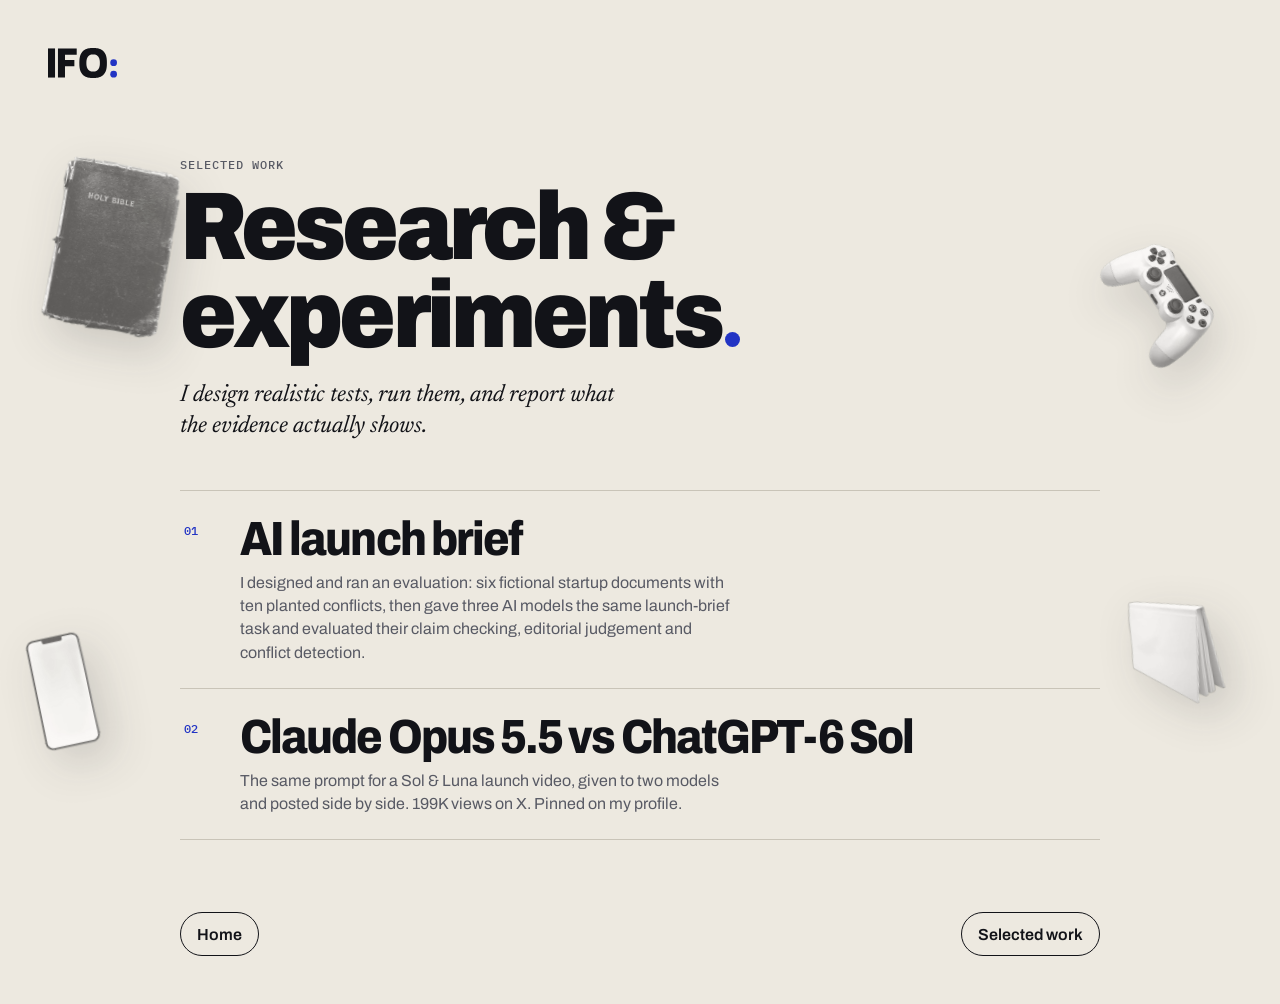
<file: research.html>
<!doctype html><html lang="en"><head><meta charset="utf-8">
<meta name="viewport" content="width=device-width,initial-scale=1,viewport-fit=cover">
<title>Research &amp; experiments | Israel Femi-Ojo</title>
<meta name="description" content="Research and experiments by Israel Femi-Ojo: realistic tests, clear findings.">
<link rel="canonical" href="https://israelfemiojo.github.io/israel-femi-ojo-portfolio/research.html">
<meta property="og:type" content="website">
<meta property="og:site_name" content="Israel Femi-Ojo">
<meta property="og:title" content="Research &amp; experiments | Israel Femi-Ojo">
<meta property="og:description" content="Research and experiments by Israel Femi-Ojo: realistic tests, clear findings.">
<meta property="og:url" content="https://israelfemiojo.github.io/israel-femi-ojo-portfolio/research.html">
<meta property="og:image" content="https://israelfemiojo.github.io/israel-femi-ojo-portfolio/portfolio-preview.jpg">
<meta property="og:image:secure_url" content="https://israelfemiojo.github.io/israel-femi-ojo-portfolio/portfolio-preview.jpg">
<meta property="og:image:type" content="image/jpeg">
<meta property="og:image:width" content="1200">
<meta property="og:image:height" content="630">
<meta property="og:image:alt" content="Israel Femi-Ojo on the IFO: blue dot.">
<meta name="twitter:card" content="summary_large_image">
<meta name="twitter:site" content="@israelfemiojo">
<meta name="twitter:creator" content="@israelfemiojo">
<meta name="twitter:title" content="Research &amp; experiments | Israel Femi-Ojo">
<meta name="twitter:description" content="Research and experiments by Israel Femi-Ojo: realistic tests, clear findings.">
<meta name="twitter:image" content="https://israelfemiojo.github.io/israel-femi-ojo-portfolio/portfolio-preview.jpg">
<meta name="twitter:image:alt" content="Israel Femi-Ojo on the IFO: blue dot.">
<link rel="icon" href="favicon.ico" sizes="32x32">
<link rel="icon" href="icon.svg" type="image/svg+xml">
<link rel="apple-touch-icon" href="apple-touch-icon.png">
<link rel="manifest" href="site.webmanifest">
<meta name="theme-color" content="#EDE9E0">
<link rel="preconnect" href="https://fonts.googleapis.com">
<link href="https://fonts.googleapis.com/css2?family=Archivo:wdth,wght@62..125,400..900&family=Newsreader:ital,opsz,wght@0,6..72,400;1,6..72,400&family=IBM+Plex+Mono:wght@500&display=swap" rel="stylesheet">
<link rel="stylesheet" href="ifo-hub.css">
<style></style>
<link rel="stylesheet" href="ifo-float.css">
<link rel="stylesheet" href="ifo-base.css">
</head><body>
<div class="hub"><header class="hub-nav"><a class="hub-logo" href="index.html#home" aria-label="IFO: home"><img src="assets/ifo-wordmark.svg" alt="IFO:" width="471" height="206"></a></header>
<main class="hub-main">
  <p class="hub-kicker">Selected work</p>
  <h1 class="hub-title">Research &amp; experiments<span class="hub-dot"></span></h1>
  <p class="hub-lede">I design realistic tests, run them, and report what the evidence actually shows.</p>
  <ol class="hub-list">
    <li><a class="hub-row" href="ai-launch-brief.html"><span class="hub-num">01</span><span class="hub-row-body"><span class="hub-row-title"><span class="scrib-t">AI launch brief</span></span><span class="hub-row-desc">I designed and ran an evaluation: six fictional startup documents with ten planted conflicts, then gave three AI models the same launch-brief task and evaluated their claim checking, editorial judgement and conflict detection.</span></span></a></li>
    <li><a class="hub-row" href="https://x.com/israelfemiojo" target="_blank" rel="noopener noreferrer"><span class="hub-num">02</span><span class="hub-row-body"><span class="hub-row-title"><span class="scrib-t">Claude Opus 5.5 vs ChatGPT-6 Sol</span></span><span class="hub-row-desc">The same prompt for a Sol &amp; Luna launch video, given to two models and posted side by side. 199K views on X. Pinned on my profile.</span></span></a></li>
  </ol>
</main><footer class="hub-foot"><a class="hub-pill" href="index.html#home">Home</a><a class="hub-pill" href="index.html#work">Selected work</a></footer></div>
<script src="ifo-hub.js"></script>
<script src="ifo-float.js"></script>
</body></html>
</file>
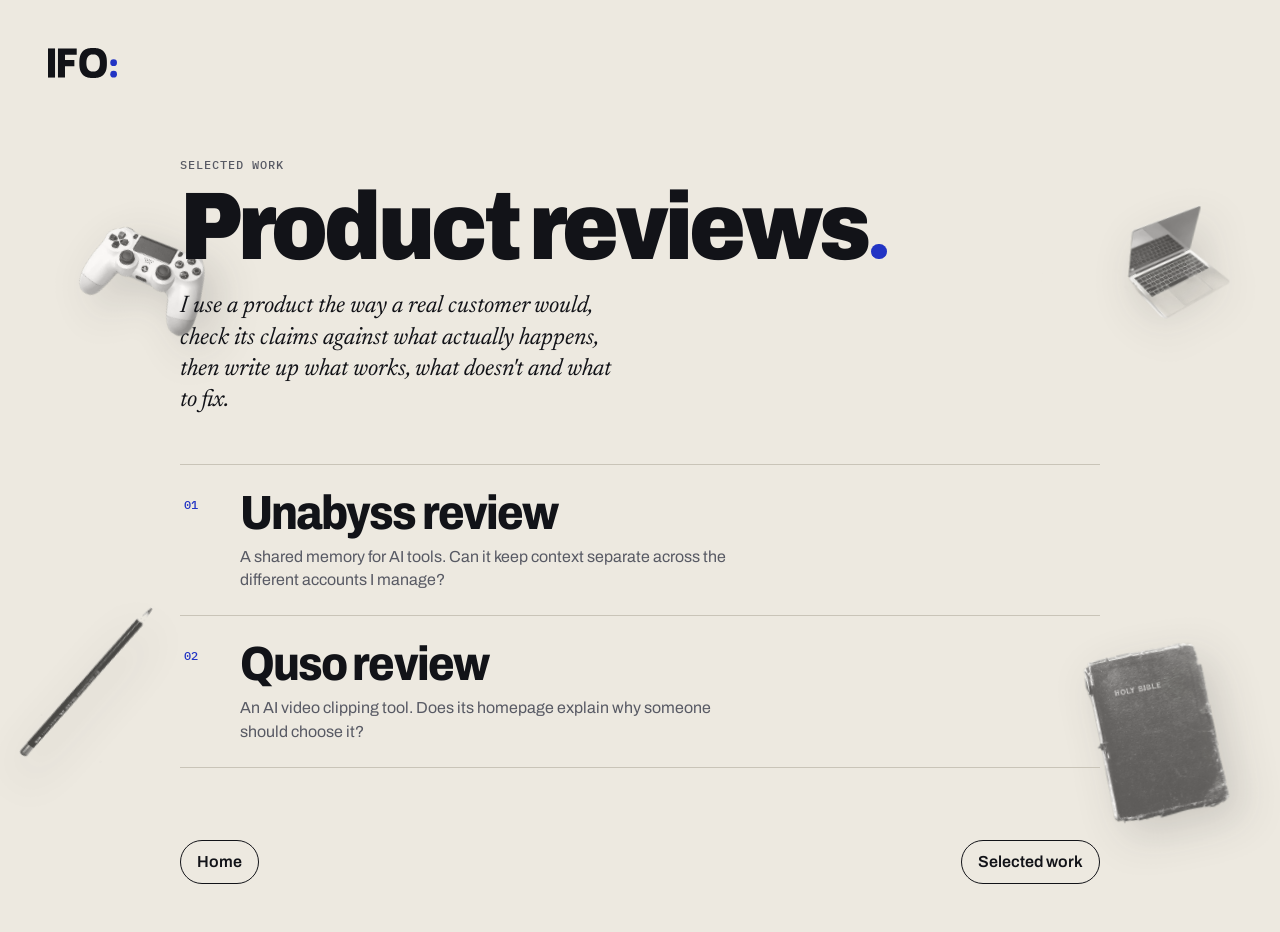
<file: reviews.html>
<!doctype html><html lang="en"><head><meta charset="utf-8">
<meta name="viewport" content="width=device-width,initial-scale=1,viewport-fit=cover">
<title>Product reviews | Israel Femi-Ojo</title>
<meta name="description" content="Hands-on product reviews by Israel Femi-Ojo: real use, claims checked, clear recommendations.">
<link rel="canonical" href="https://israelfemiojo.github.io/israel-femi-ojo-portfolio/reviews.html">
<meta property="og:type" content="website">
<meta property="og:site_name" content="Israel Femi-Ojo">
<meta property="og:title" content="Product reviews | Israel Femi-Ojo">
<meta property="og:description" content="Hands-on product reviews by Israel Femi-Ojo: real use, claims checked, clear recommendations.">
<meta property="og:url" content="https://israelfemiojo.github.io/israel-femi-ojo-portfolio/reviews.html">
<meta property="og:image" content="https://israelfemiojo.github.io/israel-femi-ojo-portfolio/portfolio-preview.jpg">
<meta property="og:image:secure_url" content="https://israelfemiojo.github.io/israel-femi-ojo-portfolio/portfolio-preview.jpg">
<meta property="og:image:type" content="image/jpeg">
<meta property="og:image:width" content="1200">
<meta property="og:image:height" content="630">
<meta property="og:image:alt" content="Israel Femi-Ojo on the IFO: blue dot.">
<meta name="twitter:card" content="summary_large_image">
<meta name="twitter:site" content="@israelfemiojo">
<meta name="twitter:creator" content="@israelfemiojo">
<meta name="twitter:title" content="Product reviews | Israel Femi-Ojo">
<meta name="twitter:description" content="Hands-on product reviews by Israel Femi-Ojo: real use, claims checked, clear recommendations.">
<meta name="twitter:image" content="https://israelfemiojo.github.io/israel-femi-ojo-portfolio/portfolio-preview.jpg">
<meta name="twitter:image:alt" content="Israel Femi-Ojo on the IFO: blue dot.">
<link rel="icon" href="favicon.ico" sizes="32x32">
<link rel="icon" href="icon.svg" type="image/svg+xml">
<link rel="apple-touch-icon" href="apple-touch-icon.png">
<link rel="manifest" href="site.webmanifest">
<meta name="theme-color" content="#EDE9E0">
<link rel="preconnect" href="https://fonts.googleapis.com">
<link href="https://fonts.googleapis.com/css2?family=Archivo:wdth,wght@62..125,400..900&family=Newsreader:ital,opsz,wght@0,6..72,400;1,6..72,400&family=IBM+Plex+Mono:wght@500&display=swap" rel="stylesheet">
<link rel="stylesheet" href="ifo-hub.css">
<style></style>
<link rel="stylesheet" href="ifo-float.css">
<link rel="stylesheet" href="ifo-base.css">
</head><body>
<div class="hub"><header class="hub-nav"><a class="hub-logo" href="index.html#home" aria-label="IFO: home"><img src="assets/ifo-wordmark.svg" alt="IFO:" width="471" height="206"></a></header>
<main class="hub-main">
  <p class="hub-kicker">Selected work</p>
  <h1 class="hub-title">Product reviews<span class="hub-dot"></span></h1>
  <p class="hub-lede">I use a product the way a real customer would, check its claims against what actually happens, then write up what works, what doesn't and what to fix.</p>
  <ol class="hub-list">
    <li><a class="hub-row" href="unabyss-review.html"><span class="hub-num">01</span><span class="hub-row-body"><span class="hub-row-title"><span class="scrib-t">Unabyss review</span></span><span class="hub-row-desc">A shared memory for AI tools. Can it keep context separate across the different accounts I manage?</span></span></a></li>
    <li><a class="hub-row" href="quso-review.html"><span class="hub-num">02</span><span class="hub-row-body"><span class="hub-row-title"><span class="scrib-t">Quso review</span></span><span class="hub-row-desc">An AI video clipping tool. Does its homepage explain why someone should choose it?</span></span></a></li>
  </ol>
</main><footer class="hub-foot"><a class="hub-pill" href="index.html#home">Home</a><a class="hub-pill" href="index.html#work">Selected work</a></footer></div>
<script src="ifo-hub.js"></script>
<script src="ifo-float.js"></script>
</body></html>
</file>
<file: ifo-base.css>
/* IFO: base system, shared by every page.
   Five colour tokens, one type scale, one spacing scale. Everything else is derived from these. */
:root{
  /* colour: the five tokens */
  --ink:#121318;
  --paper:#EDE9E0;
  --ballpoint:#2234C4;
  --muted:#585A64;
  --line:#C9C4B8;
  /* derived from the tokens, not new colours */
  --ballpoint-on-ink:#8C98FF;                                   /* the same blue, lifted for dark backgrounds */
  --band:color-mix(in srgb,var(--ink) 7%,var(--paper));
  --paper-hover:color-mix(in srgb,var(--ink) 5%,var(--paper));
  --ink-hover:color-mix(in srgb,var(--paper) 10%,var(--ink));

  /* type scale (px): small text to section headings; display headings use clamp() */
  --fs-xs:11px; --fs-s:12px; --fs-sm:13px; --fs-m:14px; --fs-ml:16px; --fs-l:18px; --fs-xl:20px; --fs-2xl:24px; --fs-3xl:30px;

  /* spacing scale (px), on a 4px grid */
  --sp-1:4px; --sp-2:8px; --sp-3:12px; --sp-4:16px; --sp-5:20px; --sp-6:24px; --sp-7:28px; --sp-8:32px; --sp-10:40px; --sp-14:56px; --sp-16:64px;
}

/* keyboard focus: one clear ring everywhere */
:where(a,button,[role="tab"],[tabindex]:not([tabindex="-1"])):focus-visible{outline:2px solid var(--ink)!important;outline-offset:3px!important;border-radius:6px}

/* tap targets: at least 44px */
.mv-tab,.hub-tabs [role="tab"]{min-height:44px!important}
:is(.logo,.cs-logo,.hub-logo,.ur-logo,.qr-logo,.lb-logo){position:relative}
:is(.logo,.cs-logo,.hub-logo,.ur-logo,.qr-logo,.lb-logo)::after{content:"";position:absolute;left:-8px;right:-8px;top:50%;height:44px;transform:translateY(-50%)}

/* reduced motion: no movement, content still appears */
@media (prefers-reduced-motion:reduce){
  *,*::before,*::after{animation-duration:.01ms!important;animation-delay:0s!important;animation-iteration-count:1!important;transition-duration:.01ms!important;scroll-behavior:auto!important}
}
/* home: main buttons, work list and the email link */
.pill{min-height:44px!important;display:inline-flex!important;align-items:center}
.work-link{min-height:44px!important}
.contact-mail{position:relative;display:inline-block}
.contact-mail::after{content:"";position:absolute;left:-6px;right:-6px;top:50%;height:44px;transform:translateY(-50%)}
</file>
<file: ifo-theme.css>
/* IFO: brand layer for the case-study pages.
   Loaded after each page's own styles. Paper and ink grounds, Archivo / Newsreader / IBM Plex Mono,
   flat rounded controls and the ballpoint blue as the one accent. */

#ifo-content-strategy, #ifo-launch-brief, #ifo-unabyss-review, #ifo-quso-review {
  --ifo-paper: #EDE9E0; --ifo-fold: var(--band); --ifo-ink: #121318; --ifo-muted: #585A64;
  --ifo-rule: #C9C4B8; --ifo-ballpoint: #2234C4;
}
#ifo-content-strategy { --cs-page: var(--ifo-paper); --cs-band: var(--ifo-fold); --cs-ink: var(--ifo-ink); --cs-muted: var(--ifo-muted); --cs-border: var(--ifo-rule); --cs-glass: var(--ifo-paper); }
#ifo-launch-brief     { --lb-page: var(--ifo-paper); --lb-band: var(--ifo-fold); --lb-ink: var(--ifo-ink); --lb-muted: var(--ifo-muted); --lb-border: var(--ifo-rule); --lb-glass: var(--ifo-paper); }
#ifo-unabyss-review   { --ur-page: var(--ifo-paper); --ur-band: var(--ifo-fold); --ur-ink: var(--ifo-ink); --ur-muted: var(--ifo-muted); --ur-border: var(--ifo-rule); --ur-glass: var(--ifo-paper); }
#ifo-quso-review      { --qr-page: var(--ifo-paper); --qr-band: var(--ifo-fold); --qr-ink: var(--ifo-ink); --qr-muted: var(--ifo-muted); --qr-border: var(--ifo-rule); --qr-glass: var(--ifo-paper); }

html, body { background: #EDE9E0; }
body, #ifo-content-strategy, #ifo-launch-brief, #ifo-unabyss-review, #ifo-quso-review,
#ifo-content-strategy button, #ifo-launch-brief button, #ifo-unabyss-review button, #ifo-quso-review button {
  font-family: "Archivo", "Helvetica Neue", Arial, sans-serif;
}
::selection { background: #2234C4; color: #EDE9E0; }

/* glass is retired everywhere */
:is(#ifo-content-strategy, #ifo-launch-brief, #ifo-unabyss-review, #ifo-quso-review) * {
  -webkit-backdrop-filter: none !important; backdrop-filter: none !important;
}

/* page titles and section labels: type, not boxes */
:is(.cs-heading, .lb-heading, .ur-heading, .qr-heading) {
  border: 0 !important; background: none !important; box-shadow: none !important; padding: 0 !important;
  font-weight: 800 !important; letter-spacing: -0.04em !important;
}
h1:is(.cs-heading, .lb-heading, .ur-heading, .qr-heading)::after {
  content: ""; display: inline-block; width: .15em; height: .15em; margin-left: .05em; border-radius: 50%; background: #2234C4;
}

/* links and buttons: flat pills, the ballpoint dot slides in on hover */
:is(.cs-link, .lb-link, .ur-link, .qr-link) {
  display: inline-flex !important; align-items: center; border: 1.5px solid #121318 !important;
  background: transparent !important; box-shadow: none !important; border-radius: 999px !important;
  color: #121318 !important; font-weight: 600 !important;
  transition: transform 160ms ease, background-color 200ms ease !important;
}
:is(.cs-link, .lb-link, .ur-link, .qr-link)::before {
  content: ""; width: 0; height: 8px; border-radius: 50%; background: #2234C4; margin-right: 0; transform: scale(0);
  transition: width 260ms cubic-bezier(.34,1.4,.64,1), margin 260ms cubic-bezier(.34,1.4,.64,1), transform 260ms cubic-bezier(.34,1.4,.64,1);
}
@media (hover: hover) {
  :is(.cs-link, .lb-link, .ur-link, .qr-link):hover { transform: none !important; background: transparent !important; }
  :is(.cs-link, .lb-link, .ur-link, .qr-link):hover::before { width: 8px; margin-right: 8px; transform: scale(1); }
}
:is(.cs-link, .lb-link, .ur-link, .qr-link):active { transform: scale(.96) !important; background: var(--band) !important; }

/* screenshot and image frames: real UI gets the 6px card radius, no glass */
:is(.cs-image-frame, .lb-image-frame, .ur-image-frame, .qr-image-frame, .mv-frame) {
  background: #EDE9E0 !important; border: 1px solid #C9C4B8 !important; border-radius: 6px !important;
  box-shadow: 8px 14px 26px rgba(18, 19, 24, 0.16) !important;
}
:is(.cs-image-frame, .lb-image-frame, .ur-image-frame, .qr-image-frame, .mv-frame) img { border-radius: 4px !important; }

/* panels and lists */
:is(.cs-workflow-list, .cs-skills-list, .lb-skills-list, .ur-skills-list, .qr-skills-list) {
  background: #EDE9E0 !important; border: 1px solid #C9C4B8 !important; border-radius: 6px !important; box-shadow: none !important;
}

/* motion tabs */
.mv-tab { border-radius: 999px !important; border: 1.5px solid #121318 !important; background: transparent !important; box-shadow: none !important; color: #121318 !important; font-weight: 600; }
.mv-tab[aria-selected="true"] { background: #121318 !important; color: #EDE9E0 !important; }

/* the logo */
:is(.cs-logo, .lb-logo, .ur-logo, .qr-logo) img { height: 26px !important; width: auto !important; }
@media (min-width: 600px) { :is(.cs-logo, .lb-logo, .ur-logo, .qr-logo) img { height: 30px !important; } }

/* inline text links */
:is(#ifo-content-strategy, #ifo-launch-brief, #ifo-unabyss-review, #ifo-quso-review) p a {
  text-decoration-color: #2234C4; text-decoration-thickness: 2px; text-underline-offset: 3px;
}

/* calm buttons: no hover dot, just a quiet fill */
:is(.cs-link, .lb-link, .ur-link, .qr-link)::before { content: none !important; display: none !important; }
@media (hover: hover) {
  :is(.cs-link, .lb-link, .ur-link, .qr-link):hover { background: var(--paper-hover) !important; }
}

/* section bands: no solid fill, so the floating objects never get sliced by a band edge; a hairline keeps the rhythm */
:is(.cs-band, .ur-band, .qr-band, .lb-band) {
  background: transparent !important;
}
/* outline buttons sit on solid paper so text scrolling behind them never shows through */
:is(.cs-link, .lb-link, .ur-link, .qr-link) { background: #EDE9E0 !important; }
@media (hover: hover) { :is(.cs-link, .lb-link, .ur-link, .qr-link):hover { background: var(--paper-hover) !important; } }
</file>
<file: ifo-float.css>
/* IFO: floating objects for the work pages. Fixed behind the content; the page scrolls over them. */
.ifo-floaters{position:fixed;inset:0;overflow:hidden;pointer-events:none;z-index:0}
.ifo-floaters + *,body > .hub,#ifo-content-strategy,#ifo-launch-brief,#ifo-unabyss-review,#ifo-quso-review{position:relative;z-index:1}
#ifo-content-strategy,#ifo-launch-brief,#ifo-unabyss-review,#ifo-quso-review{background:transparent!important}
.ifo-fl{position:absolute;width:calc(var(--w)*1.1);height:auto;opacity:.7;filter:blur(.4px) drop-shadow(10px 16px 20px rgba(18,19,24,.22));
  transform:rotate(var(--r));will-change:transform}
@media (prefers-reduced-motion:no-preference){.ifo-fl{animation:ifo-zero-g var(--dur) ease-in-out var(--delay) infinite}}
@keyframes ifo-zero-g{
  0%{transform:translate(0,0) rotate(var(--r))}
  33%{transform:translate(calc(var(--dx)*.6),var(--dy)) rotate(calc(var(--r) + var(--dr)))}
  66%{transform:translate(var(--dx),calc(var(--dy)*.3)) rotate(calc(var(--r) - var(--dr)*.5))}
  100%{transform:translate(0,0) rotate(var(--r))}
}
@media (max-width:759px){
  .ifo-fl{opacity:.24;filter:blur(1px) drop-shadow(6px 10px 12px rgba(18,19,24,.18));width:calc(var(--w)*.56)}
  .ifo-fl.m-hide{display:none}
}

/* phones: full strength in the gaps, fades only while text is passing over it */
.ifo-fl{transition:opacity .45s ease}
@media (max-width:759px){.ifo-fl.dim{opacity:.06}}
</file>
<file: ifo-hub.css>
/* IFO: category pages (Product reviews, Products) */
:root{--paper:#EDE9E0;--fold:var(--band);--ink:#121318;--muted:#585A64;--rule:#C9C4B8;--ballpoint:#2234C4;--ease:cubic-bezier(.2,.7,.2,1);--back:cubic-bezier(.34,1.4,.64,1)}
*{box-sizing:border-box;margin:0;padding:0}
html,body{background:var(--paper);color:var(--ink);font-family:"Archivo","Helvetica Neue",Arial,sans-serif;-webkit-font-smoothing:antialiased}
a{color:inherit;text-decoration:none}
a:focus-visible,button:focus-visible{outline:2px solid var(--ballpoint);outline-offset:3px}
::selection{background:var(--ballpoint);color:var(--paper)}
.hub{min-height:100dvh;display:flex;flex-direction:column;padding:clamp(20px,4vw,48px)}
.hub-nav{display:flex;align-items:center}
.hub-logo img{display:block;height:26px;width:auto}
@media (min-width:600px){.hub-logo img{height:30px}}
.hub-main{width:min(100%,920px);margin:0 auto;flex:1;padding:clamp(48px,9vh,96px) 0 72px}
.hub-kicker{font:500 12px/1 "IBM Plex Mono",monospace;letter-spacing:.08em;text-transform:uppercase;color:var(--muted)}
.hub-title{margin-top:12px;font-size:clamp(48px,9vw,96px);line-height:.92;font-weight:900;letter-spacing:-.04em;font-variation-settings:"wdth" 88}
.hub-dot{display:inline-block;width:.16em;height:.16em;margin-left:.04em;border-radius:50%;background:var(--ballpoint)}
.hub-lede{margin-top:20px;max-width:34ch;font:italic 400 clamp(19px,2.2vw,24px)/1.3 "Newsreader",Georgia,serif}
.hub-list{list-style:none;margin-top:48px;border-top:1px solid var(--rule)}
.hub-row{display:grid;grid-template-columns:3em 1fr;gap:8px;padding:24px 4px;border-bottom:1px solid var(--rule)}
.hub-num{font:500 12px/2.6 "IBM Plex Mono",monospace;color:var(--ballpoint)}
.hub-row-title{font-size:clamp(30px,5vw,48px);font-weight:800;letter-spacing:-.04em;line-height:1;font-variation-settings:"wdth" 88}
.hub-row-desc{display:block;margin-top:8px;max-width:56ch;font-size:16px;line-height:1.45;color:var(--muted)}
.hub-pill{display:inline-flex;align-items:center;min-height:44px;padding:8px 16px;border:1.5px solid var(--ink);border-radius:999px;font-weight:600;font-size:16px;transition:transform 160ms var(--ease),background 200ms}
.hub-pill::before{content:"";width:0;height:8px;border-radius:50%;background:var(--ballpoint);transform:scale(0);transition:width 260ms var(--back),margin 260ms var(--back),transform 260ms var(--back)}
.hub-pill-primary{background:var(--ink);color:var(--paper)}
.hub-pill-primary::before{background:#8C98FF}
@media (hover:hover){.hub-pill:hover::before{width:8px;margin-right:8px;transform:scale(1)}}
.hub-pill:active{transform:scale(.96)}
.hub-foot{display:flex;justify-content:space-between;gap:12px;width:min(100%,920px);margin:0 auto}
/* scribble: a loose ballpoint loop drawn on hover */
.scrib-t{position:relative;display:inline-block}
.scrib-t>svg{position:absolute;left:-7%;top:-24%;width:114%;height:148%;overflow:visible;pointer-events:none}
.scrib-t path{fill:none;stroke:var(--ballpoint);stroke-width:2.4;stroke-linecap:round;stroke-dasharray:1 2;stroke-dashoffset:1.06;transition:stroke-dashoffset 520ms cubic-bezier(.5,0,.2,1)}
@media (hover:hover){a:hover .scrib-t path,a:focus-visible .scrib-t path{stroke-dashoffset:0}}
a:active .scrib-t path{stroke-dashoffset:0}
/* products */
.hub-tabs{display:flex;gap:8px;margin-top:36px;flex-wrap:wrap}
.hub-tabs button{font:600 15px "Archivo",sans-serif;padding:8px 16px;border:1.5px solid var(--ink);border-radius:999px;background:transparent;color:var(--ink);cursor:pointer}
.hub-tabs button[aria-selected="true"]{background:var(--ink);color:var(--paper)}
.prod-grid{display:grid;gap:28px;margin-top:28px}
.prod{display:grid;gap:16px;padding-bottom:28px;border-bottom:1px solid var(--rule)}
.prod[hidden]{display:none}
.prod-shot{border:1px solid var(--rule);border-radius:6px;overflow:hidden;box-shadow:8px 14px 26px rgba(18,19,24,.16);background:var(--paper)}
.prod-shot img{display:block;width:100%;height:auto}
.prod-cat{font:500 11px/1 "IBM Plex Mono",monospace;letter-spacing:.08em;text-transform:uppercase;color:var(--ballpoint)}
.prod-name{margin-top:8px;font-size:clamp(28px,4vw,38px);font-weight:800;letter-spacing:-.035em;line-height:1}
.prod-desc{margin-top:12px;font-size:16px;line-height:1.5}
.prod-role{margin-top:8px;font-size:14px;line-height:1.5;color:var(--muted)}
.prod-links{display:flex;flex-wrap:wrap;gap:8px;margin-top:16px}
.hub-note{margin-top:20px;font:500 11px/1.5 "IBM Plex Mono",monospace;color:var(--muted)}
@media (min-width:760px){.prod{grid-template-columns:1.1fr 1fr;align-items:center;gap:36px}}
@media (prefers-reduced-motion:reduce){*{transition:none!important}}
/* calm buttons: no hover dot, just a quiet fill */
.hub-pill::before{content:none;display:none}
.hub-pill:not(.hub-pill-primary){background:var(--paper,#EDE9E0)}
@media (hover:hover){.hub-pill:not(.hub-pill-primary):hover{background:var(--paper-hover)}.hub-pill-primary:hover{background:var(--ink-hover)}}
</file>
